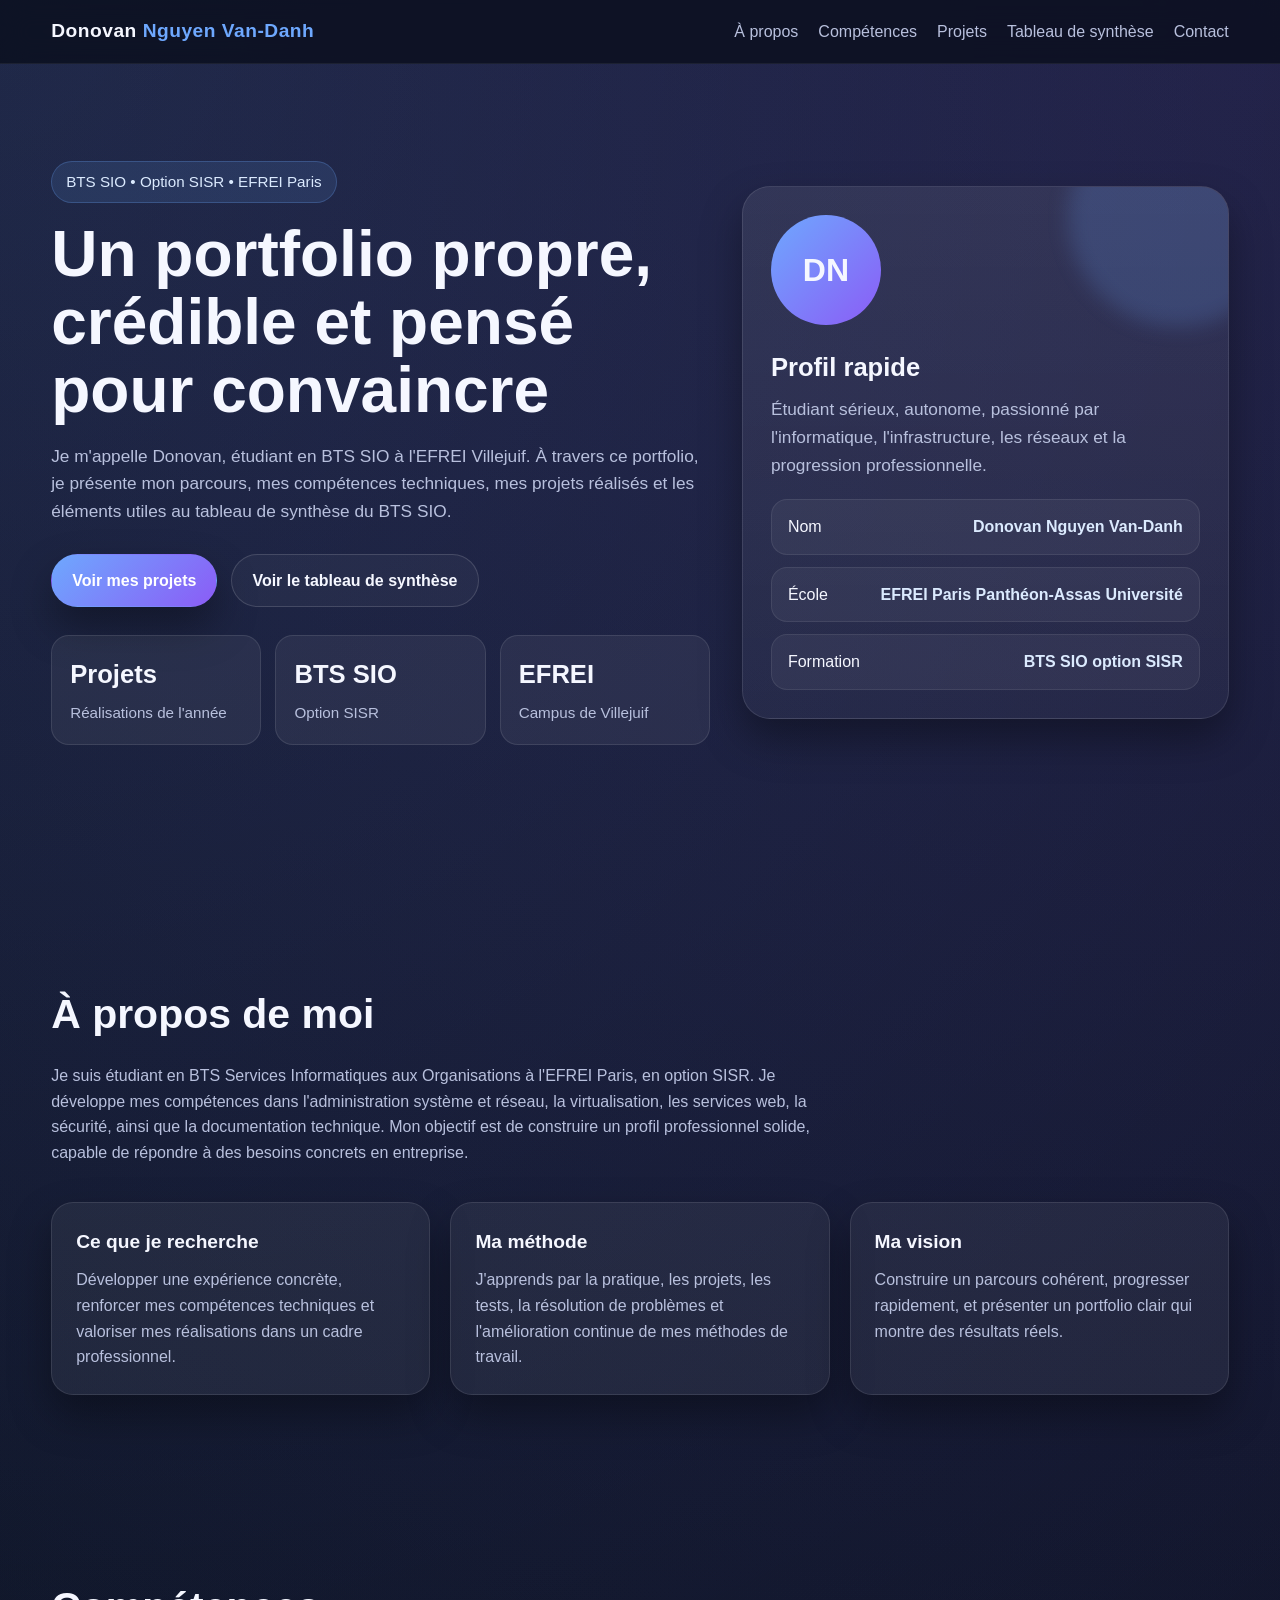
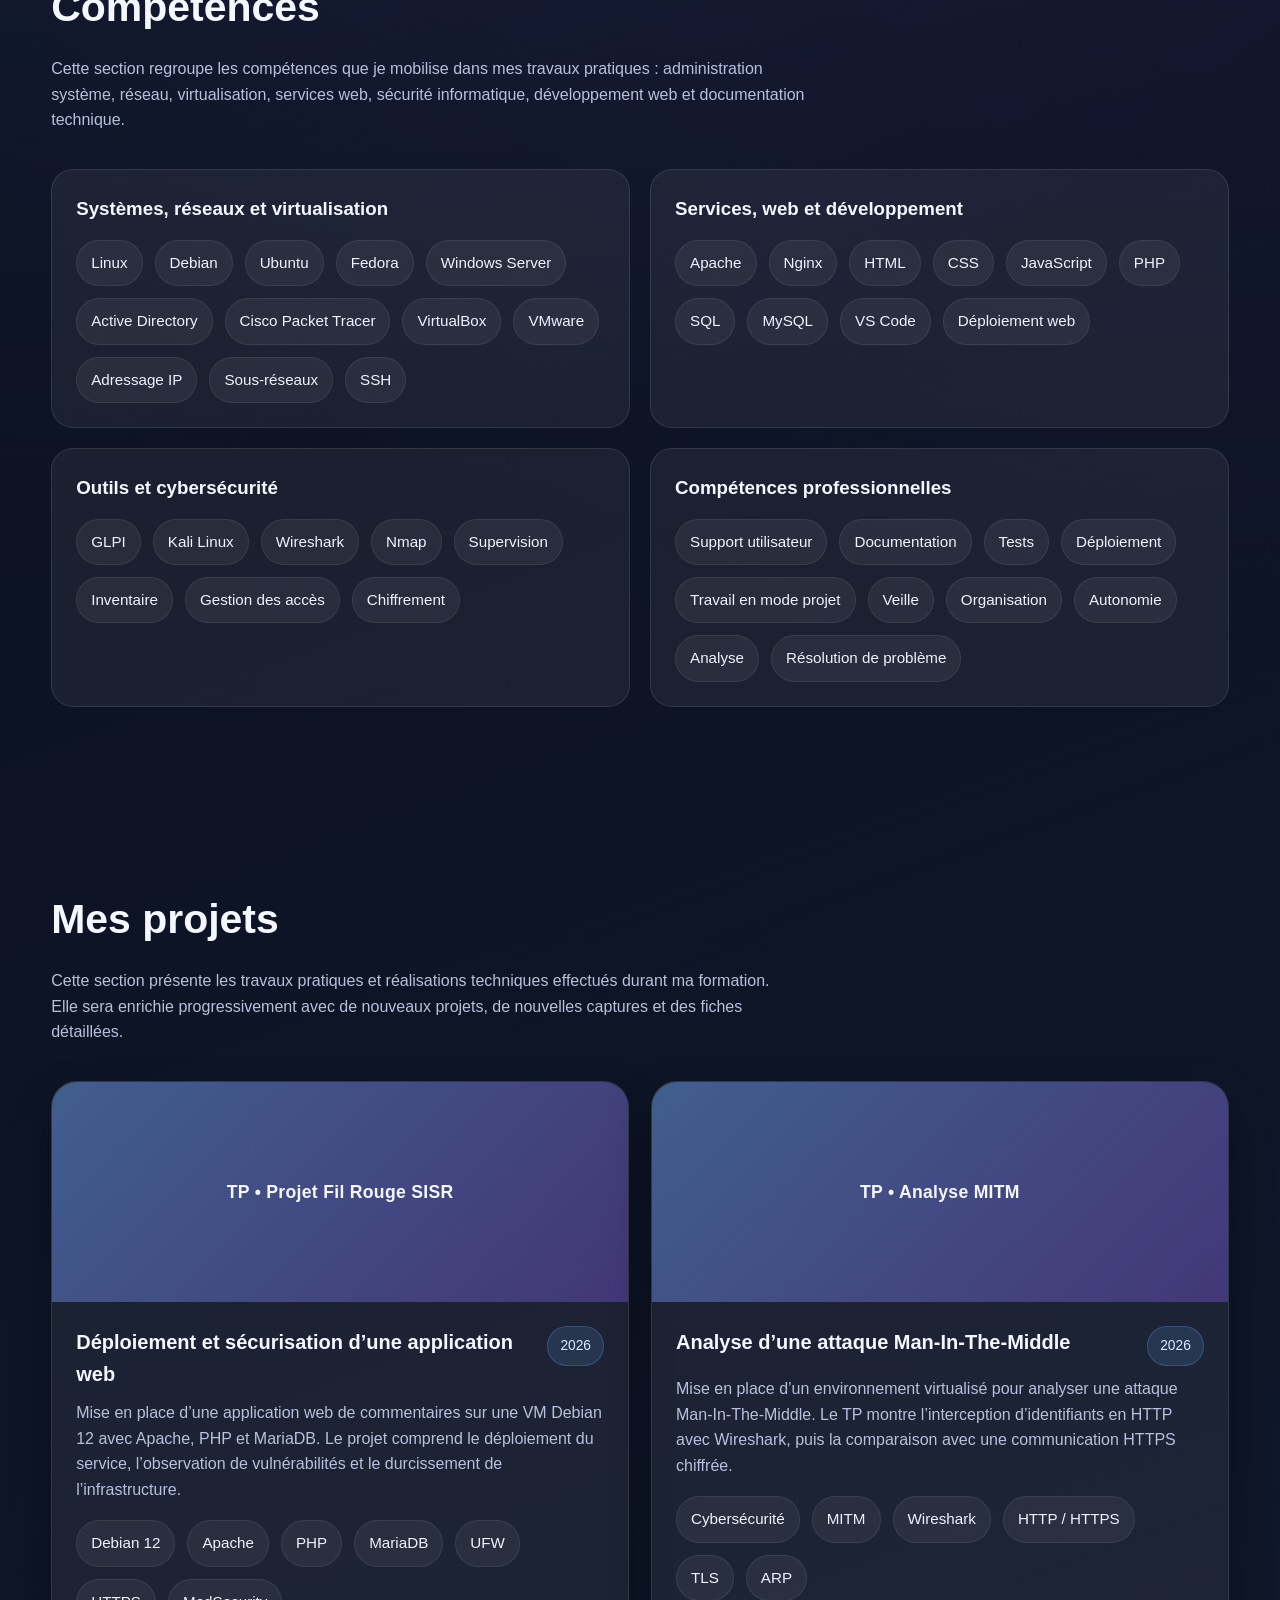
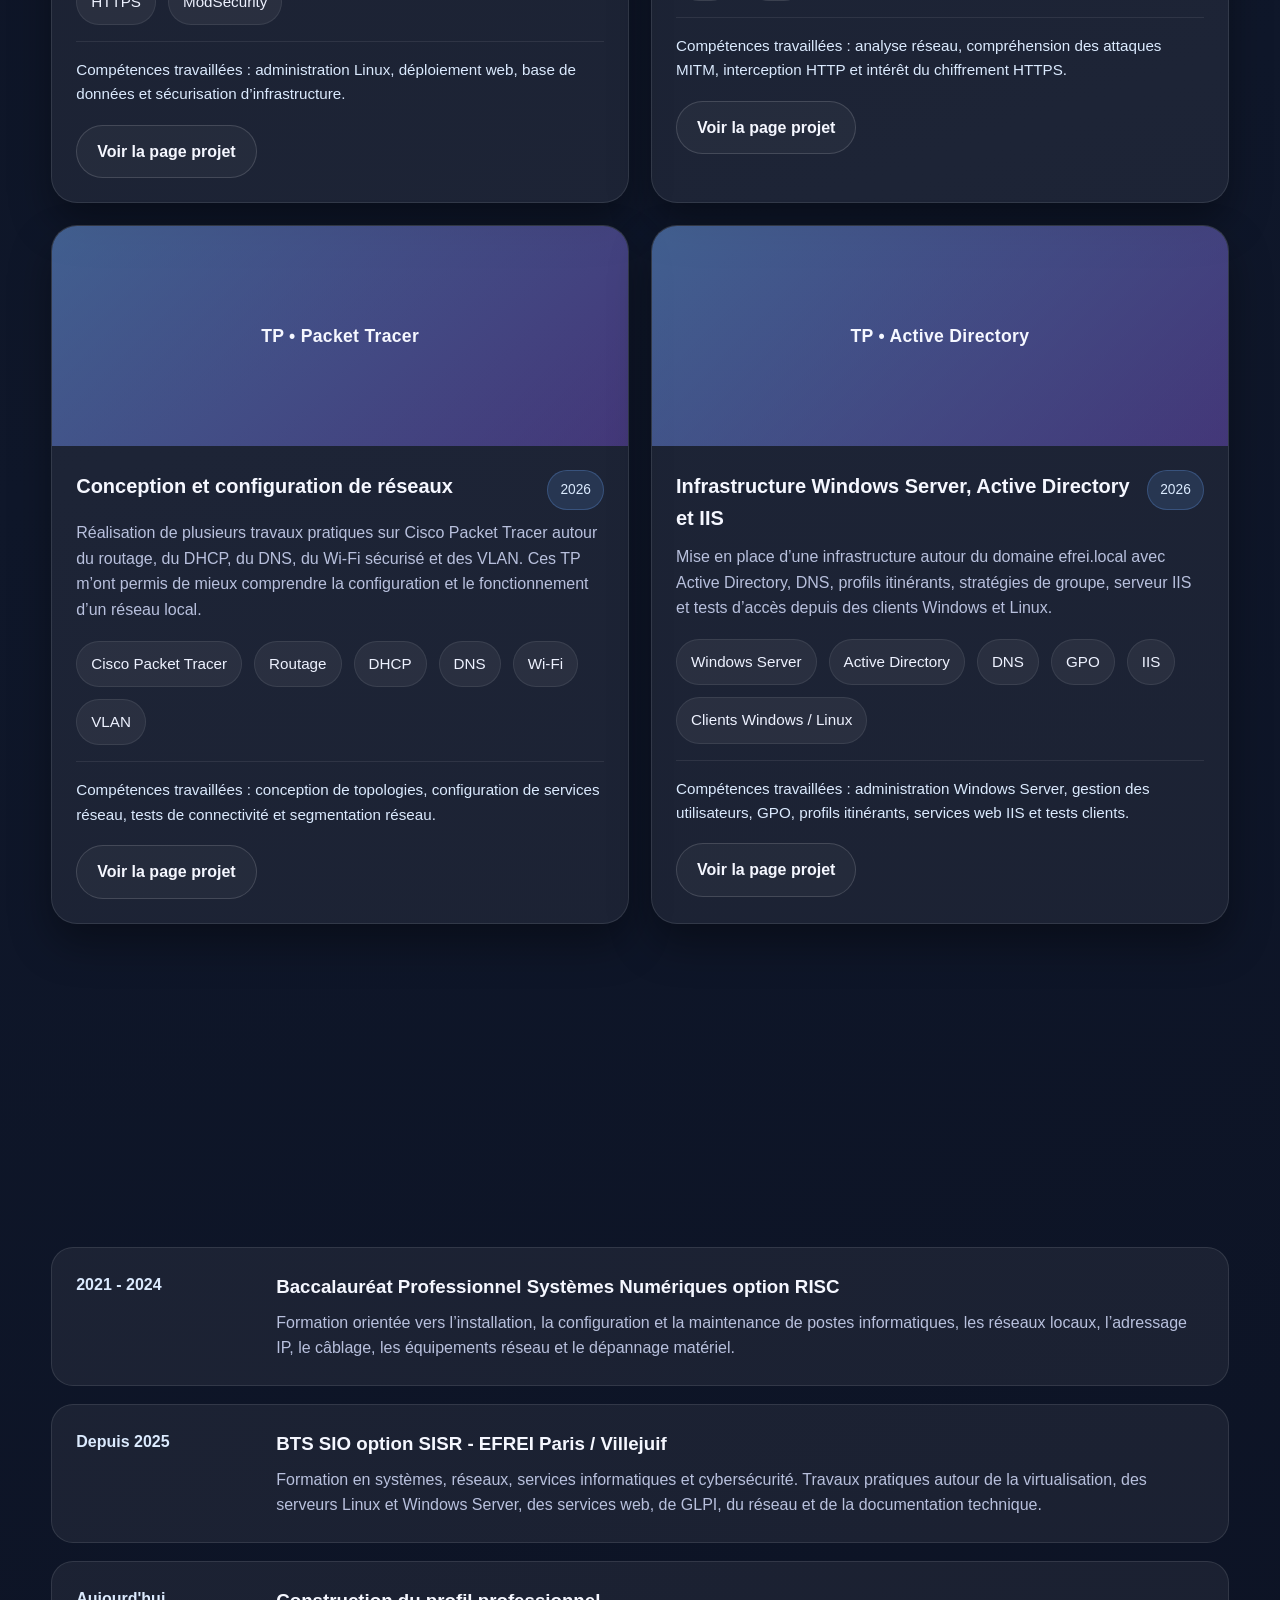
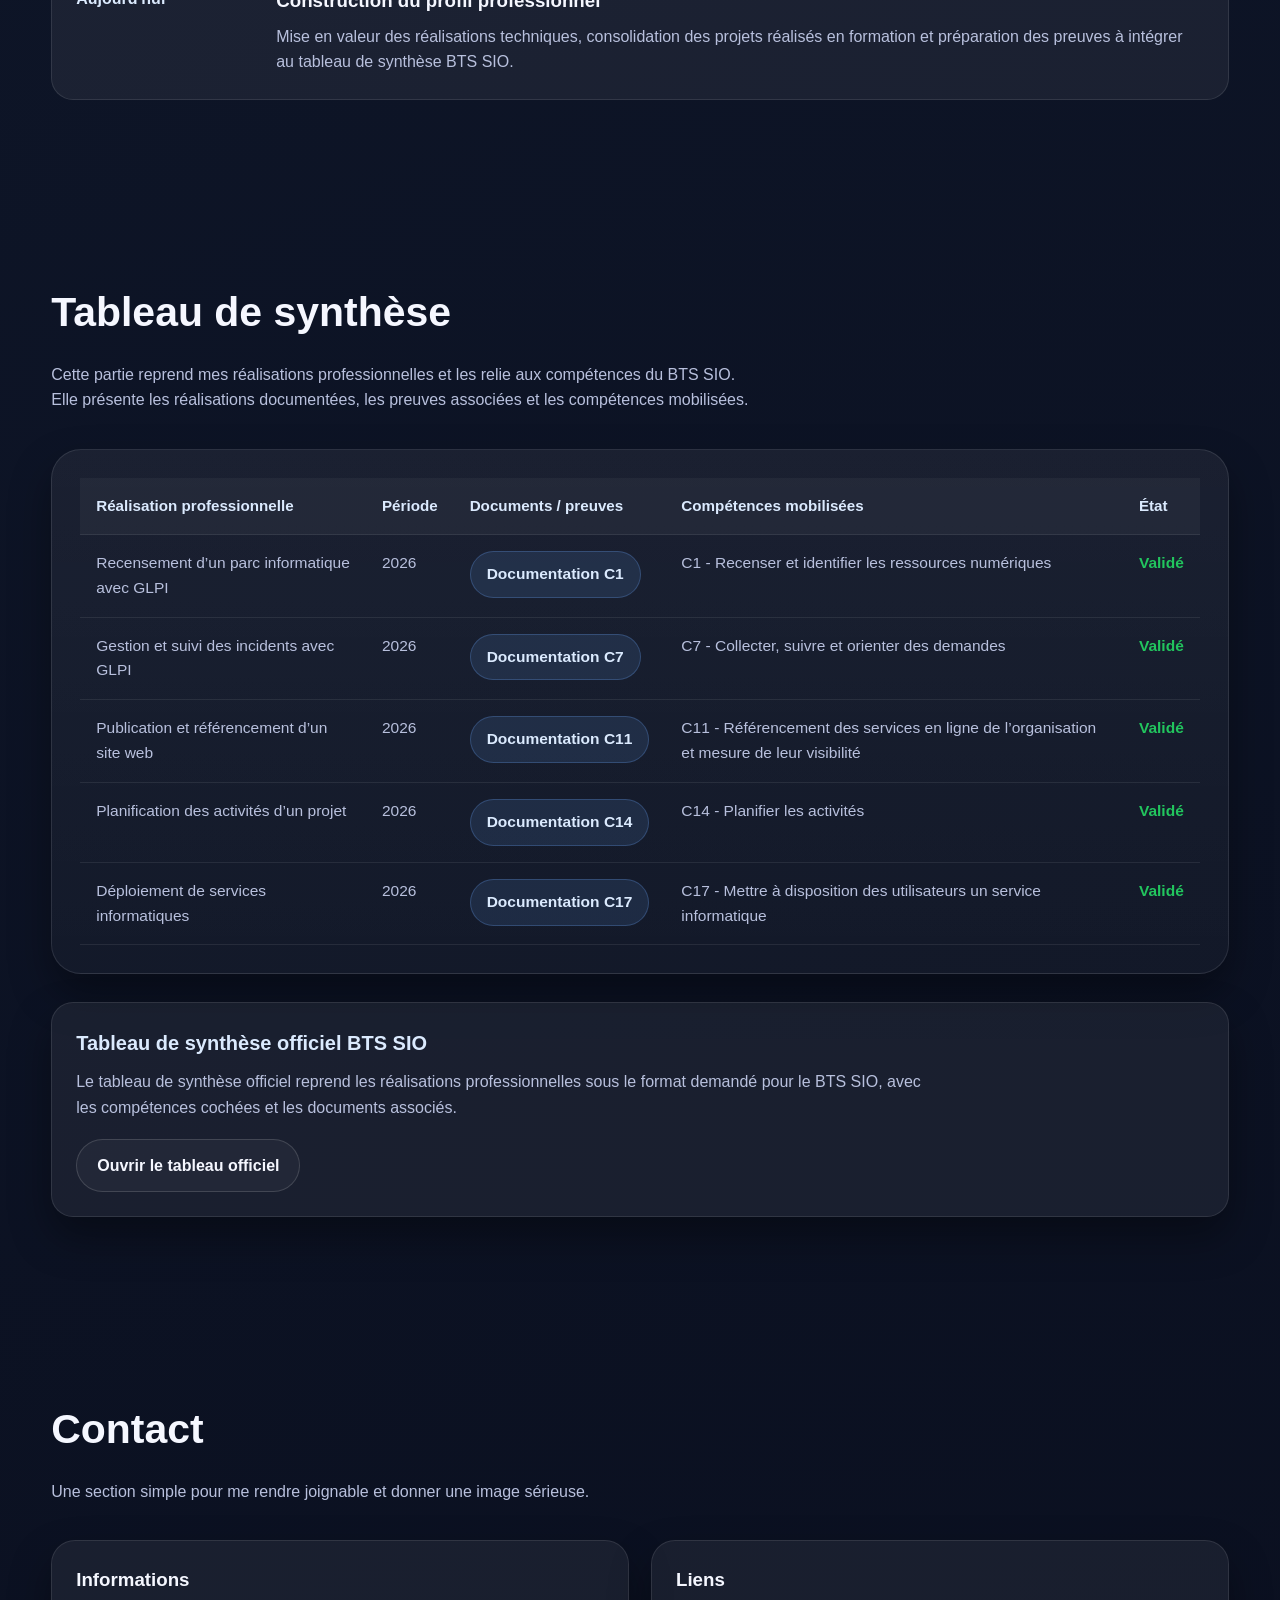
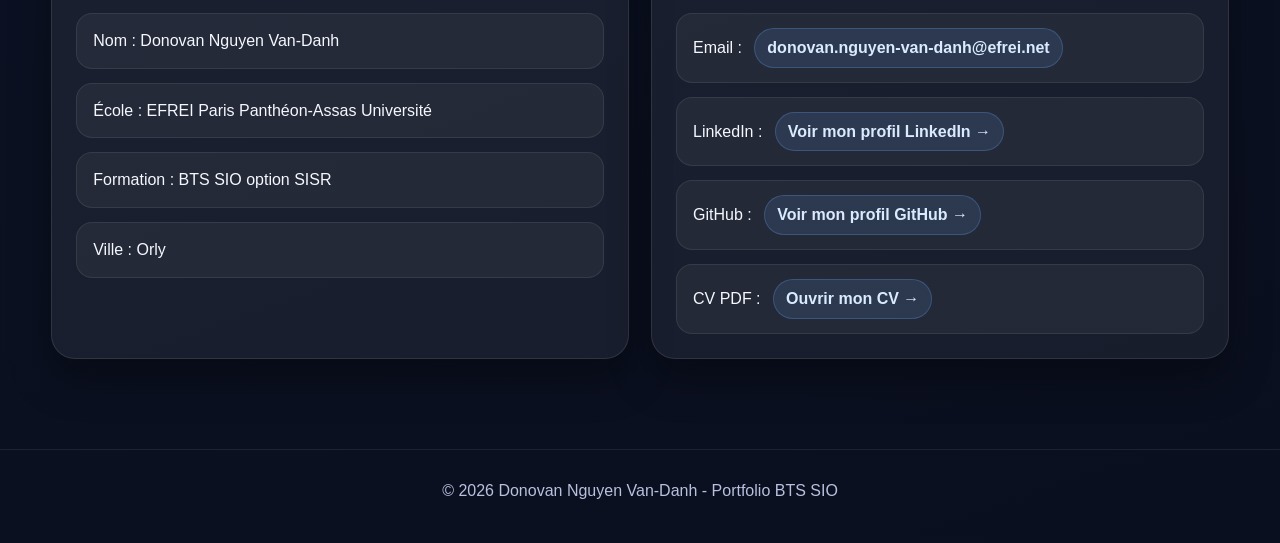
<file: index.html>
<!DOCTYPE html>
<html lang="fr">
<head>
  <meta charset="UTF-8" />
  <meta name="viewport" content="width=device-width, initial-scale=1.0" />
  <title>Portfolio BTS SIO - Donovan Nguyen Van-Danh</title>
  <link rel="stylesheet" href="style.css" />
</head>
<body>
  <header>
    <div class="container nav">
      <a href="#accueil" class="logo">Donovan <span>Nguyen Van-Danh</span></a>
      <nav class="nav-links">
        <a href="#a-propos">À propos</a>
        <a href="#competences">Compétences</a>
        <a href="#projets">Projets</a>
        <a href="#synthese">Tableau de synthèse</a>
        <a href="#contact">Contact</a>
      </nav>
    </div>
  </header>

  <main>
    <section class="hero" id="accueil">
      <div class="container hero-grid">
        <div class="reveal visible">
          <div class="badge">BTS SIO • Option SISR • EFREI Paris</div>
          <h1>Un portfolio propre, crédible et pensé pour convaincre</h1>
          <p>
            Je m'appelle Donovan, étudiant en BTS SIO à l'EFREI Villejuif.
            À travers ce portfolio, je présente mon parcours, mes compétences techniques,
            mes projets réalisés et les éléments utiles au tableau de synthèse du BTS SIO.
          </p>
          <div class="hero-actions">
            <a href="#projets" class="btn btn-primary">Voir mes projets</a>
            <a href="#synthese" class="btn btn-secondary">Voir le tableau de synthèse</a>
          </div>
          <div class="hero-stats">
            <div class="stat">
              <h3>Projets</h3>
              <p>Réalisations de l'année</p>
            </div>
            <div class="stat">
              <h3>BTS SIO</h3>
              <p>Option SISR</p>
            </div>
            <div class="stat">
              <h3>EFREI</h3>
              <p>Campus de Villejuif</p>
            </div>
          </div>
        </div>

        <div class="hero-card reveal visible">
          <div class="profile-circle">DN</div>
          <h2>Profil rapide</h2>
          <p>Étudiant sérieux, autonome, passionné par l'informatique, l'infrastructure, les réseaux et la progression professionnelle.</p>
          <div class="mini-list">
            <div class="mini-item"><span>Nom</span><span>Donovan Nguyen Van-Danh</span></div>
            <div class="mini-item"><span>École</span><span>EFREI Paris Panthéon-Assas Université</span></div>
            <div class="mini-item"><span>Formation</span><span>BTS SIO option SISR</span></div>
          </div>
        </div>
      </div>
    </section>

    <section id="a-propos">
      <div class="container">
        <h2 class="section-title reveal">À propos de moi</h2>
        <p class="section-text reveal">
          Je suis étudiant en BTS Services Informatiques aux Organisations à l'EFREI Paris, en option SISR.
          Je développe mes compétences dans l'administration système et réseau, la virtualisation,
          les services web, la sécurité, ainsi que la documentation technique. Mon objectif est de construire
          un profil professionnel solide, capable de répondre à des besoins concrets en entreprise.
        </p>

        <div class="cards">
          <article class="card reveal">
            <h3>Ce que je recherche</h3>
            <p>Développer une expérience concrète, renforcer mes compétences techniques et valoriser mes réalisations dans un cadre professionnel.</p>
          </article>
          <article class="card reveal">
            <h3>Ma méthode</h3>
            <p>J'apprends par la pratique, les projets, les tests, la résolution de problèmes et l'amélioration continue de mes méthodes de travail.</p>
          </article>
          <article class="card reveal">
            <h3>Ma vision</h3>
            <p>Construire un parcours cohérent, progresser rapidement, et présenter un portfolio clair qui montre des résultats réels.</p>
          </article>
        </div>
      </div>
    </section>

    <section id="competences">
      <div class="container">
        <h2 class="section-title reveal">Compétences</h2>
        <p class="section-text reveal">
          Cette section regroupe les compétences que je mobilise dans mes travaux pratiques :
          administration système, réseau, virtualisation, services web, sécurité informatique,
          développement web et documentation technique.
        </p>

        <div class="skills-grid">
          <div class="skills-box reveal">
            <h3>Systèmes, réseaux et virtualisation</h3>
            <div class="tags">
              <span class="tag">Linux</span>
              <span class="tag">Debian</span>
              <span class="tag">Ubuntu</span>
              <span class="tag">Fedora</span>
              <span class="tag">Windows Server</span>
              <span class="tag">Active Directory</span>
              <span class="tag">Cisco Packet Tracer</span>
              <span class="tag">VirtualBox</span>
              <span class="tag">VMware</span>
              <span class="tag">Adressage IP</span>
              <span class="tag">Sous-réseaux</span>
              <span class="tag">SSH</span>
            </div>
          </div>

          <div class="skills-box reveal">
            <h3>Services, web et développement</h3>
            <div class="tags">
              <span class="tag">Apache</span>
              <span class="tag">Nginx</span>
              <span class="tag">HTML</span>
              <span class="tag">CSS</span>
              <span class="tag">JavaScript</span>
              <span class="tag">PHP</span>
              <span class="tag">SQL</span>
              <span class="tag">MySQL</span>
              <span class="tag">VS Code</span>
              <span class="tag">Déploiement web</span>
            </div>
          </div>

          <div class="skills-box reveal">
            <h3>Outils et cybersécurité</h3>
            <div class="tags">
              <span class="tag">GLPI</span>
              <span class="tag">Kali Linux</span>
              <span class="tag">Wireshark</span>
              <span class="tag">Nmap</span>
              <span class="tag">Supervision</span>
              <span class="tag">Inventaire</span>
              <span class="tag">Gestion des accès</span>
              <span class="tag">Chiffrement</span>
            </div>
          </div>

          <div class="skills-box reveal">
            <h3>Compétences professionnelles</h3>
            <div class="tags">
              <span class="tag">Support utilisateur</span>
              <span class="tag">Documentation</span>
              <span class="tag">Tests</span>
              <span class="tag">Déploiement</span>
              <span class="tag">Travail en mode projet</span>
              <span class="tag">Veille</span>
              <span class="tag">Organisation</span>
              <span class="tag">Autonomie</span>
              <span class="tag">Analyse</span>
              <span class="tag">Résolution de problème</span>
            </div>
          </div>
        </div>
      </div>
    </section>

    <section id="projets">
      <div class="container">
        <h2 class="section-title reveal">Mes projets</h2>
       <p class="section-text reveal">
        Cette section présente les travaux pratiques et réalisations techniques effectués durant ma formation. <br>
        Elle sera enrichie progressivement avec de nouveaux projets, de nouvelles captures et des fiches détaillées.
      </p>

        <div class="projects-grid">
          <article class="project-card reveal">
            <div class="project-cover">TP • Projet Fil Rouge SISR</div>
            <div class="project-content">
              <div class="project-top">
                <h3>Déploiement et sécurisation d’une application web</h3>
                <span class="date-badge">2026</span>
              </div>
              <p>
                Mise en place d’une application web de commentaires sur une VM Debian 12 avec Apache,
                PHP et MariaDB. Le projet comprend le déploiement du service, l’observation de vulnérabilités
                et le durcissement de l’infrastructure.
              </p>
              <div class="tags">
                <span class="tag">Debian 12</span>
                <span class="tag">Apache</span>
                <span class="tag">PHP</span>
                <span class="tag">MariaDB</span>
                <span class="tag">UFW</span>
                <span class="tag">HTTPS</span>
                <span class="tag">ModSecurity</span>
              </div>
              <div class="project-meta">
                Compétences travaillées : administration Linux, déploiement web, base de données et sécurisation d’infrastructure.
              </div>
              <div class="project-links">
                <a href="projets/filrouge-sisr.html" class="btn btn-secondary">
                  Voir la page projet
                </a>
              </div>
            </div>
          </article>

          <article class="project-card reveal">
            <div class="project-cover">TP • Analyse MITM</div>
            <div class="project-content">
              <div class="project-top">
                <h3>Analyse d’une attaque Man-In-The-Middle</h3>
                <span class="date-badge">2026</span>
              </div>
              <p>
                Mise en place d’un environnement virtualisé pour analyser une attaque Man-In-The-Middle.
                Le TP montre l’interception d’identifiants en HTTP avec Wireshark, puis la comparaison
                avec une communication HTTPS chiffrée.
              </p>
              <div class="tags">
                <span class="tag">Cybersécurité</span>
                <span class="tag">MITM</span>
                <span class="tag">Wireshark</span>
                <span class="tag">HTTP / HTTPS</span>
                <span class="tag">TLS</span>
                <span class="tag">ARP</span>
              </div>
              <div class="project-meta">
                Compétences travaillées : analyse réseau, compréhension des attaques MITM, interception HTTP et intérêt du chiffrement HTTPS.
              </div>
              <div class="project-links">
                <a href="projets/tp-mitm.html" class="btn btn-secondary">
                  Voir la page projet
                </a>
              </div>
            </div>
          </article>

          <article class="project-card reveal">
            <div class="project-cover">TP • Packet Tracer</div>
            <div class="project-content">
              <div class="project-top">
                <h3>Conception et configuration de réseaux</h3>
                <span class="date-badge">2026</span>
              </div>
              <p>
                Réalisation de plusieurs travaux pratiques sur Cisco Packet Tracer autour du routage,
                du DHCP, du DNS, du Wi-Fi sécurisé et des VLAN. Ces TP m’ont permis de mieux comprendre
                la configuration et le fonctionnement d’un réseau local.
              </p>
              <div class="tags">
                <span class="tag">Cisco Packet Tracer</span>
                <span class="tag">Routage</span>
                <span class="tag">DHCP</span>
                <span class="tag">DNS</span>
                <span class="tag">Wi-Fi</span>
                <span class="tag">VLAN</span>
              </div>
              <div class="project-meta">
                Compétences travaillées : conception de topologies, configuration de services réseau, tests de connectivité et segmentation réseau.
              </div>
              <div class="project-links">
                <a href="projets/tp-packet-tracer.html" class="btn btn-secondary">
                  Voir la page projet
                </a>
              </div>
            </div>
          </article>

          <article class="project-card reveal">
            <div class="project-cover">TP • Active Directory</div>
            <div class="project-content">
              <div class="project-top">
                <h3>Infrastructure Windows Server, Active Directory et IIS</h3>
                <span class="date-badge">2026</span>
              </div>
              <p>
                Mise en place d’une infrastructure autour du domaine efrei.local avec Active Directory,
                DNS, profils itinérants, stratégies de groupe, serveur IIS et tests d’accès depuis
                des clients Windows et Linux.
              </p>
              <div class="tags">
                <span class="tag">Windows Server</span>
                <span class="tag">Active Directory</span>
                <span class="tag">DNS</span>
                <span class="tag">GPO</span>
                <span class="tag">IIS</span>
                <span class="tag">Clients Windows / Linux</span>
              </div>
              <div class="project-meta">
                Compétences travaillées : administration Windows Server, gestion des utilisateurs, GPO, profils itinérants, services web IIS et tests clients.
              </div>
              <div class="project-links">
                <a href="projets/tp-active-directory.html" class="btn btn-secondary">
                  Voir la page projet
                </a>
              </div>
            </div>
          </article>                          
        </div>
      </div>
    </section>

    <section id="parcours">
      <div class="container">
        <h2 class="section-title reveal">Parcours</h2>
        <p class="section-text reveal">Une frise simple et lisible pour montrer mon évolution scolaire et professionnelle.</p>
        <div class="timeline">
          <div class="timeline-item reveal">
            <div class="timeline-date">2021 - 2024</div>
            <div>
              <h3>Baccalauréat Professionnel Systèmes Numériques option RISC</h3>
              <p>
                Formation orientée vers l’installation, la configuration et la maintenance de postes informatiques,
                les réseaux locaux, l’adressage IP, le câblage, les équipements réseau et le dépannage matériel.
              </p>
            </div>
          </div>

          <div class="timeline-item reveal">
            <div class="timeline-date">Depuis 2025</div>
            <div>
              <h3>BTS SIO option SISR - EFREI Paris / Villejuif</h3>
              <p>
                Formation en systèmes, réseaux, services informatiques et cybersécurité.
                Travaux pratiques autour de la virtualisation, des serveurs Linux et Windows Server,
                des services web, de GLPI, du réseau et de la documentation technique.
              </p>
            </div>
          </div>

          <div class="timeline-item reveal">
            <div class="timeline-date">Aujourd'hui</div>
            <div>
              <h3>Construction du profil professionnel</h3>
              <p>
                Mise en valeur des réalisations techniques, consolidation des projets réalisés en formation
                et préparation des preuves à intégrer au tableau de synthèse BTS SIO.
              </p>
            </div>
          </div>
        </div>
      </div>
    </section>

    <section id="synthese">
      <div class="container">
        <h2 class="section-title reveal">Tableau de synthèse</h2>
        <p class="section-text reveal">
          Cette partie reprend mes réalisations professionnelles et les relie aux compétences du BTS SIO. <br>
          Elle présente les réalisations documentées, les preuves associées et les compétences mobilisées.
        </p>
        <div class="synthese-wrap reveal">
          <table>
            <thead>
              <tr>
                <th>Réalisation professionnelle</th>
                <th>Période</th>
                <th>Documents / preuves</th>
                <th>Compétences mobilisées</th>
                <th>État</th>
              </tr>
            </thead>
            <tbody>
              <tr>
                <td>Recensement d’un parc informatique avec GLPI</td>
                <td>2026</td>
                <td>
                  <a href="projets/c1-recensement-parc-glpi.html" target="_blank" rel="noopener noreferrer" class="table-link">
                    Documentation C1
                  </a>
                </td>
                <td>C1 - Recenser et identifier les ressources numériques</td>
                <td class="check">Validé</td>
              </tr>
              <tr>
                <td>Gestion et suivi des incidents avec GLPI</td>
                <td>2026</td>
                <td>
                  <a href="projets/c7-gestion-incidents-glpi.html" target="_blank" rel="noopener noreferrer" class="table-link">
                    Documentation C7
                  </a>
                </td>
                <td>C7 - Collecter, suivre et orienter des demandes</td>
                <td class="check">Validé</td>
              </tr>
              <tr>
                <td>Publication et référencement d’un site web</td>
                <td>2026</td>
                <td>
                <a href="projets/c11-publication-referencement.html" target="_blank" rel="noopener noreferrer" class="table-link">
                Documentation C11
                </a>
                </td> 
                <td>C11 - Référencement des services en ligne de l’organisation et mesure de leur visibilité</td>
                <td class="check">Validé</td>
              </tr>
              <tr>
                <td>Planification des activités d’un projet</td>
                <td>2026</td>
                <td>
                  <a href="projets/c14-planification-activites.html" target="_blank" rel="noopener noreferrer" class="table-link">
                    Documentation C14
                  </a>
                </td>
                <td>C14 - Planifier les activités</td>
                <td class="check">Validé</td>
              </tr>
              <tr>
                <td>Déploiement de services informatiques</td>
                <td>2026</td>
                <td>
                  <a href="projets/c17-deploiement-services.html" target="_blank" rel="noopener noreferrer" class="table-link">
                    Documentation C17
                  </a>
                </td>
                <td>C17 - Mettre à disposition des utilisateurs un service informatique</td>
                <td class="check">Validé</td>
              </tr>              
            </tbody>
          </table>
        </div>
        <div class="official-synthese reveal">
          <h3>Tableau de synthèse officiel BTS SIO</h3>
          <p>
            Le tableau de synthèse officiel reprend les réalisations professionnelles sous le format demandé
            pour le BTS SIO, avec les compétences cochées et les documents associés.
          </p>

          <div class="project-links">
            <a href="documents/tableau-synthese-officiel.pdf" target="_blank" rel="noopener noreferrer" class="btn btn-secondary">
              Ouvrir le tableau officiel
            </a>
          </div>
        </div>
      </div>
    </section>

    <section id="contact">
      <div class="container">
        <h2 class="section-title reveal">Contact</h2>
        <p class="section-text reveal">Une section simple pour me rendre joignable et donner une image sérieuse.</p>
        <div class="contact-grid">
          <div class="contact-card reveal">
            <h3>Informations</h3>
            <div class="contact-list">
              <div class="contact-item">Nom : Donovan Nguyen Van-Danh</div>
              <div class="contact-item">École : EFREI Paris Panthéon-Assas Université</div>
              <div class="contact-item">Formation : BTS SIO option SISR</div>
              <div class="contact-item">Ville : Orly</div>
            </div>
          </div>
          <div class="contact-card reveal">
            <h3>Liens</h3>
            <div class="contact-list">
              <div class="contact-item">Email :  <a href="mailto:donovan.nguyen-van-danh@efrei.net" class="contact-link">donovan.nguyen-van-danh@efrei.net</a></div>
              <div class="contact-item">LinkedIn : <a href="https://www.linkedin.com/in/donovan-nguyen-van-danh" target="_blank" rel="noopener noreferrer" class="contact-link">
                Voir mon profil LinkedIn →</a> </div>
              <div class="contact-item">GitHub : <a href="https://github.com/donovanngvd" target="_blank" rel="noopener noreferrer" class="contact-link">Voir mon profil GitHub →</a></div>
              <div class="contact-item">CV PDF :  <a href="documents/CV_Donovan_Nguyen_Stage_BTS_SIO_SISR.pdf" target="_blank" rel="noopener noreferrer" class="contact-link">
        Ouvrir mon CV →
      </a></div> 
            </div>
          </div>
        </div>
      </div>
    </section>
  </main>
  <footer>
    <div class="container">
      <p>© 2026 Donovan Nguyen Van-Danh - Portfolio BTS SIO</p>
    </div>
  </footer>

  <script>
    const observer = new IntersectionObserver((entries) => {
      entries.forEach(entry => {
        if (entry.isIntersecting) {
          entry.target.classList.add('visible');
        }
      });
    }, { threshold: 0.12 });

    document.querySelectorAll('.reveal').forEach(el => observer.observe(el));
  </script>
</body>
</html>
</file>
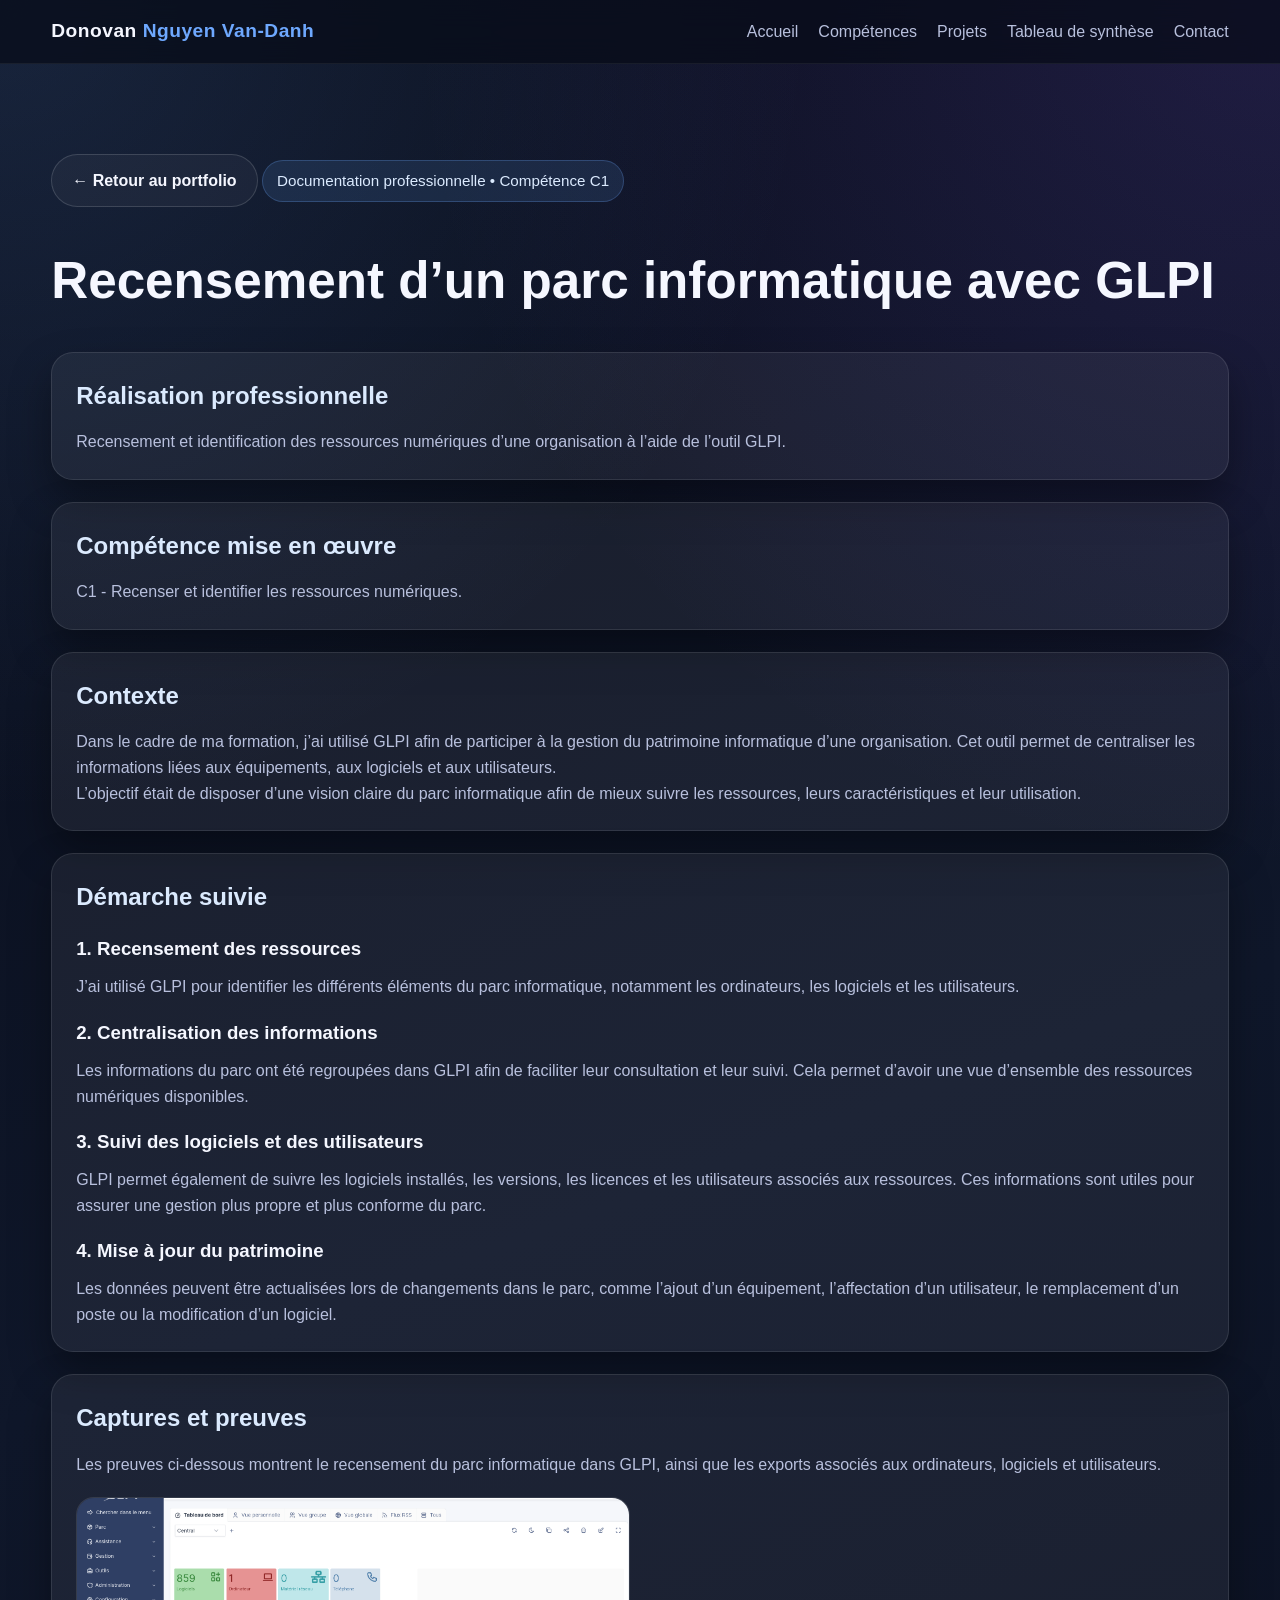
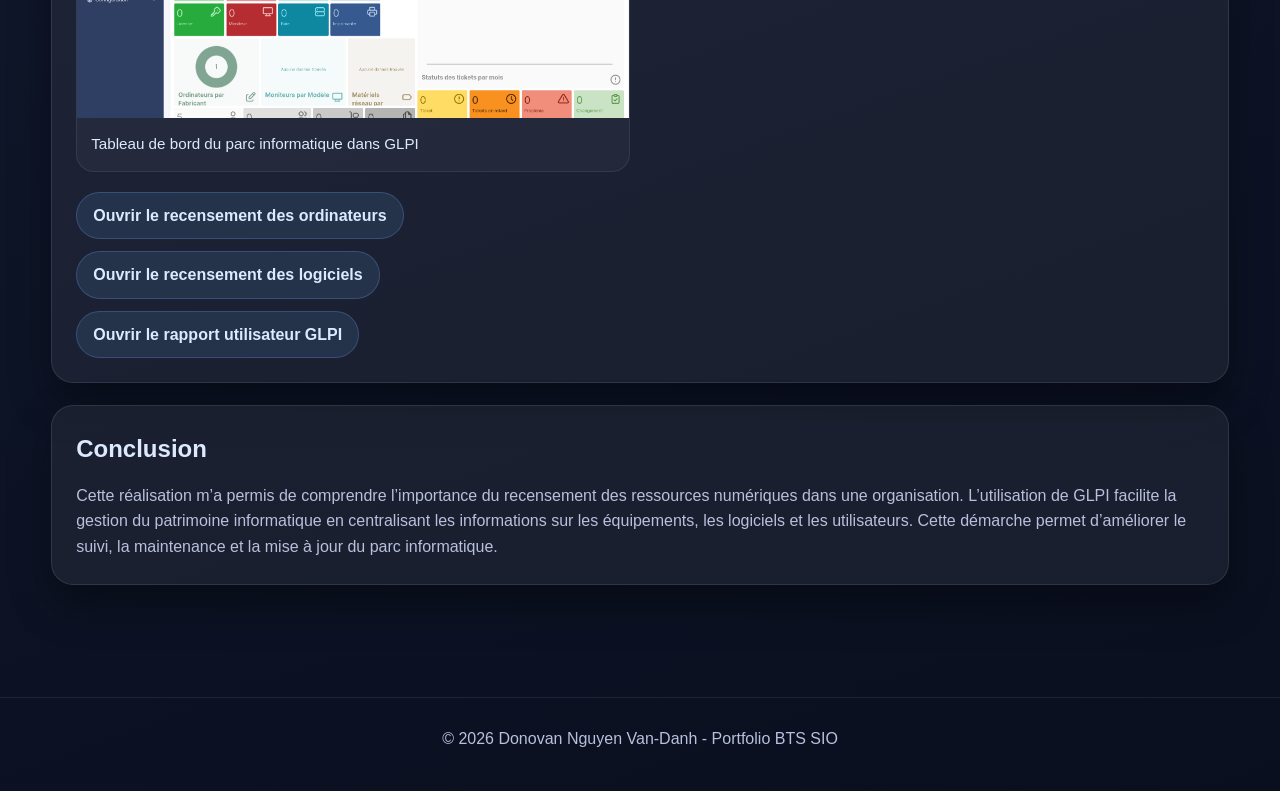
<file: projets/c1-recensement-parc-glpi.html>
<!DOCTYPE html>
<html lang="fr">
<head>
  <meta charset="UTF-8" />
  <meta name="viewport" content="width=device-width, initial-scale=1.0" />
  <title>C1 - Recensement d’un parc informatique avec GLPI</title>
  <link rel="stylesheet" href="../style.css" />
</head>
<body>
  <header>
    <div class="container nav">
      <a href="../index.html" class="logo">Donovan <span>Nguyen Van-Danh</span></a>
      <nav class="nav-links">
        <a href="../index.html#accueil">Accueil</a>
        <a href="../index.html#competences">Compétences</a>
        <a href="../index.html#projets">Projets</a>
        <a href="../index.html#synthese">Tableau de synthèse</a>
        <a href="../index.html#contact">Contact</a>
      </nav>
    </div>
  </header>

  <main>
    <section class="project-detail">
      <div class="container">
        <a href="../index.html" class="btn btn-secondary">← Retour au portfolio</a>

        <div class="badge">Documentation professionnelle • Compétence C1</div>

        <h1>Recensement d’un parc informatique avec GLPI</h1>

        <div class="detail-card">
          <h2>Réalisation professionnelle</h2>
          <p>
            Recensement et identification des ressources numériques d’une organisation à l’aide de l’outil GLPI.
          </p>
        </div>

        <div class="detail-card">
          <h2>Compétence mise en œuvre</h2>
          <p>
            C1 - Recenser et identifier les ressources numériques.
          </p>
        </div>

        <div class="detail-card">
          <h2>Contexte</h2>
          <p>
            Dans le cadre de ma formation, j’ai utilisé GLPI afin de participer à la gestion du patrimoine informatique
            d’une organisation. Cet outil permet de centraliser les informations liées aux équipements, aux logiciels
            et aux utilisateurs.
          </p>
          <p>
            L’objectif était de disposer d’une vision claire du parc informatique afin de mieux suivre les ressources,
            leurs caractéristiques et leur utilisation.
          </p>
        </div>

        <div class="detail-card">
          <h2>Démarche suivie</h2>

          <h3>1. Recensement des ressources</h3>
          <p>
            J’ai utilisé GLPI pour identifier les différents éléments du parc informatique, notamment les ordinateurs,
            les logiciels et les utilisateurs.
          </p>

          <h3>2. Centralisation des informations</h3>
          <p>
            Les informations du parc ont été regroupées dans GLPI afin de faciliter leur consultation et leur suivi.
            Cela permet d’avoir une vue d’ensemble des ressources numériques disponibles.
          </p>

          <h3>3. Suivi des logiciels et des utilisateurs</h3>
          <p>
            GLPI permet également de suivre les logiciels installés, les versions, les licences et les utilisateurs associés
            aux ressources. Ces informations sont utiles pour assurer une gestion plus propre et plus conforme du parc.
          </p>

          <h3>4. Mise à jour du patrimoine</h3>
          <p>
            Les données peuvent être actualisées lors de changements dans le parc, comme l’ajout d’un équipement,
            l’affectation d’un utilisateur, le remplacement d’un poste ou la modification d’un logiciel.
          </p>
        </div>

        <div class="detail-card">
          <h2>Captures et preuves</h2>
          <p>
            Les preuves ci-dessous montrent le recensement du parc informatique dans GLPI, ainsi que les exports associés
            aux ordinateurs, logiciels et utilisateurs.
          </p>

          <div class="captures-grid">
            <figure class="capture-card">
              <a href="../captures/c1/parc_complet.png" target="_blank">
                <img src="../captures/c1/parc_complet.png" alt="Tableau de bord du parc informatique dans GLPI">
              </a>
              <figcaption>Tableau de bord du parc informatique dans GLPI</figcaption>
            </figure>
          </div>

          <p style="margin-top: 20px;">
            <a href="../documents/c1/recensement_ordinateurs.pdf" target="_blank" rel="noopener noreferrer" class="table-link">
              Ouvrir le recensement des ordinateurs
            </a>
          </p>

          <p style="margin-top: 12px;">
            <a href="../documents/c1/recensement_logiciels.pdf" target="_blank" rel="noopener noreferrer" class="table-link">
              Ouvrir le recensement des logiciels
            </a>
          </p>

          <p style="margin-top: 12px;">
            <a href="../documents/c1/rapport_utilisateur_glpi.pdf" target="_blank" rel="noopener noreferrer" class="table-link">
              Ouvrir le rapport utilisateur GLPI
            </a>
          </p>
        </div>

        <div class="detail-card">
          <h2>Conclusion</h2>
          <p>
            Cette réalisation m’a permis de comprendre l’importance du recensement des ressources numériques dans
            une organisation. L’utilisation de GLPI facilite la gestion du patrimoine informatique en centralisant
            les informations sur les équipements, les logiciels et les utilisateurs. Cette démarche permet d’améliorer
            le suivi, la maintenance et la mise à jour du parc informatique.
          </p>
        </div>
      </div>
    </section>
  </main>

  <footer>
    <div class="container">
      <p>© 2026 Donovan Nguyen Van-Danh - Portfolio BTS SIO</p>
    </div>
  </footer>
</body>
</html>
</file>
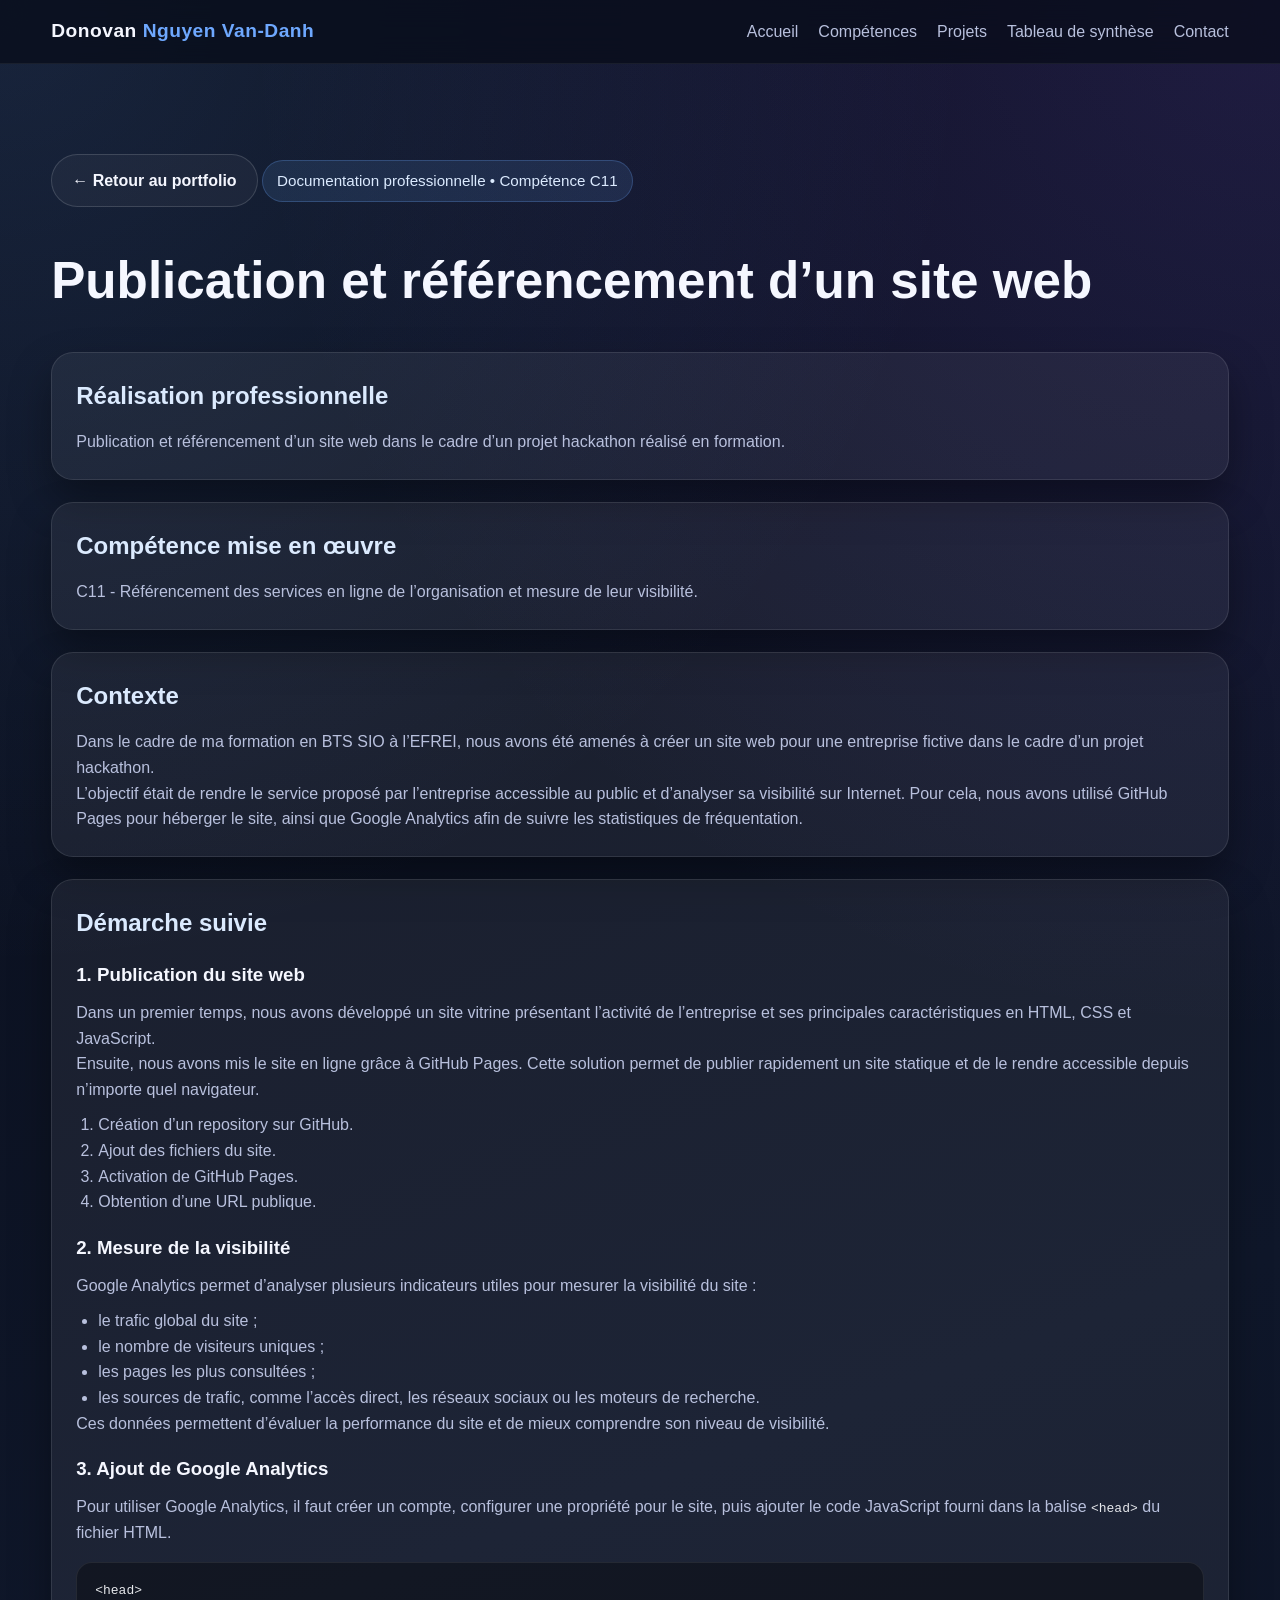
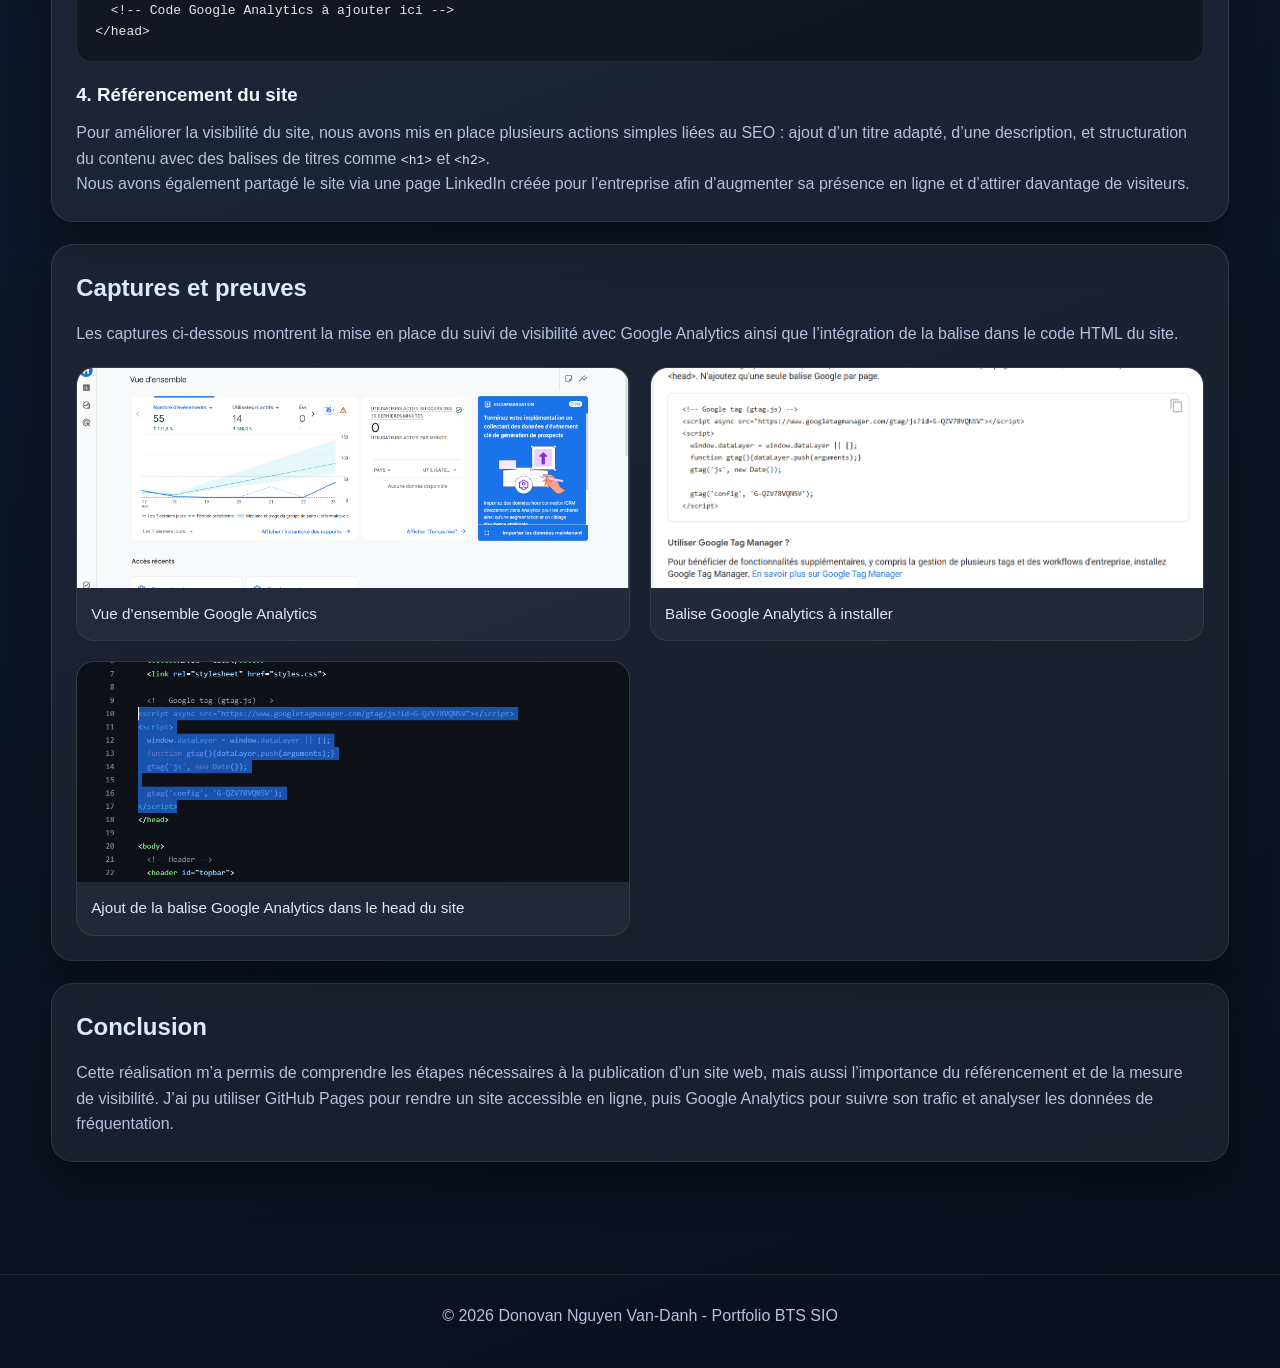
<file: projets/c11-publication-referencement.html>
<!DOCTYPE html>
<html lang="fr">
<head>
  <meta charset="UTF-8" />
  <meta name="viewport" content="width=device-width, initial-scale=1.0" />
  <title>C11 - Publication et référencement d’un site web</title>
  <link rel="stylesheet" href="../style.css" />
</head>
<body>
  <header>
    <div class="container nav">
      <a href="../index.html" class="logo">Donovan <span>Nguyen Van-Danh</span></a>
      <nav class="nav-links">
        <a href="../index.html#accueil">Accueil</a>
        <a href="../index.html#competences">Compétences</a>
        <a href="../index.html#projets">Projets</a>
        <a href="../index.html#synthese">Tableau de synthèse</a>
        <a href="../index.html#contact">Contact</a>
      </nav>
    </div>
  </header>

  <main>
    <section class="project-detail">
      <div class="container">
        <a href="../index.html" class="btn btn-secondary">← Retour au portfolio</a>

        <div class="badge">Documentation professionnelle • Compétence C11</div>

        <h1>Publication et référencement d’un site web</h1>

        <div class="detail-card">
          <h2>Réalisation professionnelle</h2>
          <p>Publication et référencement d’un site web dans le cadre d’un projet hackathon réalisé en formation.</p>
        </div>

        <div class="detail-card">
          <h2>Compétence mise en œuvre</h2>
          <p>C11 - Référencement des services en ligne de l’organisation et mesure de leur visibilité.</p>
        </div>

        <div class="detail-card">
          <h2>Contexte</h2>
          <p>
            Dans le cadre de ma formation en BTS SIO à l’EFREI, nous avons été amenés à créer un site web
            pour une entreprise fictive dans le cadre d’un projet hackathon.
          </p>
          <p>
            L’objectif était de rendre le service proposé par l’entreprise accessible au public et d’analyser
            sa visibilité sur Internet. Pour cela, nous avons utilisé GitHub Pages pour héberger le site,
            ainsi que Google Analytics afin de suivre les statistiques de fréquentation.
          </p>
        </div>

        <div class="detail-card">
          <h2>Démarche suivie</h2>

          <h3>1. Publication du site web</h3>
          <p>
            Dans un premier temps, nous avons développé un site vitrine présentant l’activité de l’entreprise
            et ses principales caractéristiques en HTML, CSS et JavaScript.
          </p>
          <p>
            Ensuite, nous avons mis le site en ligne grâce à GitHub Pages. Cette solution permet de publier
            rapidement un site statique et de le rendre accessible depuis n’importe quel navigateur.
          </p>

          <ol>
            <li>Création d’un repository sur GitHub.</li>
            <li>Ajout des fichiers du site.</li>
            <li>Activation de GitHub Pages.</li>
            <li>Obtention d’une URL publique.</li>
          </ol>

          <h3>2. Mesure de la visibilité</h3>
          <p>
            Google Analytics permet d’analyser plusieurs indicateurs utiles pour mesurer la visibilité du site :
          </p>
          <ul>
            <li>le trafic global du site ;</li>
            <li>le nombre de visiteurs uniques ;</li>
            <li>les pages les plus consultées ;</li>
            <li>les sources de trafic, comme l’accès direct, les réseaux sociaux ou les moteurs de recherche.</li>
          </ul>
          <p>
            Ces données permettent d’évaluer la performance du site et de mieux comprendre son niveau de visibilité.
          </p>

          <h3>3. Ajout de Google Analytics</h3>
          <p>
            Pour utiliser Google Analytics, il faut créer un compte, configurer une propriété pour le site,
            puis ajouter le code JavaScript fourni dans la balise <code>&lt;head&gt;</code> du fichier HTML.
          </p>

          <pre><code>&lt;head&gt;
  &lt;!-- Code Google Analytics à ajouter ici --&gt;
&lt;/head&gt;</code></pre>

          <h3>4. Référencement du site</h3>
          <p>
            Pour améliorer la visibilité du site, nous avons mis en place plusieurs actions simples liées au SEO :
            ajout d’un titre adapté, d’une description, et structuration du contenu avec des balises de titres
            comme <code>&lt;h1&gt;</code> et <code>&lt;h2&gt;</code>.
          </p>
          <p>
            Nous avons également partagé le site via une page LinkedIn créée pour l’entreprise afin d’augmenter
            sa présence en ligne et d’attirer davantage de visiteurs.
          </p>
        </div>

        <div class="detail-card">
            <h2>Captures et preuves</h2>
            <p>
                Les captures ci-dessous montrent la mise en place du suivi de visibilité avec Google Analytics
                ainsi que l’intégration de la balise dans le code HTML du site.
            </p>

            <div class="captures-grid">
                <figure class="capture-card">
                <a href="../captures/c11/analytics-vue-ensemble.png" target="_blank">
                    <img src="../captures/c11/analytics-vue-ensemble.png" alt="Vue d’ensemble Google Analytics">
                </a>
                <figcaption>Vue d’ensemble Google Analytics</figcaption>
                </figure>

                <figure class="capture-card">
                <a href="../captures/c11/balise-google-analytics.png" target="_blank">
                    <img src="../captures/c11/balise-google-analytics.png" alt="Balise Google Analytics à installer">
                </a>
                <figcaption>Balise Google Analytics à installer</figcaption>
                </figure>

                <figure class="capture-card">
                <a href="../captures/c11/code-balise-head.png" target="_blank">
                    <img src="../captures/c11/code-balise-head.png" alt="Ajout de la balise Google Analytics dans le head">
                </a>
                <figcaption>Ajout de la balise Google Analytics dans le head du site</figcaption>
                </figure>
            </div>
            </div>

        <div class="detail-card">
          <h2>Conclusion</h2>
          <p>
            Cette réalisation m’a permis de comprendre les étapes nécessaires à la publication d’un site web,
            mais aussi l’importance du référencement et de la mesure de visibilité. J’ai pu utiliser GitHub Pages
            pour rendre un site accessible en ligne, puis Google Analytics pour suivre son trafic et analyser
            les données de fréquentation.
          </p>
        </div>
      </div>
    </section>
  </main>

  <footer>
    <div class="container">
      <p>© 2026 Donovan Nguyen Van-Danh - Portfolio BTS SIO</p>
    </div>
  </footer>
</body>
</html>
</file>
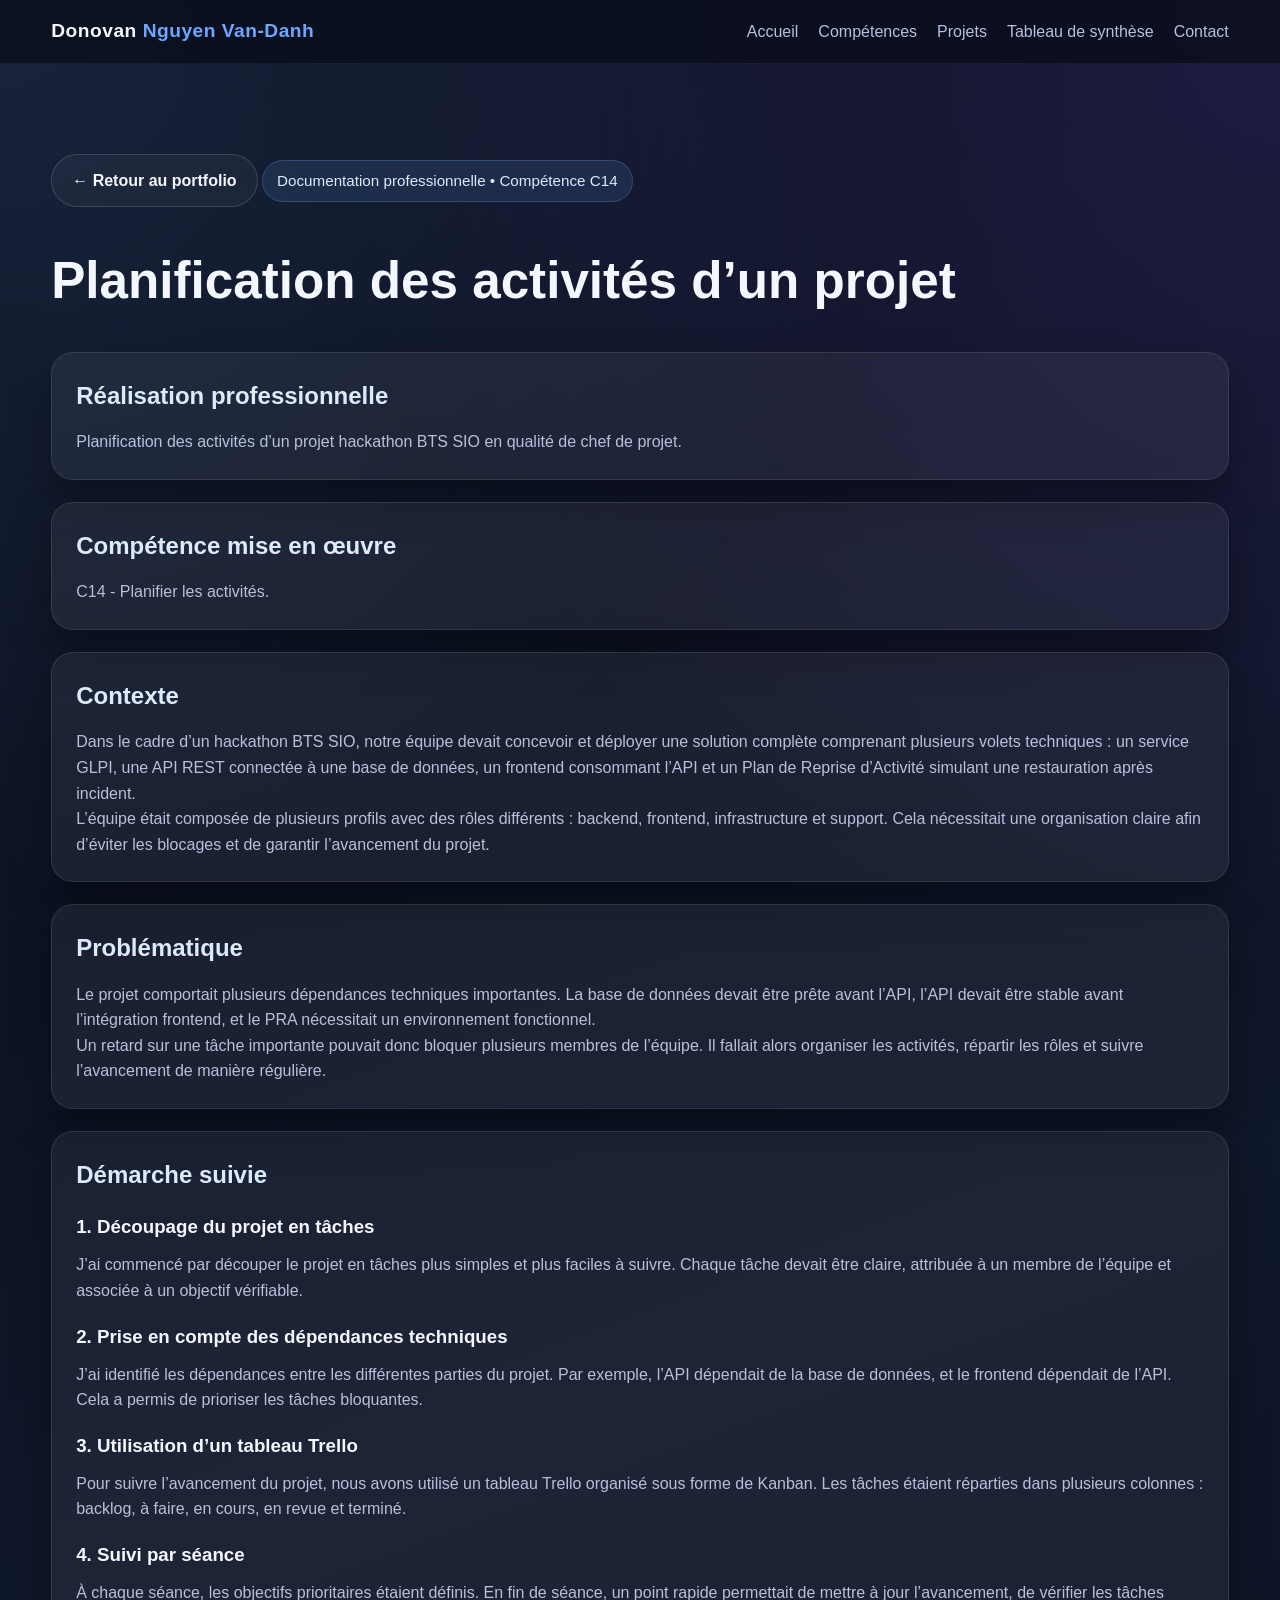
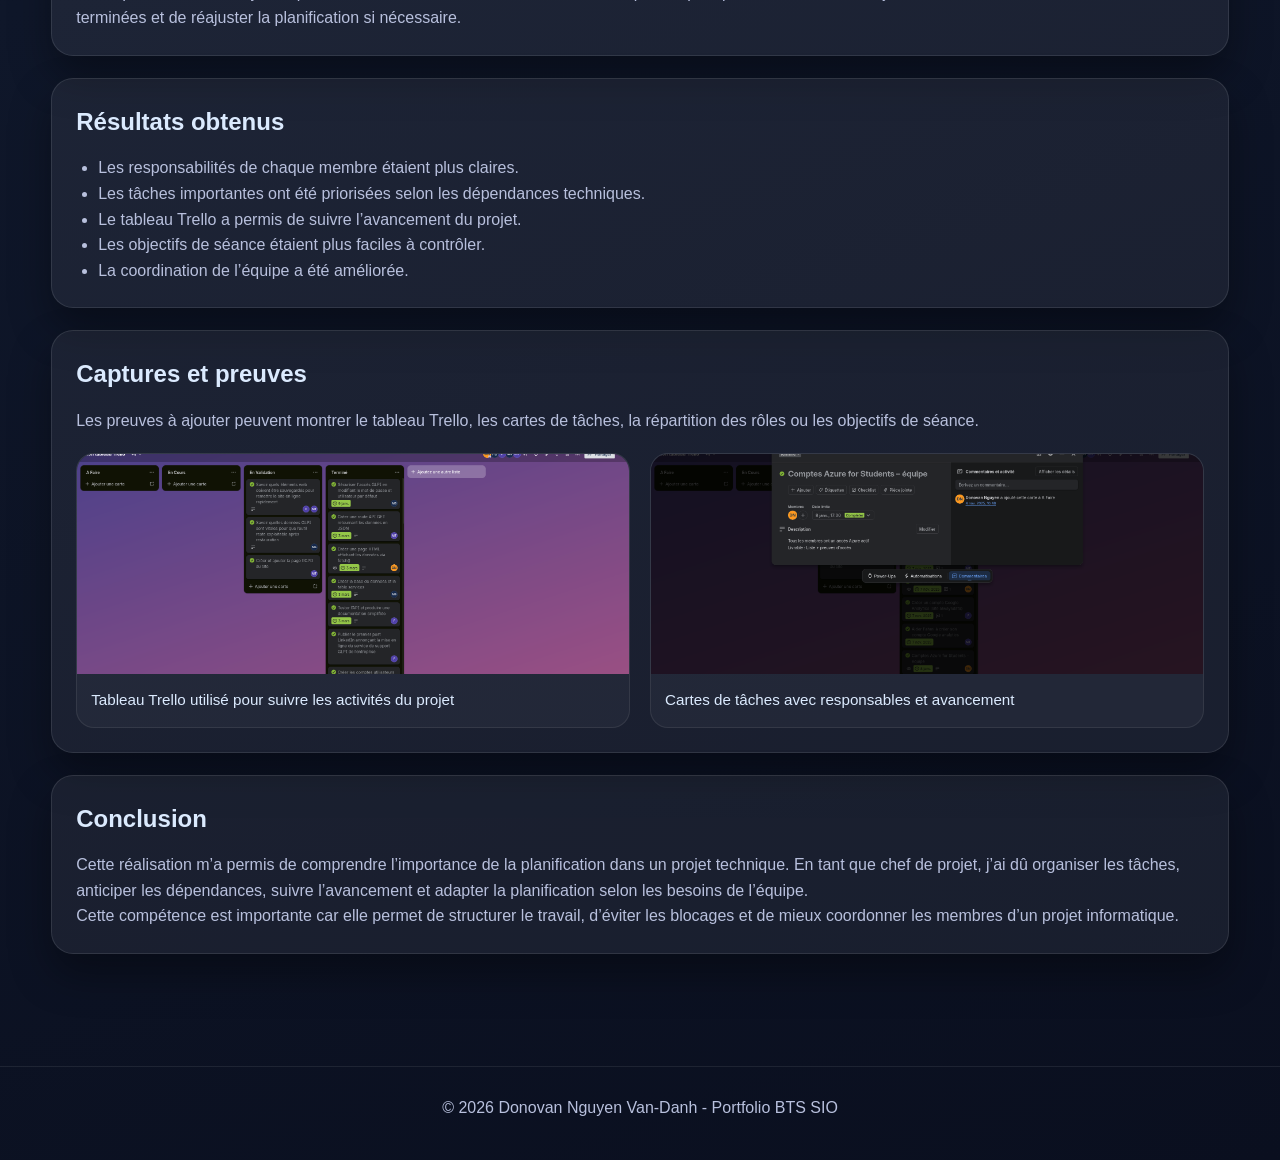
<file: projets/c14-planification-activites.html>
<!DOCTYPE html>
<html lang="fr">
<head>
  <meta charset="UTF-8" />
  <meta name="viewport" content="width=device-width, initial-scale=1.0" />
  <title>C14 - Planification des activités</title>
  <link rel="stylesheet" href="../style.css" />
</head>
<body>
  <header>
    <div class="container nav">
      <a href="../index.html" class="logo">Donovan <span>Nguyen Van-Danh</span></a>
      <nav class="nav-links">
        <a href="../index.html#accueil">Accueil</a>
        <a href="../index.html#competences">Compétences</a>
        <a href="../index.html#projets">Projets</a>
        <a href="../index.html#synthese">Tableau de synthèse</a>
        <a href="../index.html#contact">Contact</a>
      </nav>
    </div>
  </header>

  <main>
    <section class="project-detail">
      <div class="container">
        <a href="../index.html" class="btn btn-secondary">← Retour au portfolio</a>

        <div class="badge">Documentation professionnelle • Compétence C14</div>

        <h1>Planification des activités d’un projet</h1>

        <div class="detail-card">
          <h2>Réalisation professionnelle</h2>
          <p>
            Planification des activités d’un projet hackathon BTS SIO en qualité de chef de projet.
          </p>
        </div>

        <div class="detail-card">
          <h2>Compétence mise en œuvre</h2>
          <p>
            C14 - Planifier les activités.
          </p>
        </div>

        <div class="detail-card">
          <h2>Contexte</h2>
          <p>
            Dans le cadre d’un hackathon BTS SIO, notre équipe devait concevoir et déployer une solution complète
            comprenant plusieurs volets techniques : un service GLPI, une API REST connectée à une base de données,
            un frontend consommant l’API et un Plan de Reprise d’Activité simulant une restauration après incident.
          </p>
          <p>
            L’équipe était composée de plusieurs profils avec des rôles différents : backend, frontend, infrastructure
            et support. Cela nécessitait une organisation claire afin d’éviter les blocages et de garantir l’avancement
            du projet.
          </p>
        </div>

        <div class="detail-card">
          <h2>Problématique</h2>
          <p>
            Le projet comportait plusieurs dépendances techniques importantes. La base de données devait être prête
            avant l’API, l’API devait être stable avant l’intégration frontend, et le PRA nécessitait un environnement
            fonctionnel.
          </p>
          <p>
            Un retard sur une tâche importante pouvait donc bloquer plusieurs membres de l’équipe. Il fallait alors
            organiser les activités, répartir les rôles et suivre l’avancement de manière régulière.
          </p>
        </div>

        <div class="detail-card">
          <h2>Démarche suivie</h2>

          <h3>1. Découpage du projet en tâches</h3>
          <p>
            J’ai commencé par découper le projet en tâches plus simples et plus faciles à suivre. Chaque tâche devait
            être claire, attribuée à un membre de l’équipe et associée à un objectif vérifiable.
          </p>

          <h3>2. Prise en compte des dépendances techniques</h3>
          <p>
            J’ai identifié les dépendances entre les différentes parties du projet. Par exemple, l’API dépendait de
            la base de données, et le frontend dépendait de l’API. Cela a permis de prioriser les tâches bloquantes.
          </p>

          <h3>3. Utilisation d’un tableau Trello</h3>
          <p>
            Pour suivre l’avancement du projet, nous avons utilisé un tableau Trello organisé sous forme de Kanban.
            Les tâches étaient réparties dans plusieurs colonnes : backlog, à faire, en cours, en revue et terminé.
          </p>

          <h3>4. Suivi par séance</h3>
          <p>
            À chaque séance, les objectifs prioritaires étaient définis. En fin de séance, un point rapide permettait
            de mettre à jour l’avancement, de vérifier les tâches terminées et de réajuster la planification si nécessaire.
          </p>
        </div>

        <div class="detail-card">
          <h2>Résultats obtenus</h2>
          <ul>
            <li>Les responsabilités de chaque membre étaient plus claires.</li>
            <li>Les tâches importantes ont été priorisées selon les dépendances techniques.</li>
            <li>Le tableau Trello a permis de suivre l’avancement du projet.</li>
            <li>Les objectifs de séance étaient plus faciles à contrôler.</li>
            <li>La coordination de l’équipe a été améliorée.</li>
          </ul>
        </div>

        <div class="detail-card">
          <h2>Captures et preuves</h2>
          <p>
            Les preuves à ajouter peuvent montrer le tableau Trello, les cartes de tâches, la répartition des rôles
            ou les objectifs de séance.
          </p>

          <div class="captures-grid">
            <figure class="capture-card">
              <a href="../captures/c14/trello-tableau.png" target="_blank">
                <img src="../captures/c14/trello-tableau.png" alt="Tableau Trello du projet">
              </a>
              <figcaption>Tableau Trello utilisé pour suivre les activités du projet</figcaption>
            </figure>

            <figure class="capture-card">
              <a href="../captures/c14/cartes-taches.png" target="_blank">
                <img src="../captures/c14/cartes-taches.png" alt="Cartes de tâches du projet">
              </a>
              <figcaption>Cartes de tâches avec responsables et avancement</figcaption>
            </figure>
          </div>
        </div>

        <div class="detail-card">
          <h2>Conclusion</h2>
          <p>
            Cette réalisation m’a permis de comprendre l’importance de la planification dans un projet technique.
            En tant que chef de projet, j’ai dû organiser les tâches, anticiper les dépendances, suivre l’avancement
            et adapter la planification selon les besoins de l’équipe.
          </p>
          <p>
            Cette compétence est importante car elle permet de structurer le travail, d’éviter les blocages et de
            mieux coordonner les membres d’un projet informatique.
          </p>
        </div>
      </div>
    </section>
  </main>

  <footer>
    <div class="container">
      <p>© 2026 Donovan Nguyen Van-Danh - Portfolio BTS SIO</p>
    </div>
  </footer>
</body>
</html>
</file>
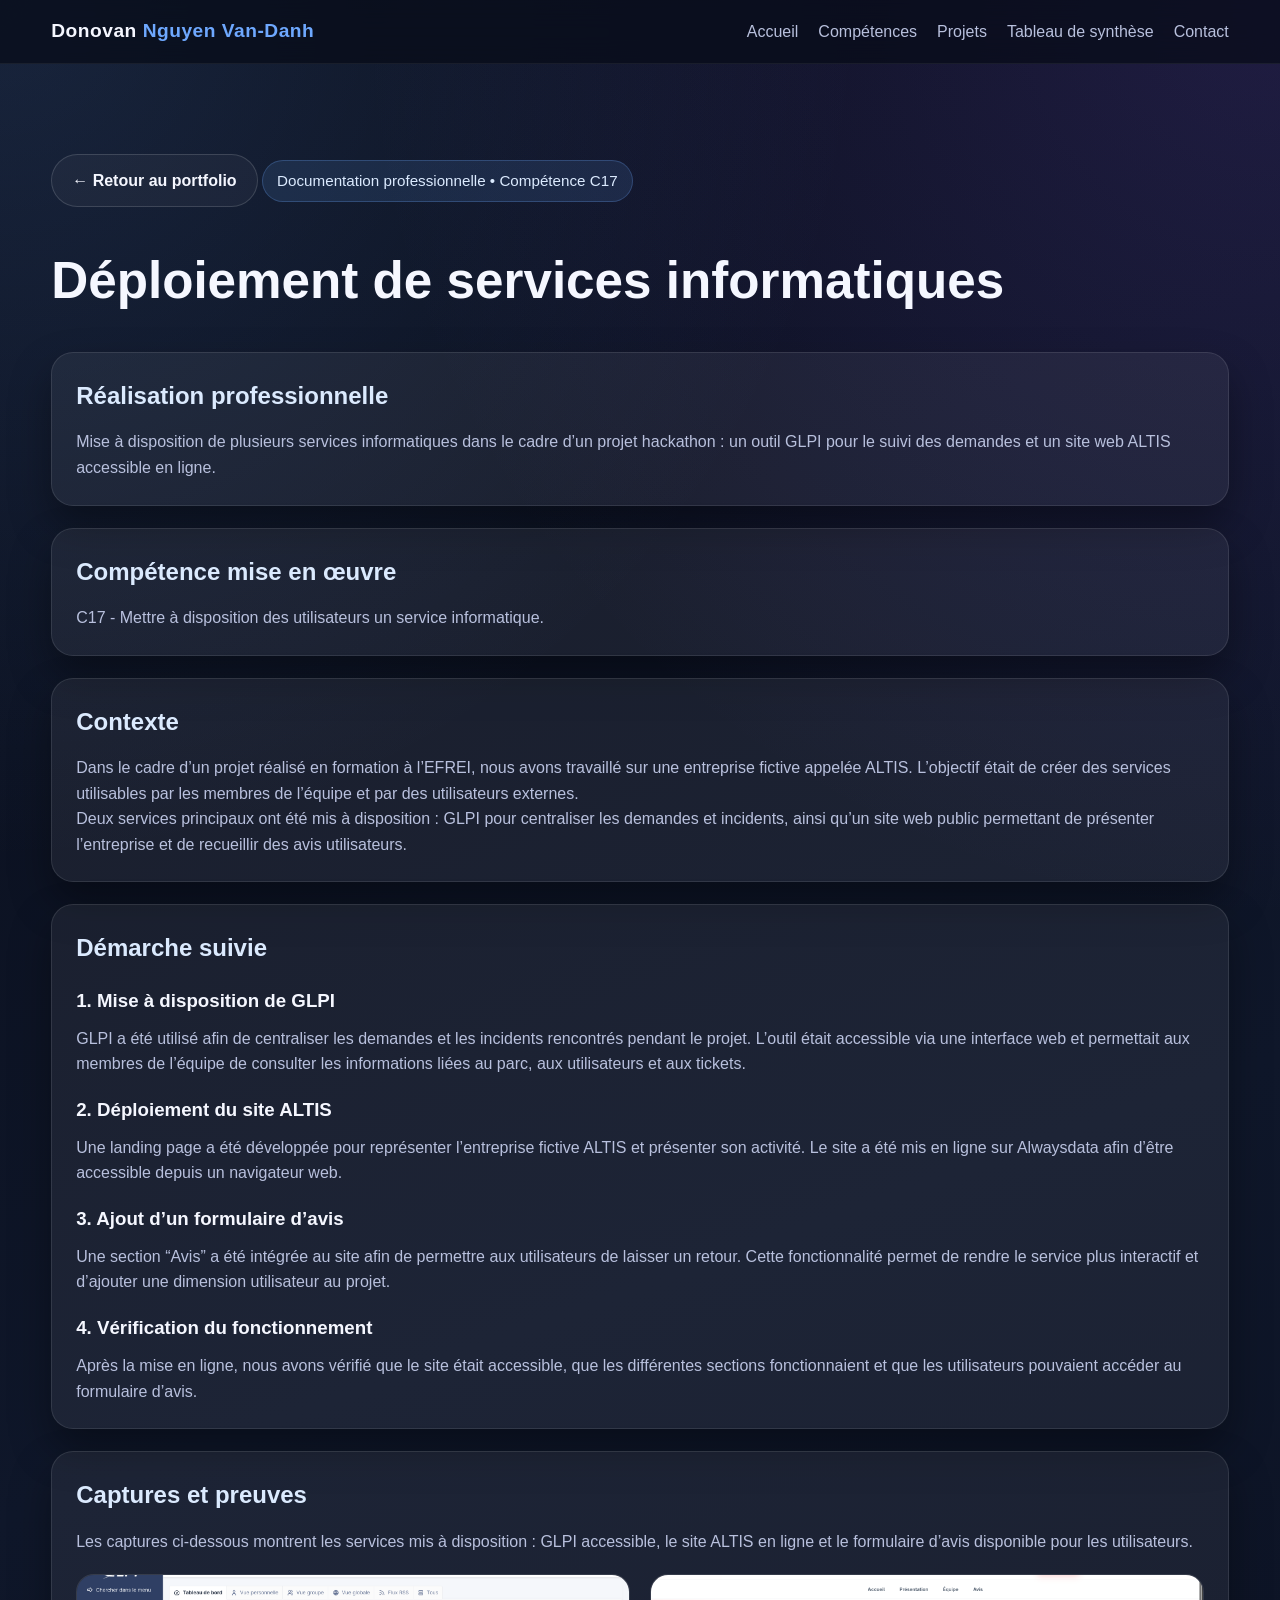
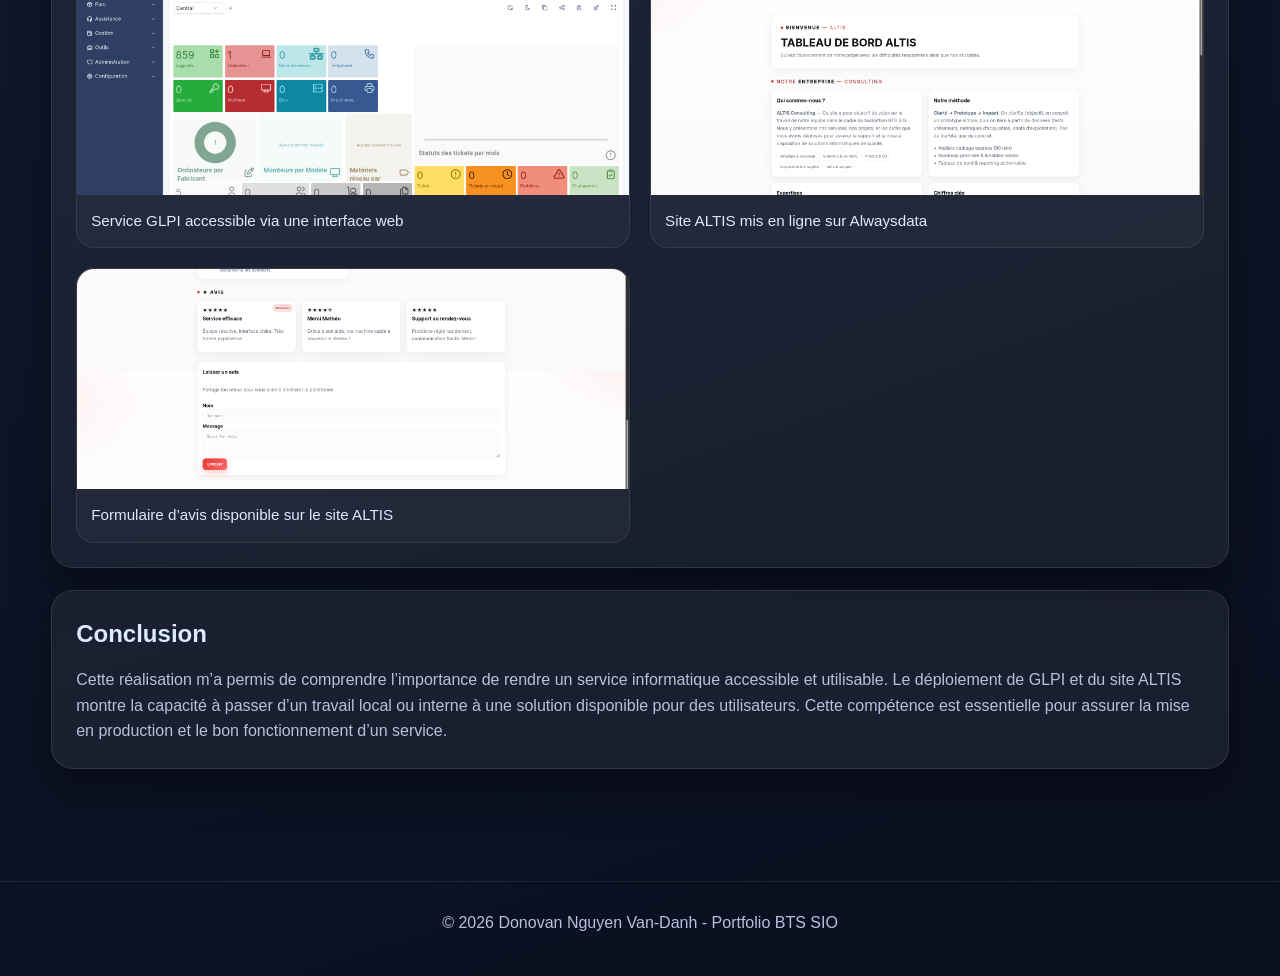
<file: projets/c17-deploiement-services.html>
<!DOCTYPE html>
<html lang="fr">
<head>
  <meta charset="UTF-8" />
  <meta name="viewport" content="width=device-width, initial-scale=1.0" />
  <title>C17 - Déploiement de services informatiques</title>
  <link rel="stylesheet" href="../style.css" />
</head>
<body>
  <header>
    <div class="container nav">
      <a href="../index.html" class="logo">Donovan <span>Nguyen Van-Danh</span></a>
      <nav class="nav-links">
        <a href="../index.html#accueil">Accueil</a>
        <a href="../index.html#competences">Compétences</a>
        <a href="../index.html#projets">Projets</a>
        <a href="../index.html#synthese">Tableau de synthèse</a>
        <a href="../index.html#contact">Contact</a>
      </nav>
    </div>
  </header>

  <main>
    <section class="project-detail">
      <div class="container">
        <a href="../index.html" class="btn btn-secondary">← Retour au portfolio</a>

        <div class="badge">Documentation professionnelle • Compétence C17</div>

        <h1>Déploiement de services informatiques</h1>

        <div class="detail-card">
          <h2>Réalisation professionnelle</h2>
          <p>
            Mise à disposition de plusieurs services informatiques dans le cadre d’un projet hackathon :
            un outil GLPI pour le suivi des demandes et un site web ALTIS accessible en ligne.
          </p>
        </div>

        <div class="detail-card">
          <h2>Compétence mise en œuvre</h2>
          <p>
            C17 - Mettre à disposition des utilisateurs un service informatique.
          </p>
        </div>

        <div class="detail-card">
          <h2>Contexte</h2>
          <p>
            Dans le cadre d’un projet réalisé en formation à l’EFREI, nous avons travaillé sur une entreprise fictive appelée ALTIS.
            L’objectif était de créer des services utilisables par les membres de l’équipe et par des utilisateurs externes.
          </p>
          <p>
            Deux services principaux ont été mis à disposition : GLPI pour centraliser les demandes et incidents,
            ainsi qu’un site web public permettant de présenter l’entreprise et de recueillir des avis utilisateurs.
          </p>
        </div>

        <div class="detail-card">
          <h2>Démarche suivie</h2>

          <h3>1. Mise à disposition de GLPI</h3>
          <p>
            GLPI a été utilisé afin de centraliser les demandes et les incidents rencontrés pendant le projet.
            L’outil était accessible via une interface web et permettait aux membres de l’équipe de consulter les informations liées au parc,
            aux utilisateurs et aux tickets.
          </p>

          <h3>2. Déploiement du site ALTIS</h3>
          <p>
            Une landing page a été développée pour représenter l’entreprise fictive ALTIS et présenter son activité.
            Le site a été mis en ligne sur Alwaysdata afin d’être accessible depuis un navigateur web.
          </p>

          <h3>3. Ajout d’un formulaire d’avis</h3>
          <p>
            Une section “Avis” a été intégrée au site afin de permettre aux utilisateurs de laisser un retour.
            Cette fonctionnalité permet de rendre le service plus interactif et d’ajouter une dimension utilisateur au projet.
          </p>

          <h3>4. Vérification du fonctionnement</h3>
          <p>
            Après la mise en ligne, nous avons vérifié que le site était accessible, que les différentes sections fonctionnaient
            et que les utilisateurs pouvaient accéder au formulaire d’avis.
          </p>
        </div>

        <div class="detail-card">
          <h2>Captures et preuves</h2>
          <p>
            Les captures ci-dessous montrent les services mis à disposition : GLPI accessible,
            le site ALTIS en ligne et le formulaire d’avis disponible pour les utilisateurs.
          </p>

          <div class="captures-grid">
            <figure class="capture-card">
              <a href="../captures/c17/glpi-service.png" target="_blank">
                <img src="../captures/c17/glpi-service.png" alt="Service GLPI accessible">
              </a>
              <figcaption>Service GLPI accessible via une interface web</figcaption>
            </figure>

            <figure class="capture-card">
              <a href="../captures/c17/landing-page-altis.png" target="_blank">
                <img src="../captures/c17/landing-page-altis.png" alt="Site ALTIS en ligne">
              </a>
              <figcaption>Site ALTIS mis en ligne sur Alwaysdata</figcaption>
            </figure>

            <figure class="capture-card">
              <a href="../captures/c17/formulaire-avis.png" target="_blank">
                <img src="../captures/c17/formulaire-avis.png" alt="Formulaire d’avis sur le site ALTIS">
              </a>
              <figcaption>Formulaire d’avis disponible sur le site ALTIS</figcaption>
            </figure>
          </div>
        </div>

        <div class="detail-card">
          <h2>Conclusion</h2>
          <p>
            Cette réalisation m’a permis de comprendre l’importance de rendre un service informatique accessible et utilisable.
            Le déploiement de GLPI et du site ALTIS montre la capacité à passer d’un travail local ou interne à une solution disponible
            pour des utilisateurs. Cette compétence est essentielle pour assurer la mise en production et le bon fonctionnement d’un service.
          </p>
        </div>
      </div>
    </section>
  </main>

  <footer>
    <div class="container">
      <p>© 2026 Donovan Nguyen Van-Danh - Portfolio BTS SIO</p>
    </div>
  </footer>
</body>
</html>
</file>
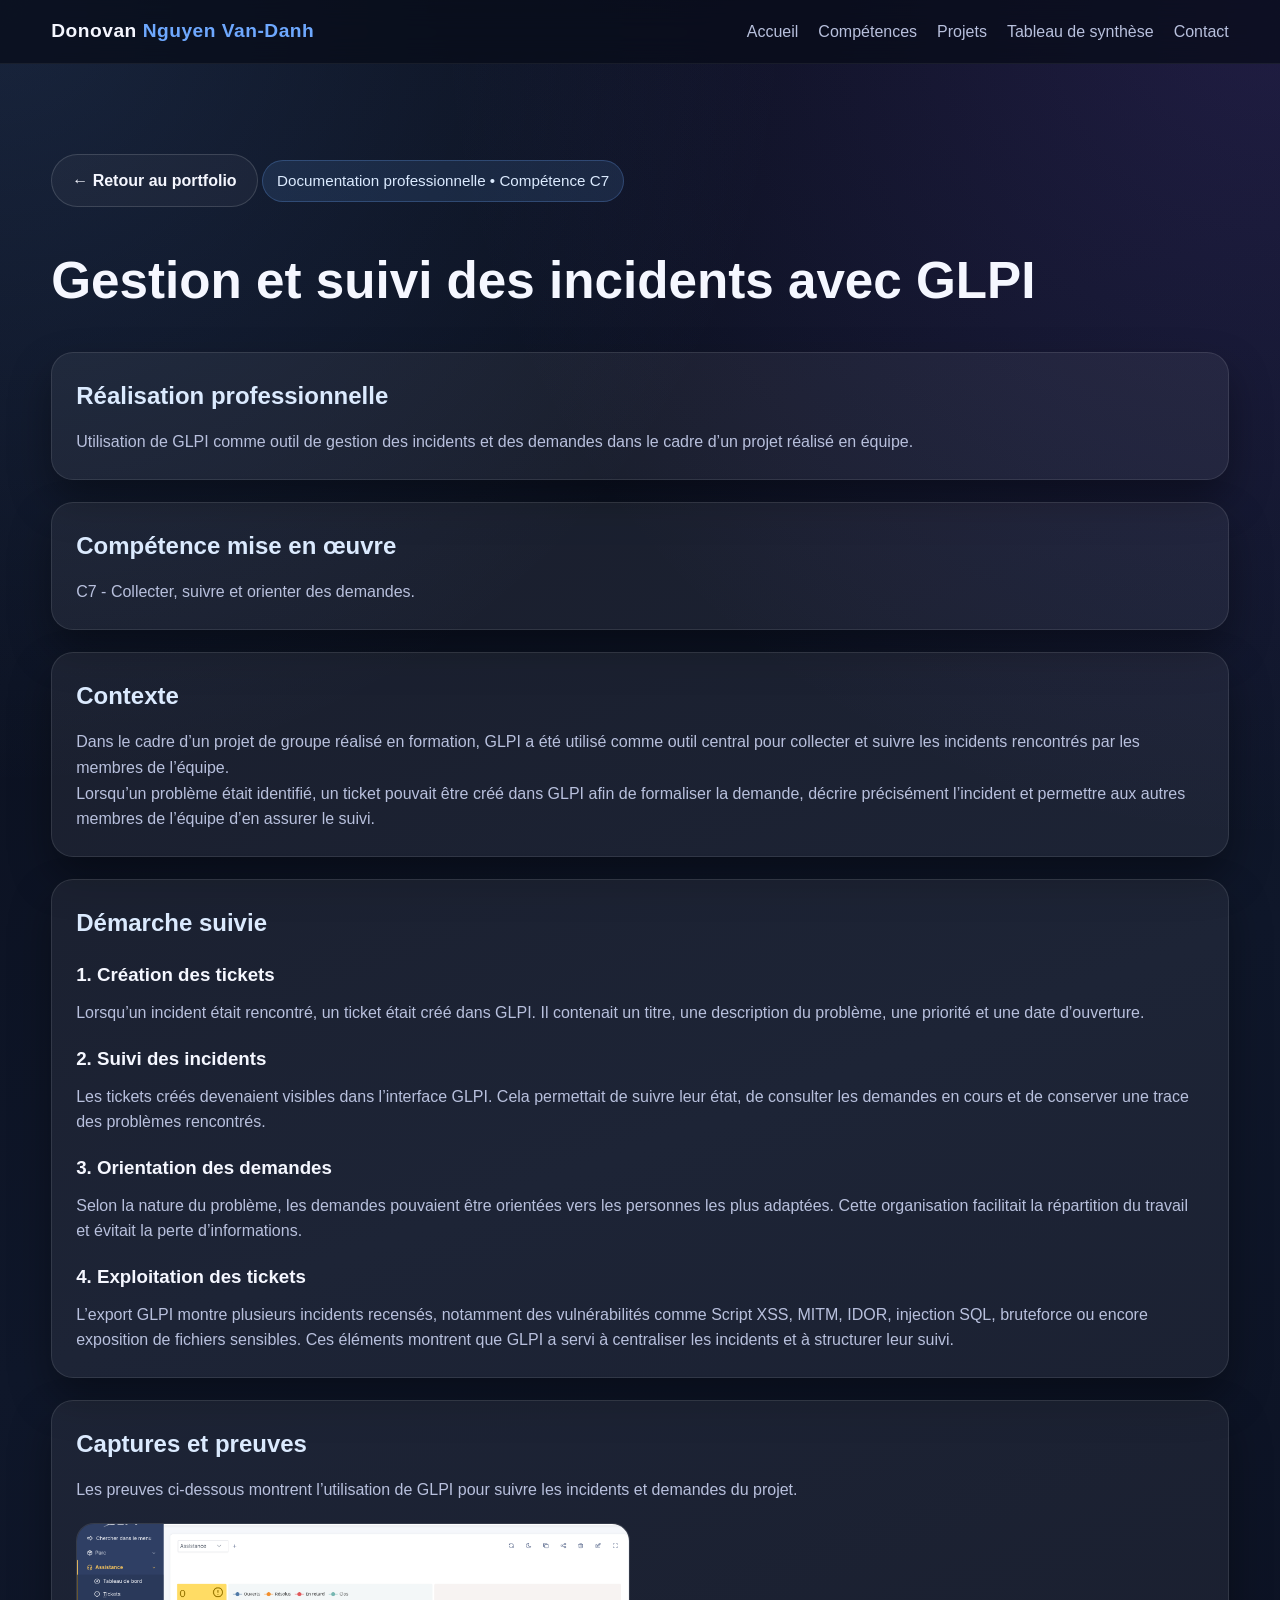
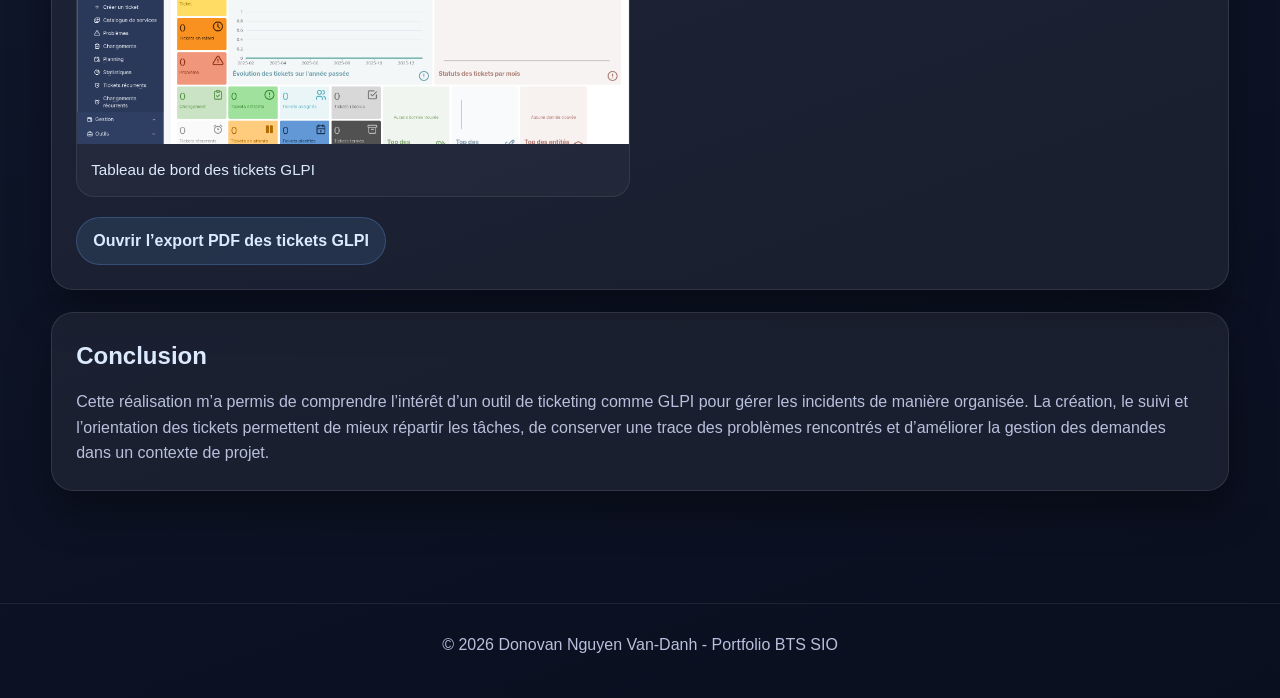
<file: projets/c7-gestion-incidents-glpi.html>
<!DOCTYPE html>
<html lang="fr">
<head>
  <meta charset="UTF-8" />
  <meta name="viewport" content="width=device-width, initial-scale=1.0" />
  <title>C7 - Gestion et suivi des incidents avec GLPI</title>
  <link rel="stylesheet" href="../style.css" />
</head>
<body>
  <header>
    <div class="container nav">
      <a href="../index.html" class="logo">Donovan <span>Nguyen Van-Danh</span></a>
      <nav class="nav-links">
        <a href="../index.html#accueil">Accueil</a>
        <a href="../index.html#competences">Compétences</a>
        <a href="../index.html#projets">Projets</a>
        <a href="../index.html#synthese">Tableau de synthèse</a>
        <a href="../index.html#contact">Contact</a>
      </nav>
    </div>
  </header>

  <main>
    <section class="project-detail">
      <div class="container">
        <a href="../index.html" class="btn btn-secondary">← Retour au portfolio</a>

        <div class="badge">Documentation professionnelle • Compétence C7</div>

        <h1>Gestion et suivi des incidents avec GLPI</h1>

        <div class="detail-card">
          <h2>Réalisation professionnelle</h2>
          <p>
            Utilisation de GLPI comme outil de gestion des incidents et des demandes dans le cadre d’un projet réalisé en équipe.
          </p>
        </div>

        <div class="detail-card">
          <h2>Compétence mise en œuvre</h2>
          <p>
            C7 - Collecter, suivre et orienter des demandes.
          </p>
        </div>

        <div class="detail-card">
          <h2>Contexte</h2>
          <p>
            Dans le cadre d’un projet de groupe réalisé en formation, GLPI a été utilisé comme outil central pour collecter
            et suivre les incidents rencontrés par les membres de l’équipe.
          </p>
          <p>
            Lorsqu’un problème était identifié, un ticket pouvait être créé dans GLPI afin de formaliser la demande,
            décrire précisément l’incident et permettre aux autres membres de l’équipe d’en assurer le suivi.
          </p>
        </div>

        <div class="detail-card">
          <h2>Démarche suivie</h2>

          <h3>1. Création des tickets</h3>
          <p>
            Lorsqu’un incident était rencontré, un ticket était créé dans GLPI. Il contenait un titre,
            une description du problème, une priorité et une date d’ouverture.
          </p>

          <h3>2. Suivi des incidents</h3>
          <p>
            Les tickets créés devenaient visibles dans l’interface GLPI. Cela permettait de suivre leur état,
            de consulter les demandes en cours et de conserver une trace des problèmes rencontrés.
          </p>

          <h3>3. Orientation des demandes</h3>
          <p>
            Selon la nature du problème, les demandes pouvaient être orientées vers les personnes les plus adaptées.
            Cette organisation facilitait la répartition du travail et évitait la perte d’informations.
          </p>

          <h3>4. Exploitation des tickets</h3>
          <p>
            L’export GLPI montre plusieurs incidents recensés, notamment des vulnérabilités comme Script XSS,
            MITM, IDOR, injection SQL, bruteforce ou encore exposition de fichiers sensibles.
            Ces éléments montrent que GLPI a servi à centraliser les incidents et à structurer leur suivi.
          </p>
        </div>

        <div class="detail-card">
          <h2>Captures et preuves</h2>
          <p>
            Les preuves ci-dessous montrent l’utilisation de GLPI pour suivre les incidents et demandes du projet.
          </p>

          <div class="captures-grid">
            <figure class="capture-card">
              <a href="../captures/c7/tickets.png" target="_blank">
                <img src="../captures/c7/tickets.png" alt="Tableau de bord des tickets GLPI">
              </a>
              <figcaption>Tableau de bord des tickets GLPI</figcaption>
            </figure>
          </div>

          <p style="margin-top: 20px;">
            <a href="../documents/c7/glpi.pdf" target="_blank" rel="noopener noreferrer" class="table-link">
              Ouvrir l’export PDF des tickets GLPI
            </a>
          </p>
        </div>

        <div class="detail-card">
          <h2>Conclusion</h2>
          <p>
            Cette réalisation m’a permis de comprendre l’intérêt d’un outil de ticketing comme GLPI pour gérer
            les incidents de manière organisée. La création, le suivi et l’orientation des tickets permettent
            de mieux répartir les tâches, de conserver une trace des problèmes rencontrés et d’améliorer la gestion
            des demandes dans un contexte de projet.
          </p>
        </div>
      </div>
    </section>
  </main>

  <footer>
    <div class="container">
      <p>© 2026 Donovan Nguyen Van-Danh - Portfolio BTS SIO</p>
    </div>
  </footer>
</body>
</html>
</file>
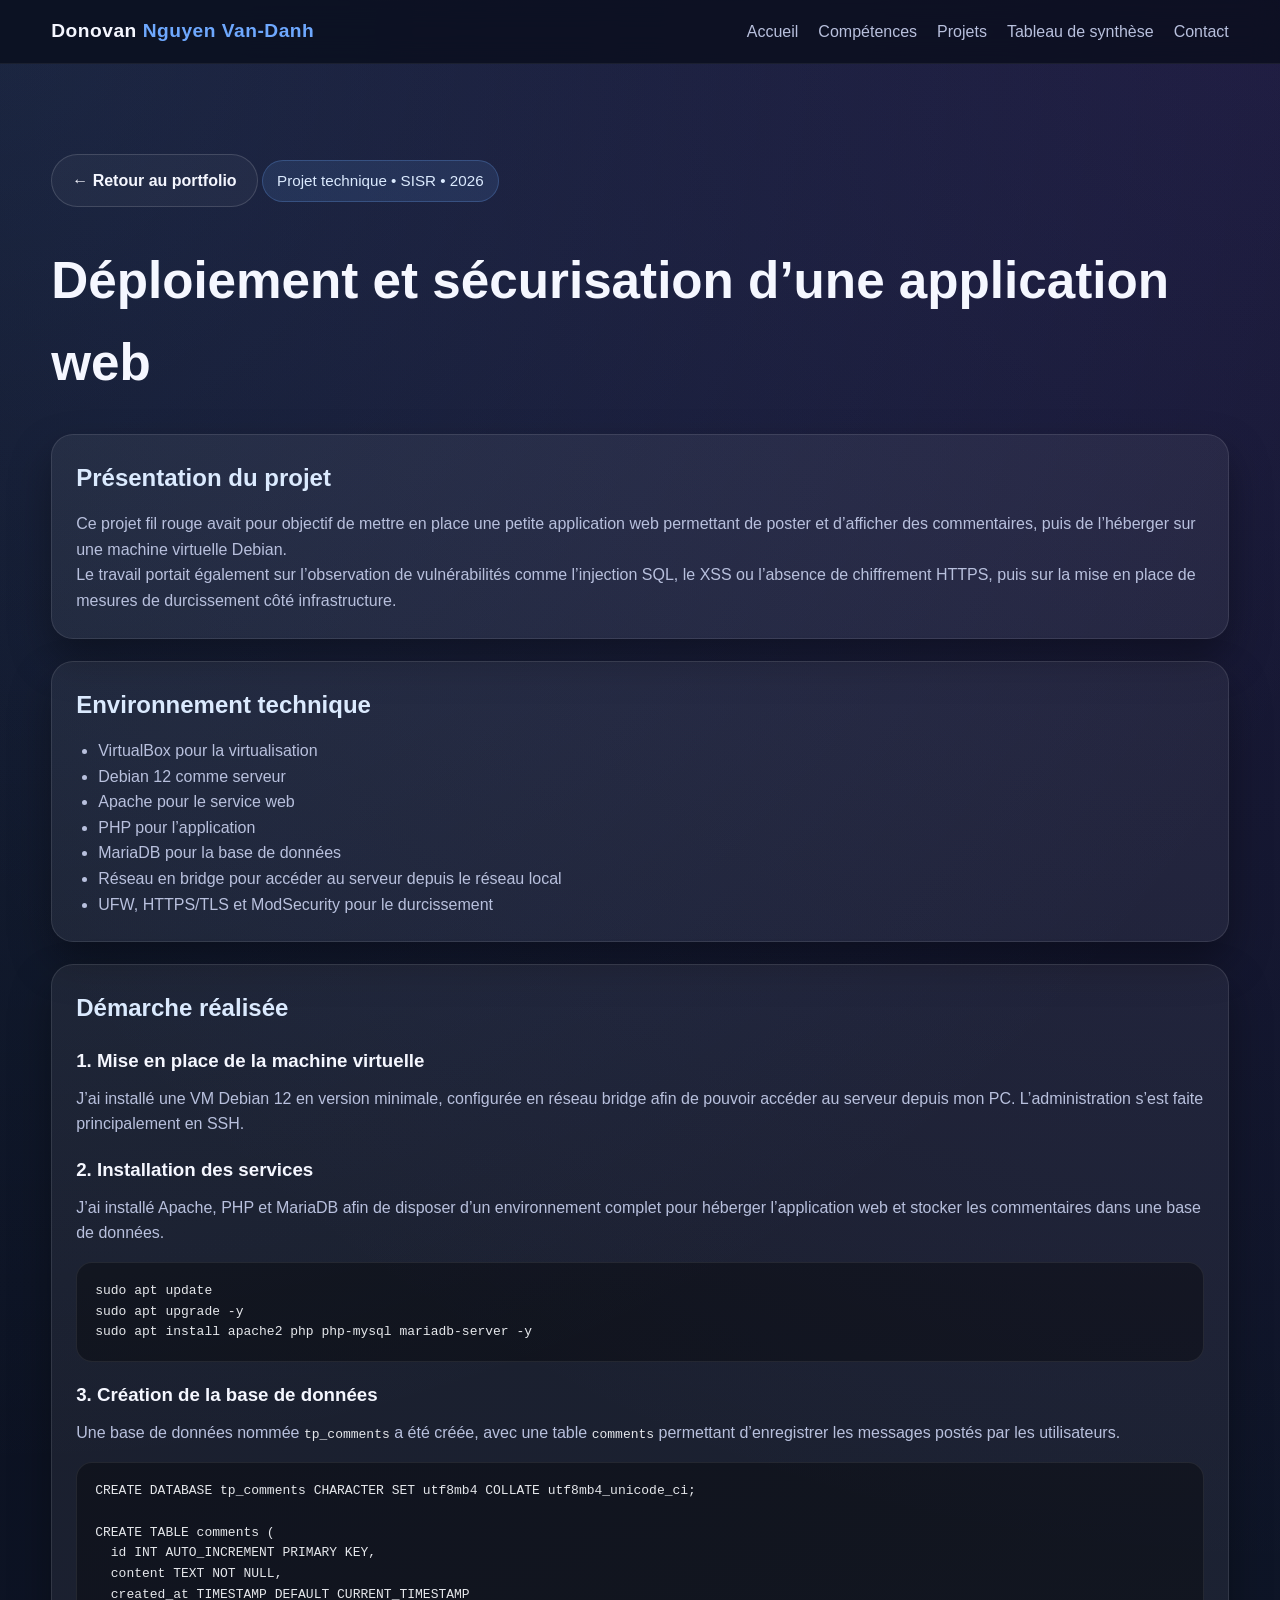
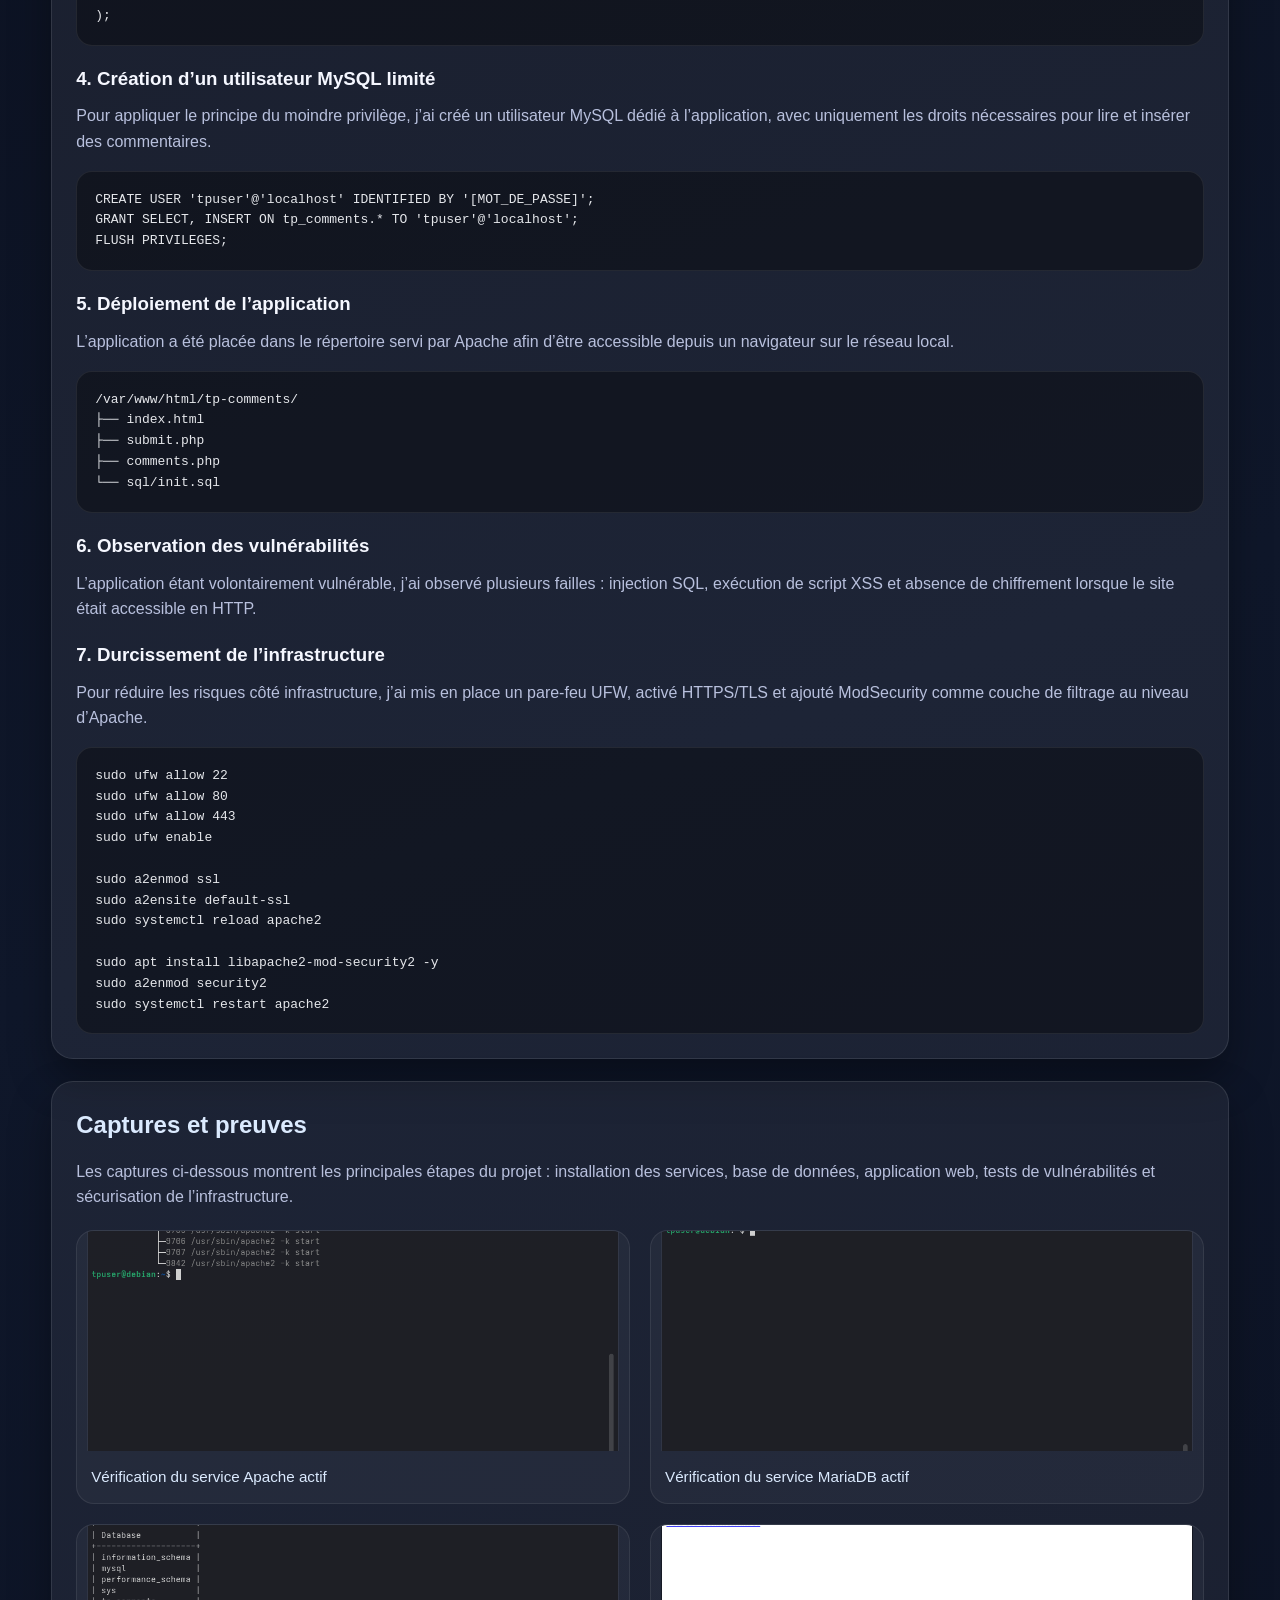
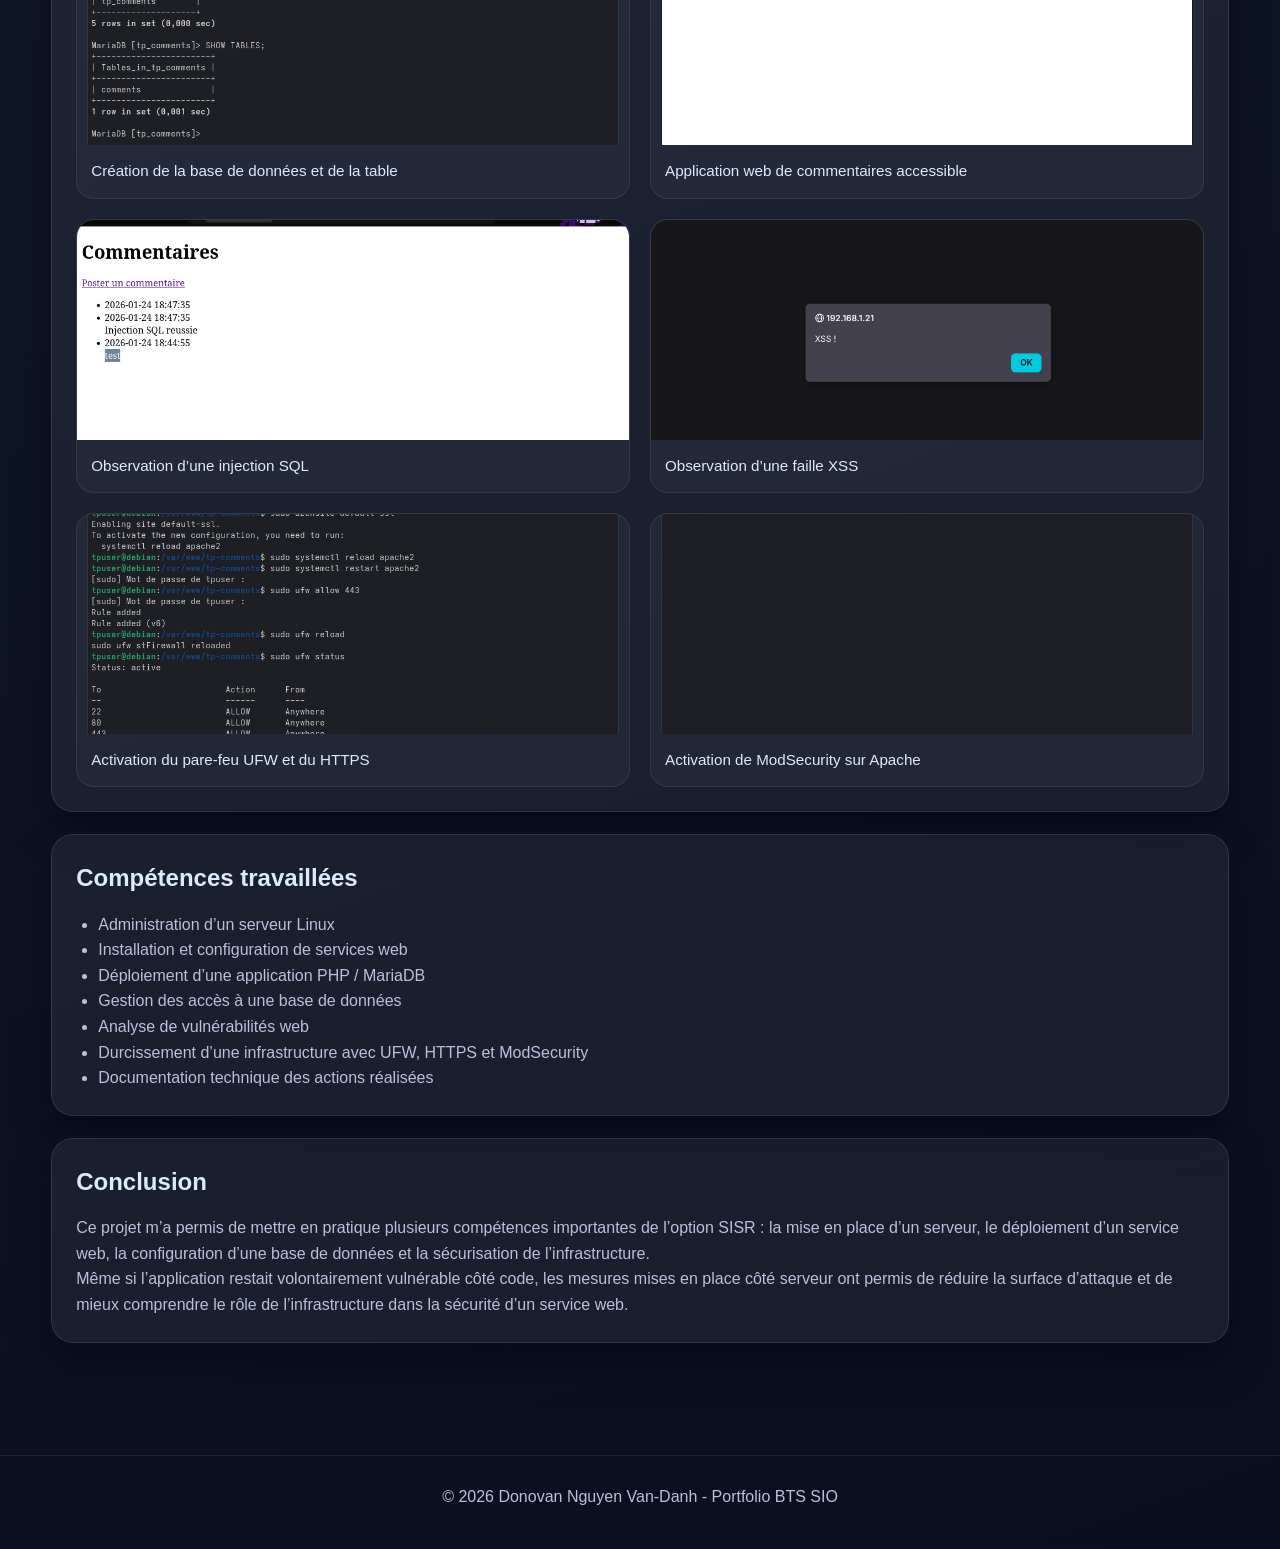
<file: projets/filrouge-sisr.html>
<!DOCTYPE html>
<html lang="fr">
<head>
  <meta charset="UTF-8" />
  <meta name="viewport" content="width=device-width, initial-scale=1.0" />
  <title>Projet Fil Rouge SISR - Déploiement et sécurisation web</title>
  <link rel="stylesheet" href="../style.css" />
</head>
<body>
  <header>
    <div class="container nav">
      <a href="../index.html" class="logo">Donovan <span>Nguyen Van-Danh</span></a>
      <nav class="nav-links">
        <a href="../index.html#accueil">Accueil</a>
        <a href="../index.html#competences">Compétences</a>
        <a href="../index.html#projets">Projets</a>
        <a href="../index.html#synthese">Tableau de synthèse</a>
        <a href="../index.html#contact">Contact</a>
      </nav>
    </div>
  </header>

  <main>
    <section class="project-detail">
      <div class="container">
        <a href="../index.html" class="btn btn-secondary">← Retour au portfolio</a>

        <div class="badge">Projet technique • SISR • 2026</div>

        <h1>Déploiement et sécurisation d’une application web</h1>

        <div class="detail-card">
          <h2>Présentation du projet</h2>
          <p>
            Ce projet fil rouge avait pour objectif de mettre en place une petite application web permettant
            de poster et d’afficher des commentaires, puis de l’héberger sur une machine virtuelle Debian.
          </p>
          <p>
            Le travail portait également sur l’observation de vulnérabilités comme l’injection SQL, le XSS
            ou l’absence de chiffrement HTTPS, puis sur la mise en place de mesures de durcissement côté infrastructure.
          </p>
        </div>

        <div class="detail-card">
          <h2>Environnement technique</h2>
          <ul>
            <li>VirtualBox pour la virtualisation</li>
            <li>Debian 12 comme serveur</li>
            <li>Apache pour le service web</li>
            <li>PHP pour l’application</li>
            <li>MariaDB pour la base de données</li>
            <li>Réseau en bridge pour accéder au serveur depuis le réseau local</li>
            <li>UFW, HTTPS/TLS et ModSecurity pour le durcissement</li>
          </ul>
        </div>

        <div class="detail-card">
          <h2>Démarche réalisée</h2>

          <h3>1. Mise en place de la machine virtuelle</h3>
          <p>
            J’ai installé une VM Debian 12 en version minimale, configurée en réseau bridge afin de pouvoir
            accéder au serveur depuis mon PC. L’administration s’est faite principalement en SSH.
          </p>

          <h3>2. Installation des services</h3>
          <p>
            J’ai installé Apache, PHP et MariaDB afin de disposer d’un environnement complet pour héberger
            l’application web et stocker les commentaires dans une base de données.
          </p>

          <pre><code>sudo apt update
sudo apt upgrade -y
sudo apt install apache2 php php-mysql mariadb-server -y</code></pre>

          <h3>3. Création de la base de données</h3>
          <p>
            Une base de données nommée <code>tp_comments</code> a été créée, avec une table <code>comments</code>
            permettant d’enregistrer les messages postés par les utilisateurs.
          </p>

          <pre><code>CREATE DATABASE tp_comments CHARACTER SET utf8mb4 COLLATE utf8mb4_unicode_ci;

CREATE TABLE comments (
  id INT AUTO_INCREMENT PRIMARY KEY,
  content TEXT NOT NULL,
  created_at TIMESTAMP DEFAULT CURRENT_TIMESTAMP
);</code></pre>

          <h3>4. Création d’un utilisateur MySQL limité</h3>
          <p>
            Pour appliquer le principe du moindre privilège, j’ai créé un utilisateur MySQL dédié à l’application,
            avec uniquement les droits nécessaires pour lire et insérer des commentaires.
          </p>

          <pre><code>CREATE USER 'tpuser'@'localhost' IDENTIFIED BY '[MOT_DE_PASSE]';
GRANT SELECT, INSERT ON tp_comments.* TO 'tpuser'@'localhost';
FLUSH PRIVILEGES;</code></pre>

          <h3>5. Déploiement de l’application</h3>
          <p>
            L’application a été placée dans le répertoire servi par Apache afin d’être accessible depuis un navigateur
            sur le réseau local.
          </p>

          <pre><code>/var/www/html/tp-comments/
├── index.html
├── submit.php
├── comments.php
└── sql/init.sql</code></pre>

          <h3>6. Observation des vulnérabilités</h3>
          <p>
            L’application étant volontairement vulnérable, j’ai observé plusieurs failles : injection SQL,
            exécution de script XSS et absence de chiffrement lorsque le site était accessible en HTTP.
          </p>

          <h3>7. Durcissement de l’infrastructure</h3>
          <p>
            Pour réduire les risques côté infrastructure, j’ai mis en place un pare-feu UFW, activé HTTPS/TLS
            et ajouté ModSecurity comme couche de filtrage au niveau d’Apache.
          </p>

          <pre><code>sudo ufw allow 22
sudo ufw allow 80
sudo ufw allow 443
sudo ufw enable

sudo a2enmod ssl
sudo a2ensite default-ssl
sudo systemctl reload apache2

sudo apt install libapache2-mod-security2 -y
sudo a2enmod security2
sudo systemctl restart apache2</code></pre>
        </div>

        <div class="detail-card">
          <h2>Captures et preuves</h2>
          <p>
            Les captures ci-dessous montrent les principales étapes du projet : installation des services,
            base de données, application web, tests de vulnérabilités et sécurisation de l’infrastructure.
          </p>

          <div class="captures-grid">
            <figure class="capture-card">
              <a href="../captures/filrouge/apache-actif.png" target="_blank">
                <img src="../captures/filrouge/apache-actif.png" alt="Service Apache actif">
              </a>
              <figcaption>Vérification du service Apache actif</figcaption>
            </figure>

            <figure class="capture-card">
              <a href="../captures/filrouge/mariadb-actif.png" target="_blank">
                <img src="../captures/filrouge/mariadb-actif.png" alt="Service MariaDB actif">
              </a>
              <figcaption>Vérification du service MariaDB actif</figcaption>
            </figure>

            <figure class="capture-card">
              <a href="../captures/filrouge/base-donnees.png" target="_blank">
                <img src="../captures/filrouge/base-donnees.png" alt="Base de données tp_comments">
              </a>
              <figcaption>Création de la base de données et de la table</figcaption>
            </figure>

            <figure class="capture-card">
              <a href="../captures/filrouge/application-web.png" target="_blank">
                <img src="../captures/filrouge/application-web.png" alt="Application web tp-comments">
              </a>
              <figcaption>Application web de commentaires accessible</figcaption>
            </figure>

            <figure class="capture-card">
              <a href="../captures/filrouge/injection-sql.png" target="_blank">
                <img src="../captures/filrouge/injection-sql.png" alt="Test d’injection SQL">
              </a>
              <figcaption>Observation d’une injection SQL</figcaption>
            </figure>

            <figure class="capture-card">
              <a href="../captures/filrouge/xss.png" target="_blank">
                <img src="../captures/filrouge/xss.png" alt="Test XSS">
              </a>
              <figcaption>Observation d’une faille XSS</figcaption>
            </figure>

            <figure class="capture-card">
              <a href="../captures/filrouge/ufw-https.png" target="_blank">
                <img src="../captures/filrouge/ufw-https.png" alt="Pare-feu UFW et HTTPS">
              </a>
              <figcaption>Activation du pare-feu UFW et du HTTPS</figcaption>
            </figure>

            <figure class="capture-card">
              <a href="../captures/filrouge/modsecurity.png" target="_blank">
                <img src="../captures/filrouge/modsecurity.png" alt="Module ModSecurity actif">
              </a>
              <figcaption>Activation de ModSecurity sur Apache</figcaption>
            </figure>
          </div>
        </div>

        <div class="detail-card">
          <h2>Compétences travaillées</h2>
          <ul>
            <li>Administration d’un serveur Linux</li>
            <li>Installation et configuration de services web</li>
            <li>Déploiement d’une application PHP / MariaDB</li>
            <li>Gestion des accès à une base de données</li>
            <li>Analyse de vulnérabilités web</li>
            <li>Durcissement d’une infrastructure avec UFW, HTTPS et ModSecurity</li>
            <li>Documentation technique des actions réalisées</li>
          </ul>
        </div>

        <div class="detail-card">
          <h2>Conclusion</h2>
          <p>
            Ce projet m’a permis de mettre en pratique plusieurs compétences importantes de l’option SISR :
            la mise en place d’un serveur, le déploiement d’un service web, la configuration d’une base de données
            et la sécurisation de l’infrastructure.
          </p>
          <p>
            Même si l’application restait volontairement vulnérable côté code, les mesures mises en place côté serveur
            ont permis de réduire la surface d’attaque et de mieux comprendre le rôle de l’infrastructure dans la sécurité
            d’un service web.
          </p>
        </div>
      </div>
    </section>
  </main>

  <footer>
    <div class="container">
      <p>© 2026 Donovan Nguyen Van-Danh - Portfolio BTS SIO</p>
    </div>
  </footer>
</body>
</html>
</file>
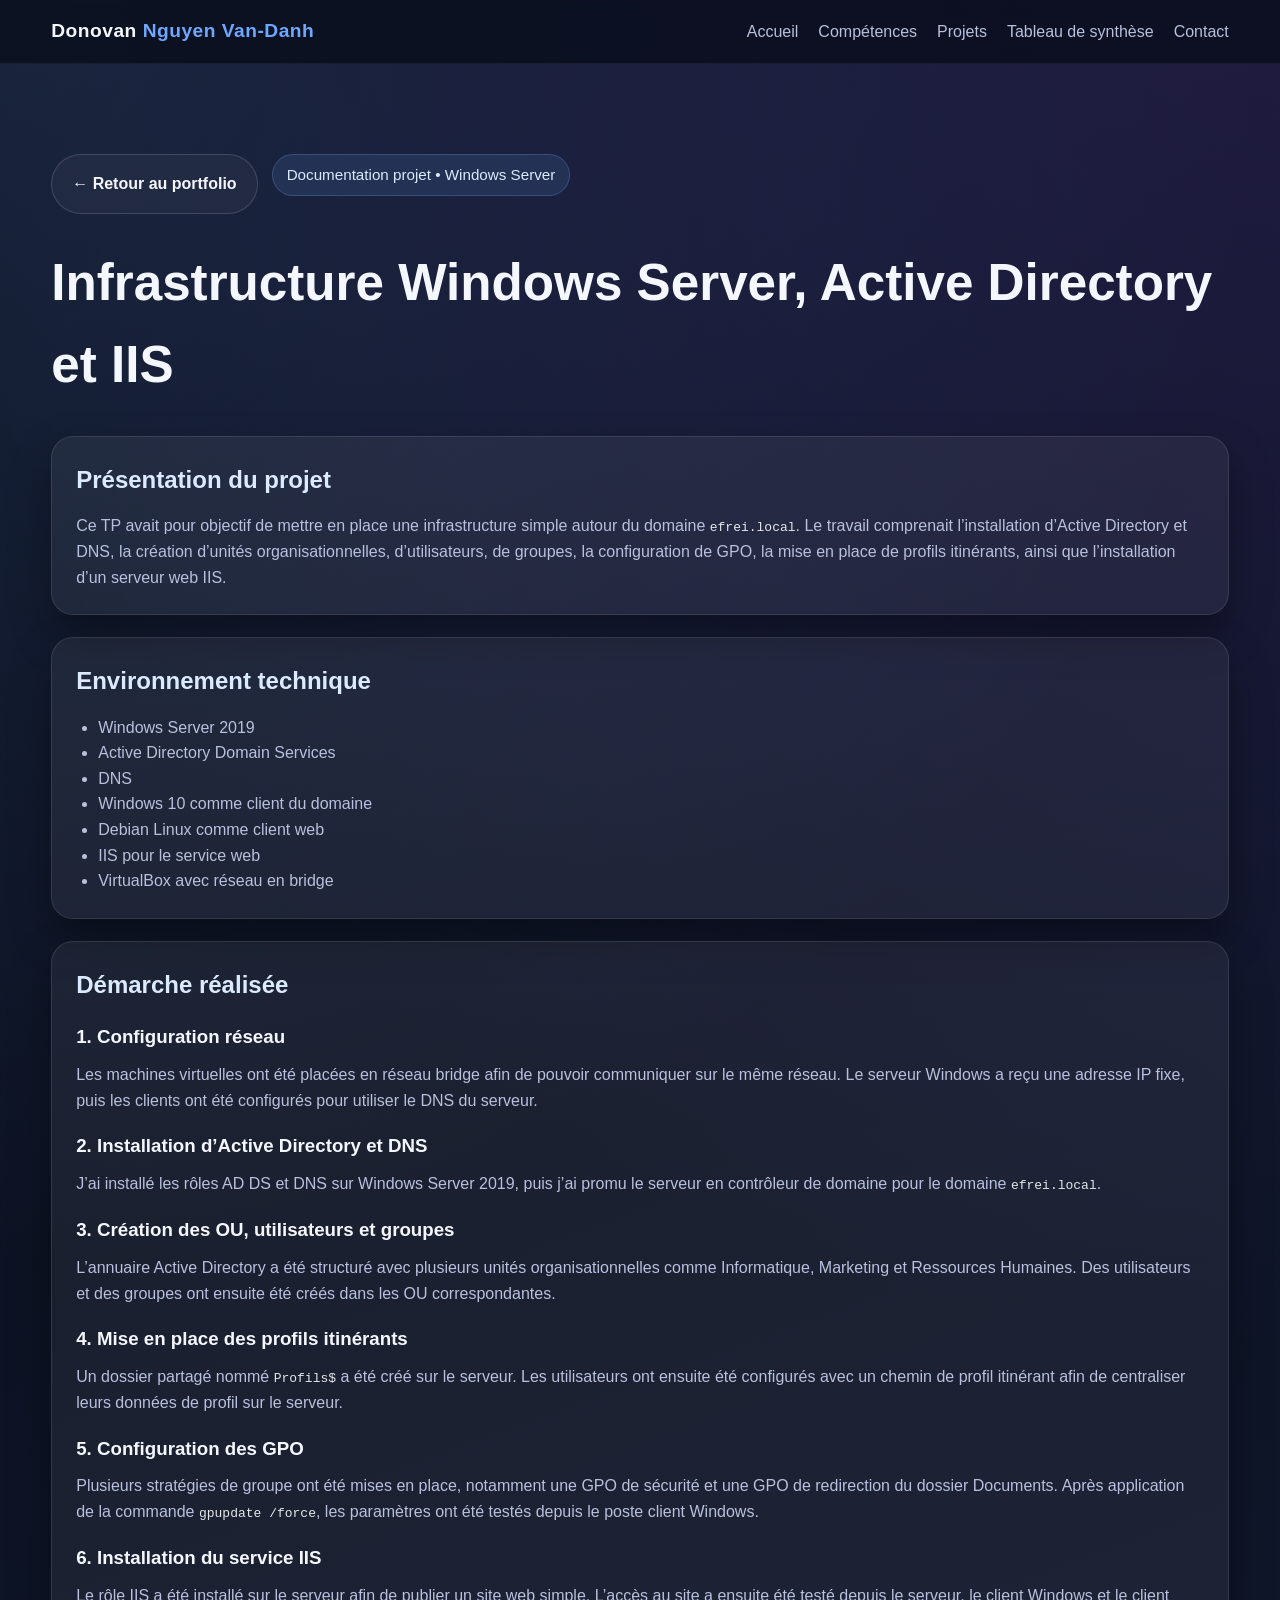
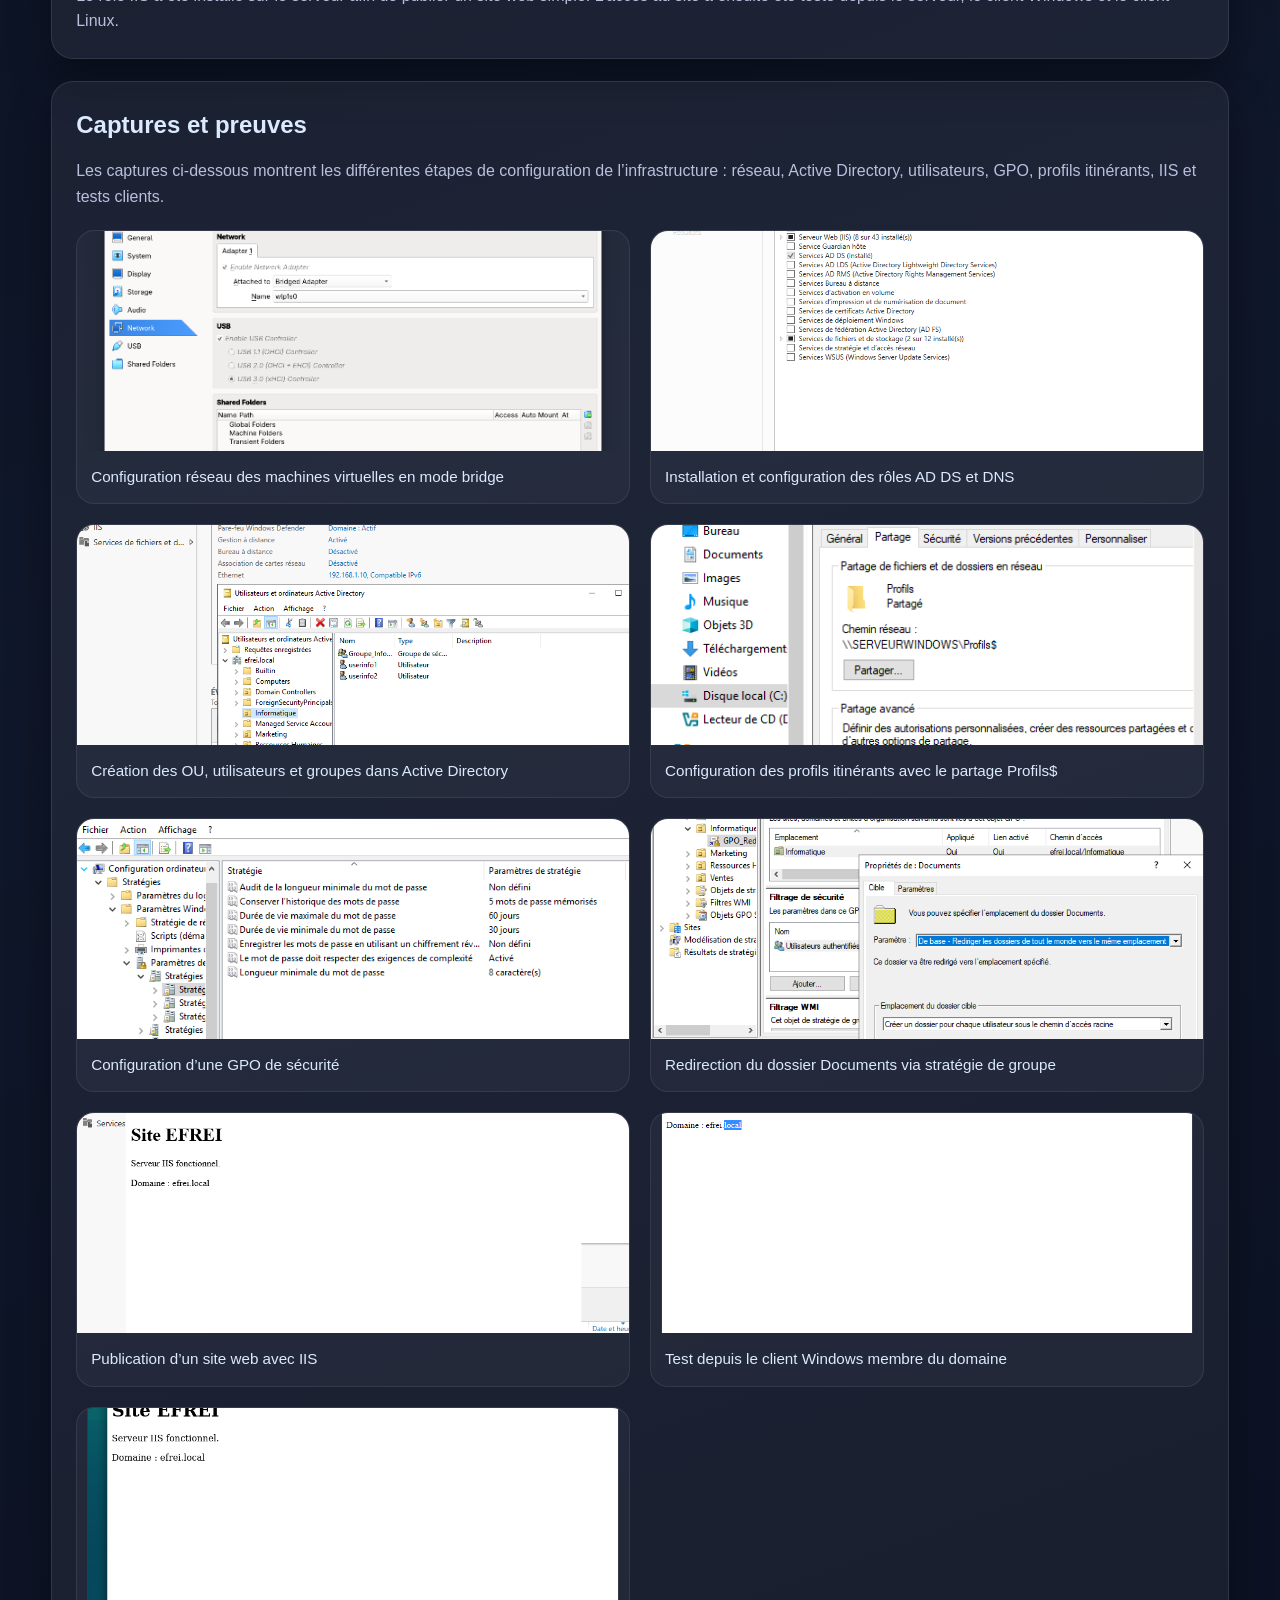
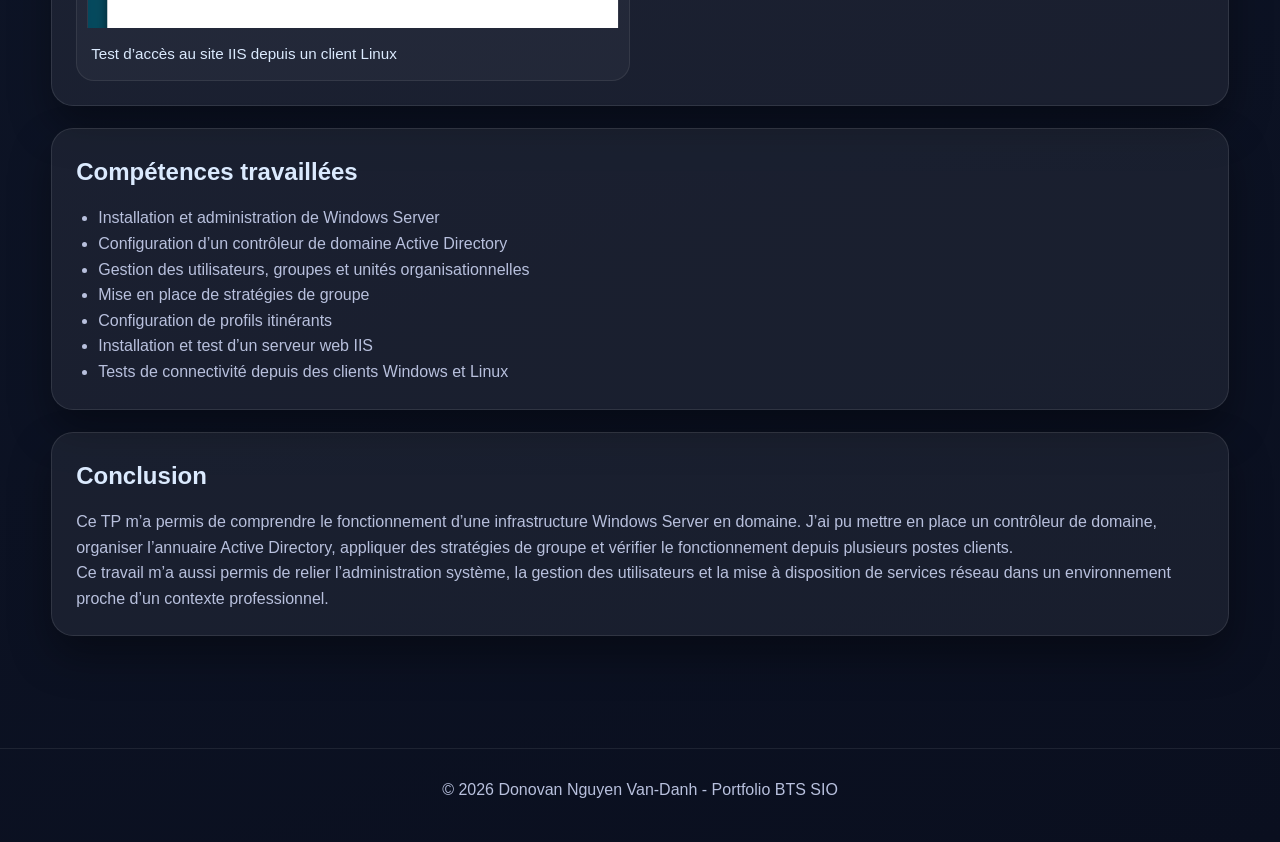
<file: projets/tp-active-directory.html>
<!DOCTYPE html>
<html lang="fr">
<head>
  <meta charset="UTF-8" />
  <meta name="viewport" content="width=device-width, initial-scale=1.0" />
  <title>TP Active Directory - Donovan Nguyen Van-Danh</title>
  <link rel="stylesheet" href="../style.css" />
</head>
<body>
  <header>
    <div class="container nav">
      <a href="../index.html#accueil" class="logo">Donovan <span>Nguyen Van-Danh</span></a>
      <nav class="nav-links">
        <a href="../index.html#accueil">Accueil</a>
        <a href="../index.html#competences">Compétences</a>
        <a href="../index.html#projets">Projets</a>
        <a href="../index.html#synthese">Tableau de synthèse</a>
        <a href="../index.html#contact">Contact</a>
      </nav>
    </div>
  </header>

  <main class="project-detail">
    <div class="container">
      <div class="hero-actions">
        <a href="../index.html#projets" class="btn btn-secondary">← Retour au portfolio</a>
        <span class="badge">Documentation projet • Windows Server</span>
      </div>

      <h1>Infrastructure Windows Server, Active Directory et IIS</h1>

      <section class="detail-card">
        <h2>Présentation du projet</h2>
        <p>
          Ce TP avait pour objectif de mettre en place une infrastructure simple autour du domaine
          <code>efrei.local</code>. Le travail comprenait l’installation d’Active Directory et DNS,
          la création d’unités organisationnelles, d’utilisateurs, de groupes, la configuration de GPO,
          la mise en place de profils itinérants, ainsi que l’installation d’un serveur web IIS.
        </p>
      </section>

      <section class="detail-card">
        <h2>Environnement technique</h2>
        <ul>
          <li>Windows Server 2019</li>
          <li>Active Directory Domain Services</li>
          <li>DNS</li>
          <li>Windows 10 comme client du domaine</li>
          <li>Debian Linux comme client web</li>
          <li>IIS pour le service web</li>
          <li>VirtualBox avec réseau en bridge</li>
        </ul>
      </section>

      <section class="detail-card">
        <h2>Démarche réalisée</h2>

        <h3>1. Configuration réseau</h3>
        <p>
          Les machines virtuelles ont été placées en réseau bridge afin de pouvoir communiquer sur le même réseau.
          Le serveur Windows a reçu une adresse IP fixe, puis les clients ont été configurés pour utiliser le DNS du serveur.
        </p>

        <h3>2. Installation d’Active Directory et DNS</h3>
        <p>
          J’ai installé les rôles AD DS et DNS sur Windows Server 2019, puis j’ai promu le serveur en contrôleur
          de domaine pour le domaine <code>efrei.local</code>.
        </p>

        <h3>3. Création des OU, utilisateurs et groupes</h3>
        <p>
          L’annuaire Active Directory a été structuré avec plusieurs unités organisationnelles comme Informatique,
          Marketing et Ressources Humaines. Des utilisateurs et des groupes ont ensuite été créés dans les OU correspondantes.
        </p>

        <h3>4. Mise en place des profils itinérants</h3>
        <p>
          Un dossier partagé nommé <code>Profils$</code> a été créé sur le serveur. Les utilisateurs ont ensuite été configurés
          avec un chemin de profil itinérant afin de centraliser leurs données de profil sur le serveur.
        </p>

        <h3>5. Configuration des GPO</h3>
        <p>
          Plusieurs stratégies de groupe ont été mises en place, notamment une GPO de sécurité et une GPO de redirection
          du dossier Documents. Après application de la commande <code>gpupdate /force</code>, les paramètres ont été testés
          depuis le poste client Windows.
        </p>

        <h3>6. Installation du service IIS</h3>
        <p>
          Le rôle IIS a été installé sur le serveur afin de publier un site web simple. L’accès au site a ensuite été testé
          depuis le serveur, le client Windows et le client Linux.
        </p>
      </section>

      <section class="detail-card">
        <h2>Captures et preuves</h2>
        <p>
          Les captures ci-dessous montrent les différentes étapes de configuration de l’infrastructure :
          réseau, Active Directory, utilisateurs, GPO, profils itinérants, IIS et tests clients.
        </p>

        <div class="captures-grid">
          <figure class="capture-card">
            <a href="../captures/active-directory/reseau-bridge.png" target="_blank" rel="noopener noreferrer">
              <img src="../captures/active-directory/reseau-bridge.png" alt="Configuration réseau bridge">
            </a>
            <figcaption>Configuration réseau des machines virtuelles en mode bridge</figcaption>
          </figure>

          <figure class="capture-card">
            <a href="../captures/active-directory/ad-dns.png" target="_blank" rel="noopener noreferrer">
              <img src="../captures/active-directory/ad-dns.png" alt="Installation AD DS et DNS">
            </a>
            <figcaption>Installation et configuration des rôles AD DS et DNS</figcaption>
          </figure>

          <figure class="capture-card">
            <a href="../captures/active-directory/ou-utilisateurs.png" target="_blank" rel="noopener noreferrer">
              <img src="../captures/active-directory/ou-utilisateurs.png" alt="OU et utilisateurs Active Directory">
            </a>
            <figcaption>Création des OU, utilisateurs et groupes dans Active Directory</figcaption>
          </figure>

          <figure class="capture-card">
            <a href="../captures/active-directory/profils-itinerants.png" target="_blank" rel="noopener noreferrer">
              <img src="../captures/active-directory/profils-itinerants.png" alt="Profils itinérants">
            </a>
            <figcaption>Configuration des profils itinérants avec le partage Profils$</figcaption>
          </figure>

          <figure class="capture-card">
            <a href="../captures/active-directory/gpo-securite.png" target="_blank" rel="noopener noreferrer">
              <img src="../captures/active-directory/gpo-securite.png" alt="GPO de sécurité">
            </a>
            <figcaption>Configuration d’une GPO de sécurité</figcaption>
          </figure>

          <figure class="capture-card">
            <a href="../captures/active-directory/redirection-documents.png" target="_blank" rel="noopener noreferrer">
              <img src="../captures/active-directory/redirection-documents.png" alt="Redirection du dossier Documents">
            </a>
            <figcaption>Redirection du dossier Documents via stratégie de groupe</figcaption>
          </figure>

          <figure class="capture-card">
            <a href="../captures/active-directory/iis-site.png" target="_blank" rel="noopener noreferrer">
              <img src="../captures/active-directory/iis-site.png" alt="Site IIS">
            </a>
            <figcaption>Publication d’un site web avec IIS</figcaption>
          </figure>

          <figure class="capture-card">
            <a href="../captures/active-directory/client-windows.png" target="_blank" rel="noopener noreferrer">
              <img src="../captures/active-directory/client-windows.png" alt="Client Windows intégré au domaine">
            </a>
            <figcaption>Test depuis le client Windows membre du domaine</figcaption>
          </figure>

          <figure class="capture-card">
            <a href="../captures/active-directory/client-linux.png" target="_blank" rel="noopener noreferrer">
              <img src="../captures/active-directory/client-linux.png" alt="Client Linux accédant au site IIS">
            </a>
            <figcaption>Test d’accès au site IIS depuis un client Linux</figcaption>
          </figure>
        </div>
      </section>

      <section class="detail-card">
        <h2>Compétences travaillées</h2>
        <ul>
          <li>Installation et administration de Windows Server</li>
          <li>Configuration d’un contrôleur de domaine Active Directory</li>
          <li>Gestion des utilisateurs, groupes et unités organisationnelles</li>
          <li>Mise en place de stratégies de groupe</li>
          <li>Configuration de profils itinérants</li>
          <li>Installation et test d’un serveur web IIS</li>
          <li>Tests de connectivité depuis des clients Windows et Linux</li>
        </ul>
      </section>

      <section class="detail-card">
        <h2>Conclusion</h2>
        <p>
          Ce TP m’a permis de comprendre le fonctionnement d’une infrastructure Windows Server en domaine.
          J’ai pu mettre en place un contrôleur de domaine, organiser l’annuaire Active Directory, appliquer
          des stratégies de groupe et vérifier le fonctionnement depuis plusieurs postes clients.
        </p>
        <p>
          Ce travail m’a aussi permis de relier l’administration système, la gestion des utilisateurs et la mise
          à disposition de services réseau dans un environnement proche d’un contexte professionnel.
        </p>
      </section>
    </div>
  </main>

  <footer>
    <div class="container">
      <p>© 2026 Donovan Nguyen Van-Danh - Portfolio BTS SIO</p>
    </div>
  </footer>
</body>
</html>
</file>
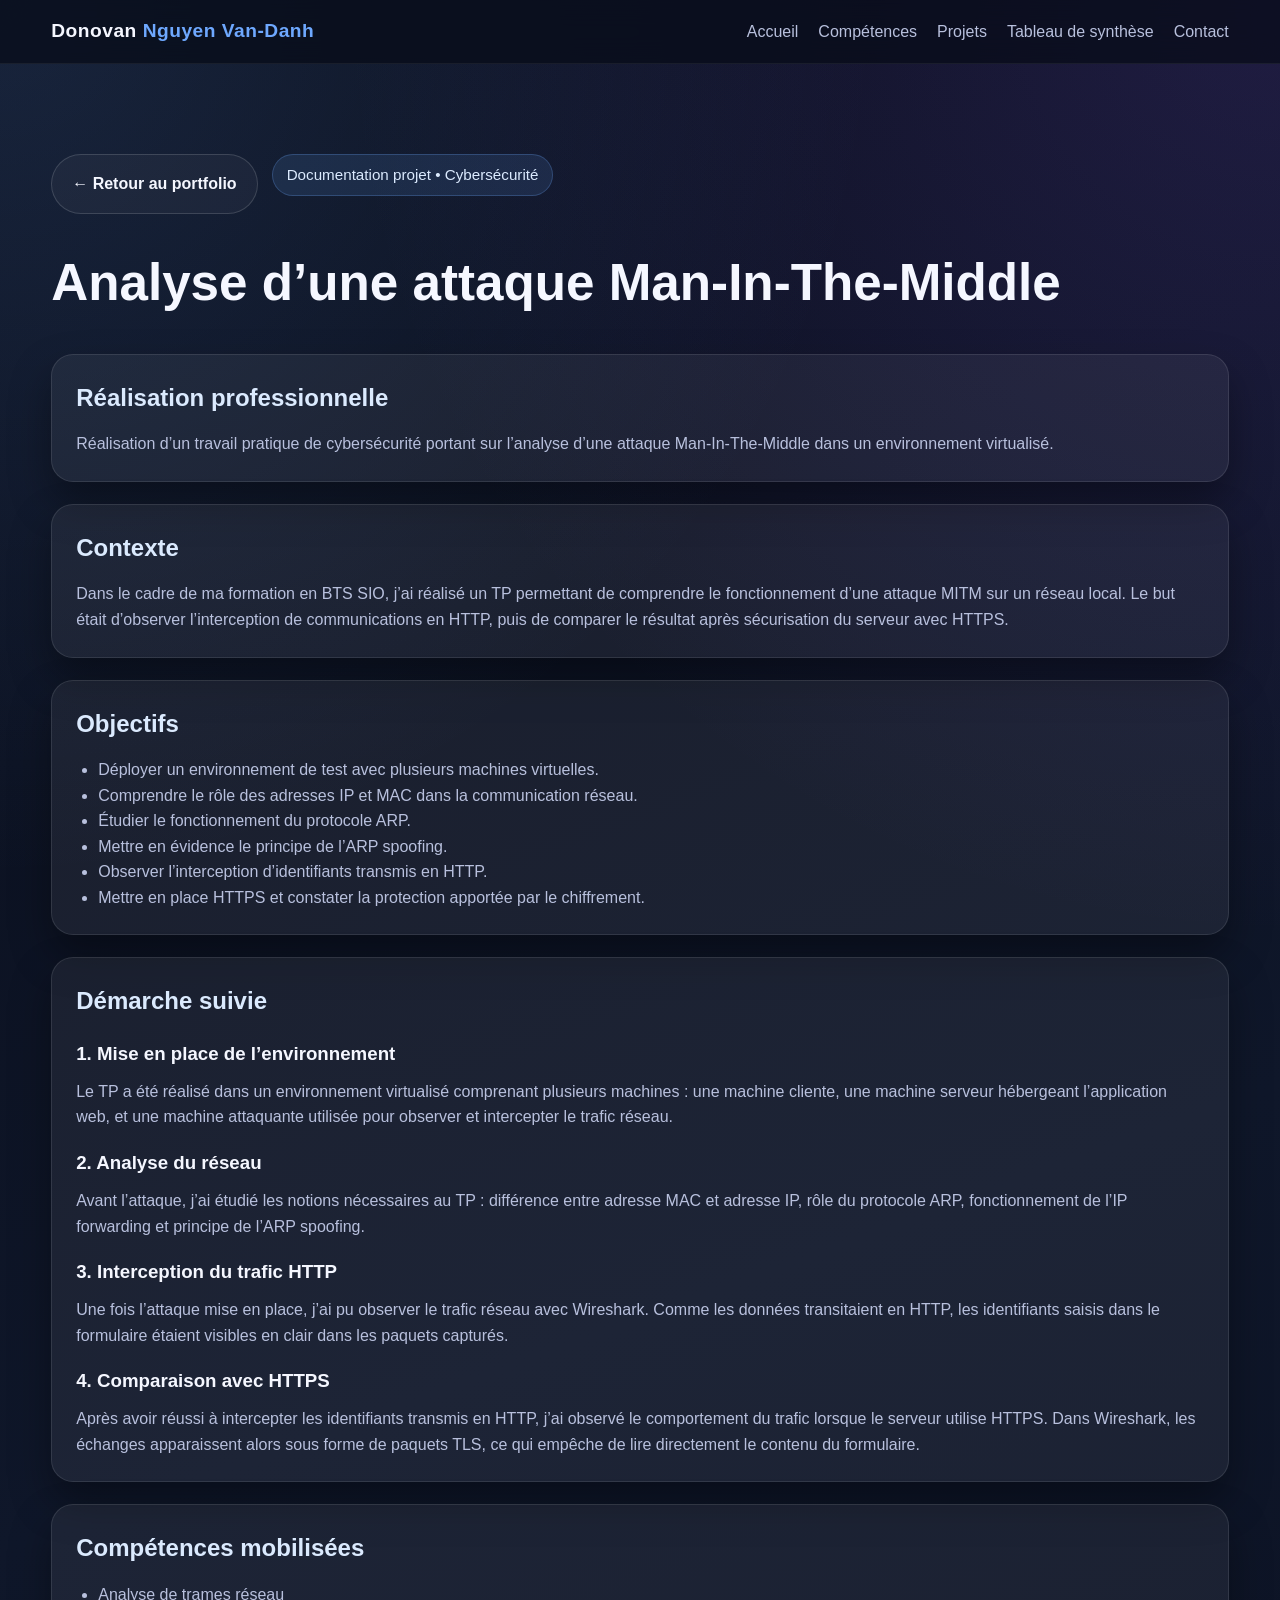
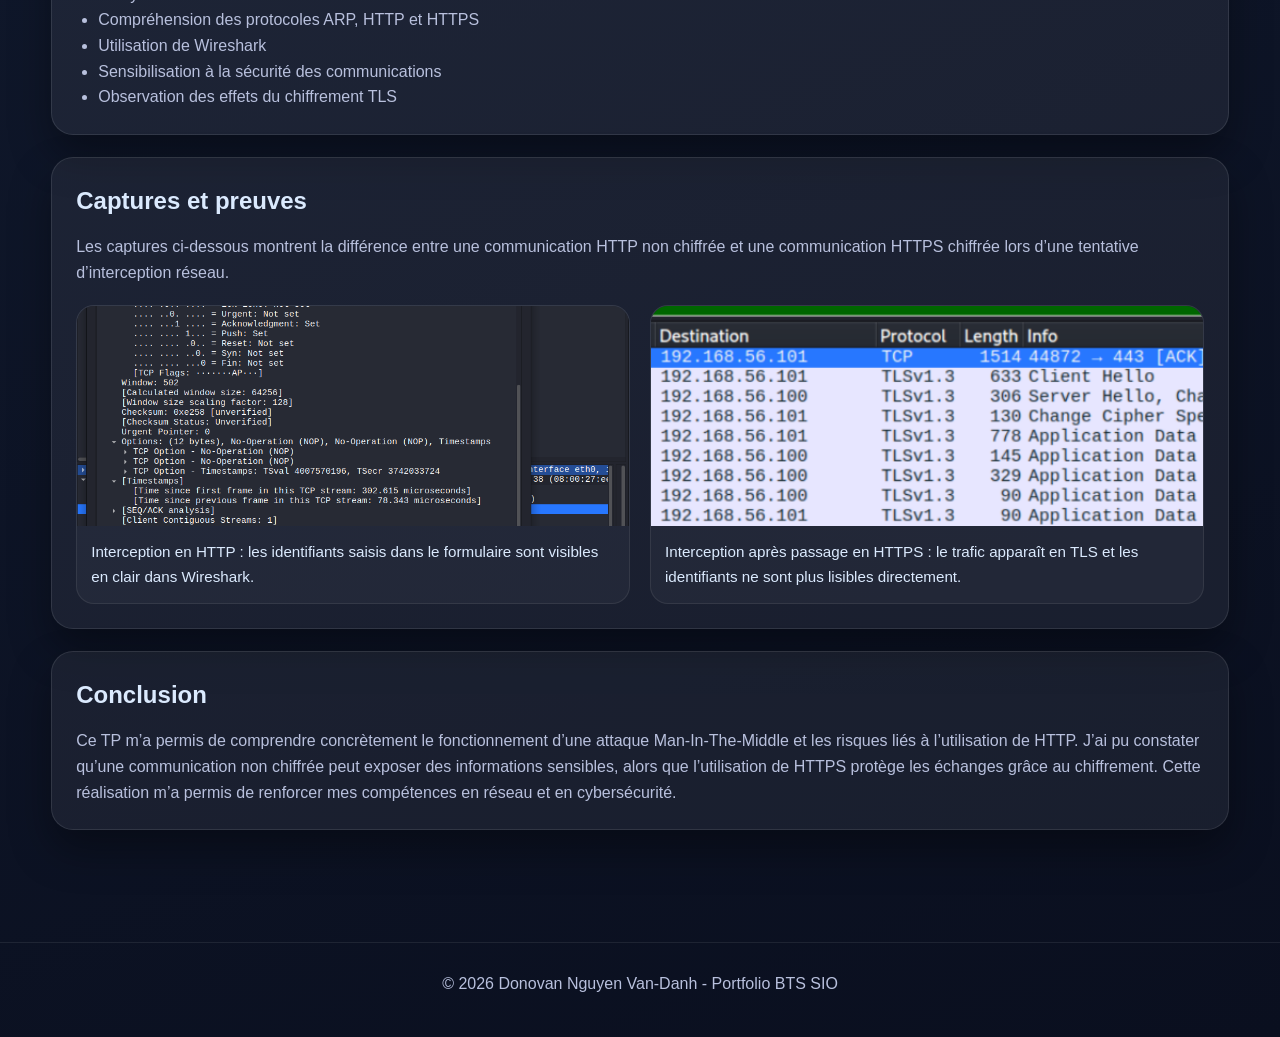
<file: projets/tp-mitm.html>
<!DOCTYPE html>
<html lang="fr">
<head>
  <meta charset="UTF-8" />
  <meta name="viewport" content="width=device-width, initial-scale=1.0" />
  <title>TP MITM - Donovan Nguyen Van-Danh</title>
  <link rel="stylesheet" href="../style.css" />
</head>
<body>
  <header>
    <div class="container nav">
      <a href="../index.html#accueil" class="logo">Donovan <span>Nguyen Van-Danh</span></a>
      <nav class="nav-links">
        <a href="../index.html#accueil">Accueil</a>
        <a href="../index.html#competences">Compétences</a>
        <a href="../index.html#projets">Projets</a>
        <a href="../index.html#synthese">Tableau de synthèse</a>
        <a href="../index.html#contact">Contact</a>
      </nav>
    </div>
  </header>

  <main class="project-detail">
    <div class="container">
      <div class="hero-actions">
        <a href="../index.html#projets" class="btn btn-secondary">← Retour au portfolio</a>
        <span class="badge">Documentation projet • Cybersécurité</span>
      </div>

      <h1>Analyse d’une attaque Man-In-The-Middle</h1>

      <section class="detail-card">
        <h2>Réalisation professionnelle</h2>
        <p>
          Réalisation d’un travail pratique de cybersécurité portant sur l’analyse d’une attaque
          Man-In-The-Middle dans un environnement virtualisé.
        </p>
      </section>

      <section class="detail-card">
        <h2>Contexte</h2>
        <p>
          Dans le cadre de ma formation en BTS SIO, j’ai réalisé un TP permettant de comprendre
          le fonctionnement d’une attaque MITM sur un réseau local. Le but était d’observer
          l’interception de communications en HTTP, puis de comparer le résultat après sécurisation
          du serveur avec HTTPS.
        </p>
      </section>

      <section class="detail-card">
        <h2>Objectifs</h2>
        <ul>
          <li>Déployer un environnement de test avec plusieurs machines virtuelles.</li>
          <li>Comprendre le rôle des adresses IP et MAC dans la communication réseau.</li>
          <li>Étudier le fonctionnement du protocole ARP.</li>
          <li>Mettre en évidence le principe de l’ARP spoofing.</li>
          <li>Observer l’interception d’identifiants transmis en HTTP.</li>
          <li>Mettre en place HTTPS et constater la protection apportée par le chiffrement.</li>
        </ul>
      </section>

      <section class="detail-card">
        <h2>Démarche suivie</h2>

        <h3>1. Mise en place de l’environnement</h3>
        <p>
          Le TP a été réalisé dans un environnement virtualisé comprenant plusieurs machines :
          une machine cliente, une machine serveur hébergeant l’application web, et une machine
          attaquante utilisée pour observer et intercepter le trafic réseau.
        </p>

        <h3>2. Analyse du réseau</h3>
        <p>
          Avant l’attaque, j’ai étudié les notions nécessaires au TP : différence entre adresse MAC
          et adresse IP, rôle du protocole ARP, fonctionnement de l’IP forwarding et principe
          de l’ARP spoofing.
        </p>

        <h3>3. Interception du trafic HTTP</h3>
        <p>
          Une fois l’attaque mise en place, j’ai pu observer le trafic réseau avec Wireshark.
          Comme les données transitaient en HTTP, les identifiants saisis dans le formulaire
          étaient visibles en clair dans les paquets capturés.
        </p>

        <h3>4. Comparaison avec HTTPS</h3>
        <p>
        Après avoir réussi à intercepter les identifiants transmis en HTTP, j’ai observé le comportement
        du trafic lorsque le serveur utilise HTTPS. Dans Wireshark, les échanges apparaissent alors sous forme
        de paquets TLS, ce qui empêche de lire directement le contenu du formulaire.
        </p>
      </section>

      <section class="detail-card">
        <h2>Compétences mobilisées</h2>
        <ul>
          <li>Analyse de trames réseau</li>
          <li>Compréhension des protocoles ARP, HTTP et HTTPS</li>
          <li>Utilisation de Wireshark</li>
          <li>Sensibilisation à la sécurité des communications</li>
          <li>Observation des effets du chiffrement TLS</li>
        </ul>
      </section>

      <section class="detail-card">
        <h2>Captures et preuves</h2>
        <p>
            Les captures ci-dessous montrent la différence entre une communication HTTP non chiffrée
            et une communication HTTPS chiffrée lors d’une tentative d’interception réseau.
        </p>

        <div class="captures-grid">
          <figure class="capture-card">
            <a href="../captures/mitm/mitm-http.png" target="_blank" rel="noopener noreferrer">
              <img src="../captures/mitm/mitm-http.png" alt="Interception d'identifiants en HTTP avec Wireshark" />
            </a>
            <figcaption>
              Interception en HTTP : les identifiants saisis dans le formulaire sont visibles en clair dans Wireshark.
            </figcaption>
          </figure>

          <figure class="capture-card">
            <a href="../captures/mitm/mitm-https.png" target="_blank" rel="noopener noreferrer">
              <img src="../captures/mitm/mitm-https.png" alt="Trafic HTTPS chiffré visible dans Wireshark" />
            </a>
            <figcaption>
              Interception après passage en HTTPS : le trafic apparaît en TLS et les identifiants ne sont plus lisibles directement.
            </figcaption>
          </figure>
        </div>
        </section>

      <section class="detail-card">
        <h2>Conclusion</h2>
        <p>
          Ce TP m’a permis de comprendre concrètement le fonctionnement d’une attaque
          Man-In-The-Middle et les risques liés à l’utilisation de HTTP. J’ai pu constater
          qu’une communication non chiffrée peut exposer des informations sensibles, alors que
          l’utilisation de HTTPS protège les échanges grâce au chiffrement. Cette réalisation
          m’a permis de renforcer mes compétences en réseau et en cybersécurité.
        </p>
      </section>
    </div>
  </main>

  <footer>
    <div class="container">
      <p>© 2026 Donovan Nguyen Van-Danh - Portfolio BTS SIO</p>
    </div>
  </footer>
</body>
</html>
</file>
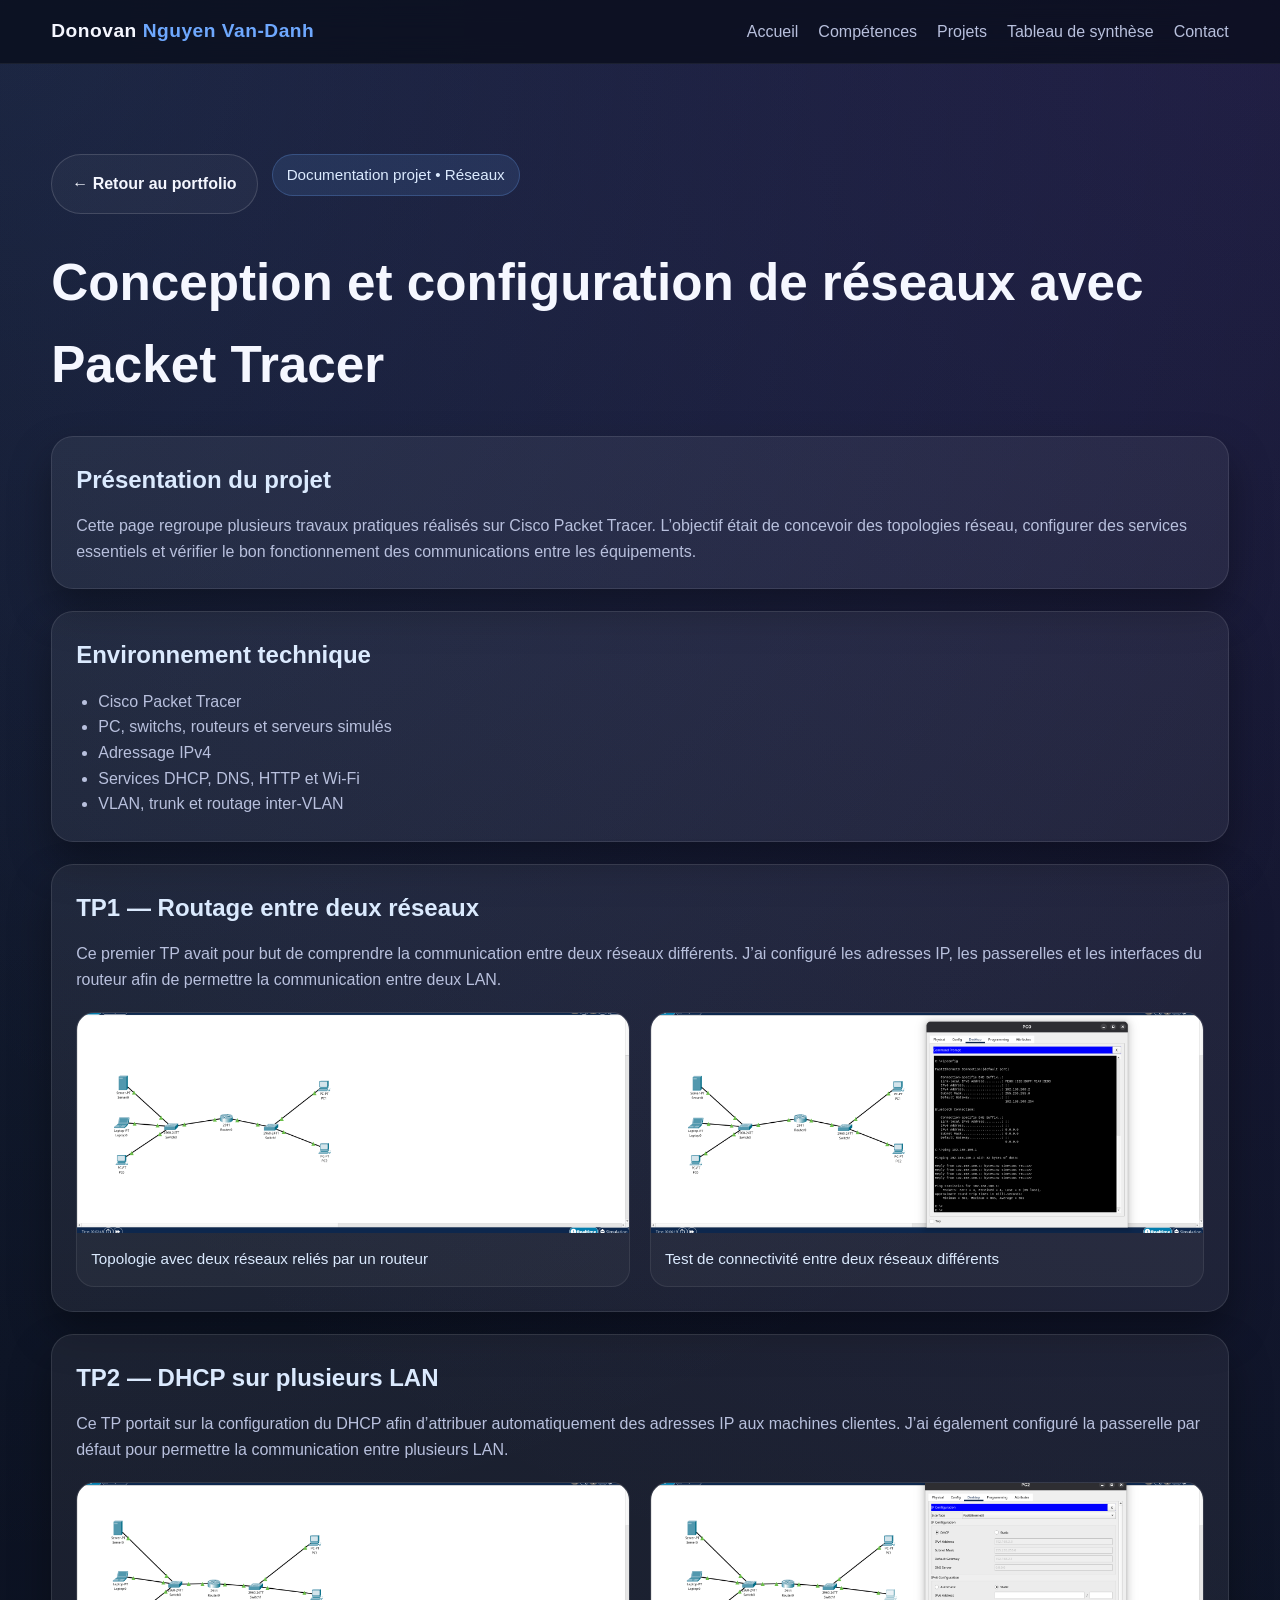
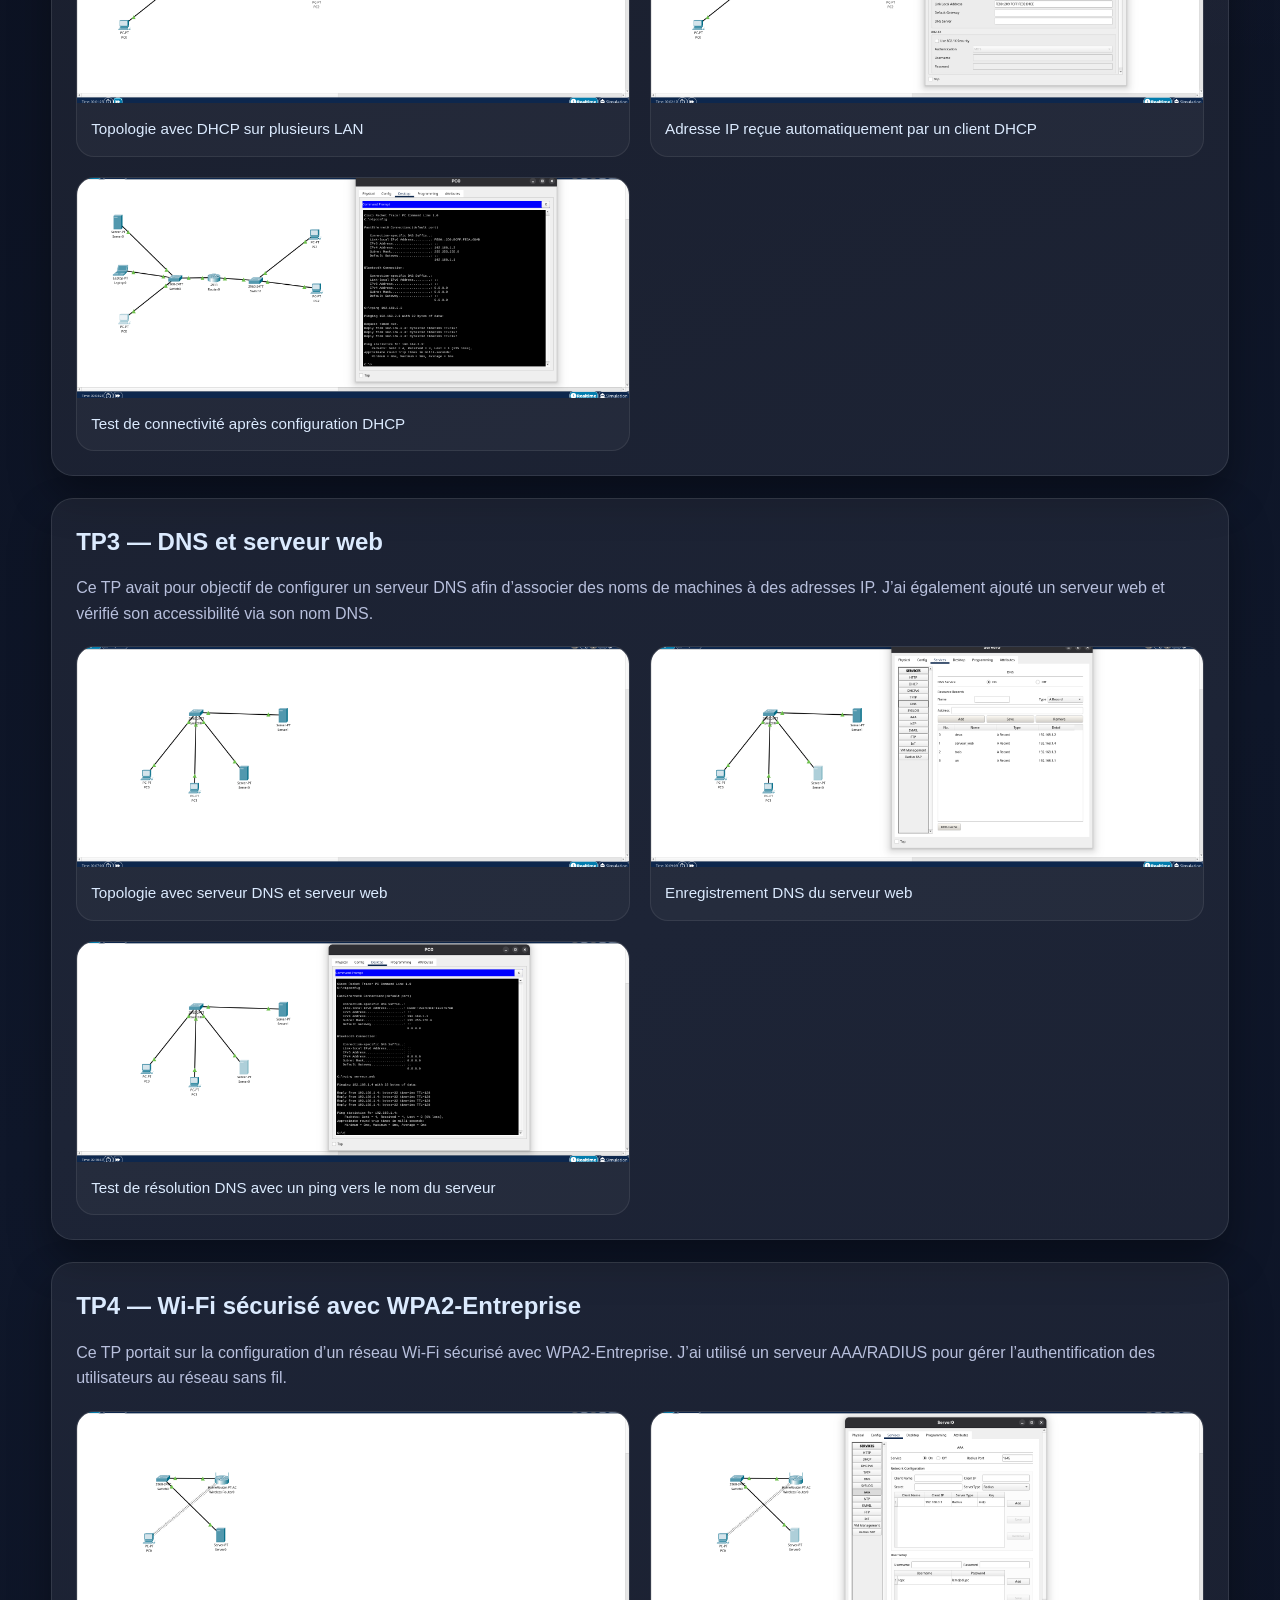
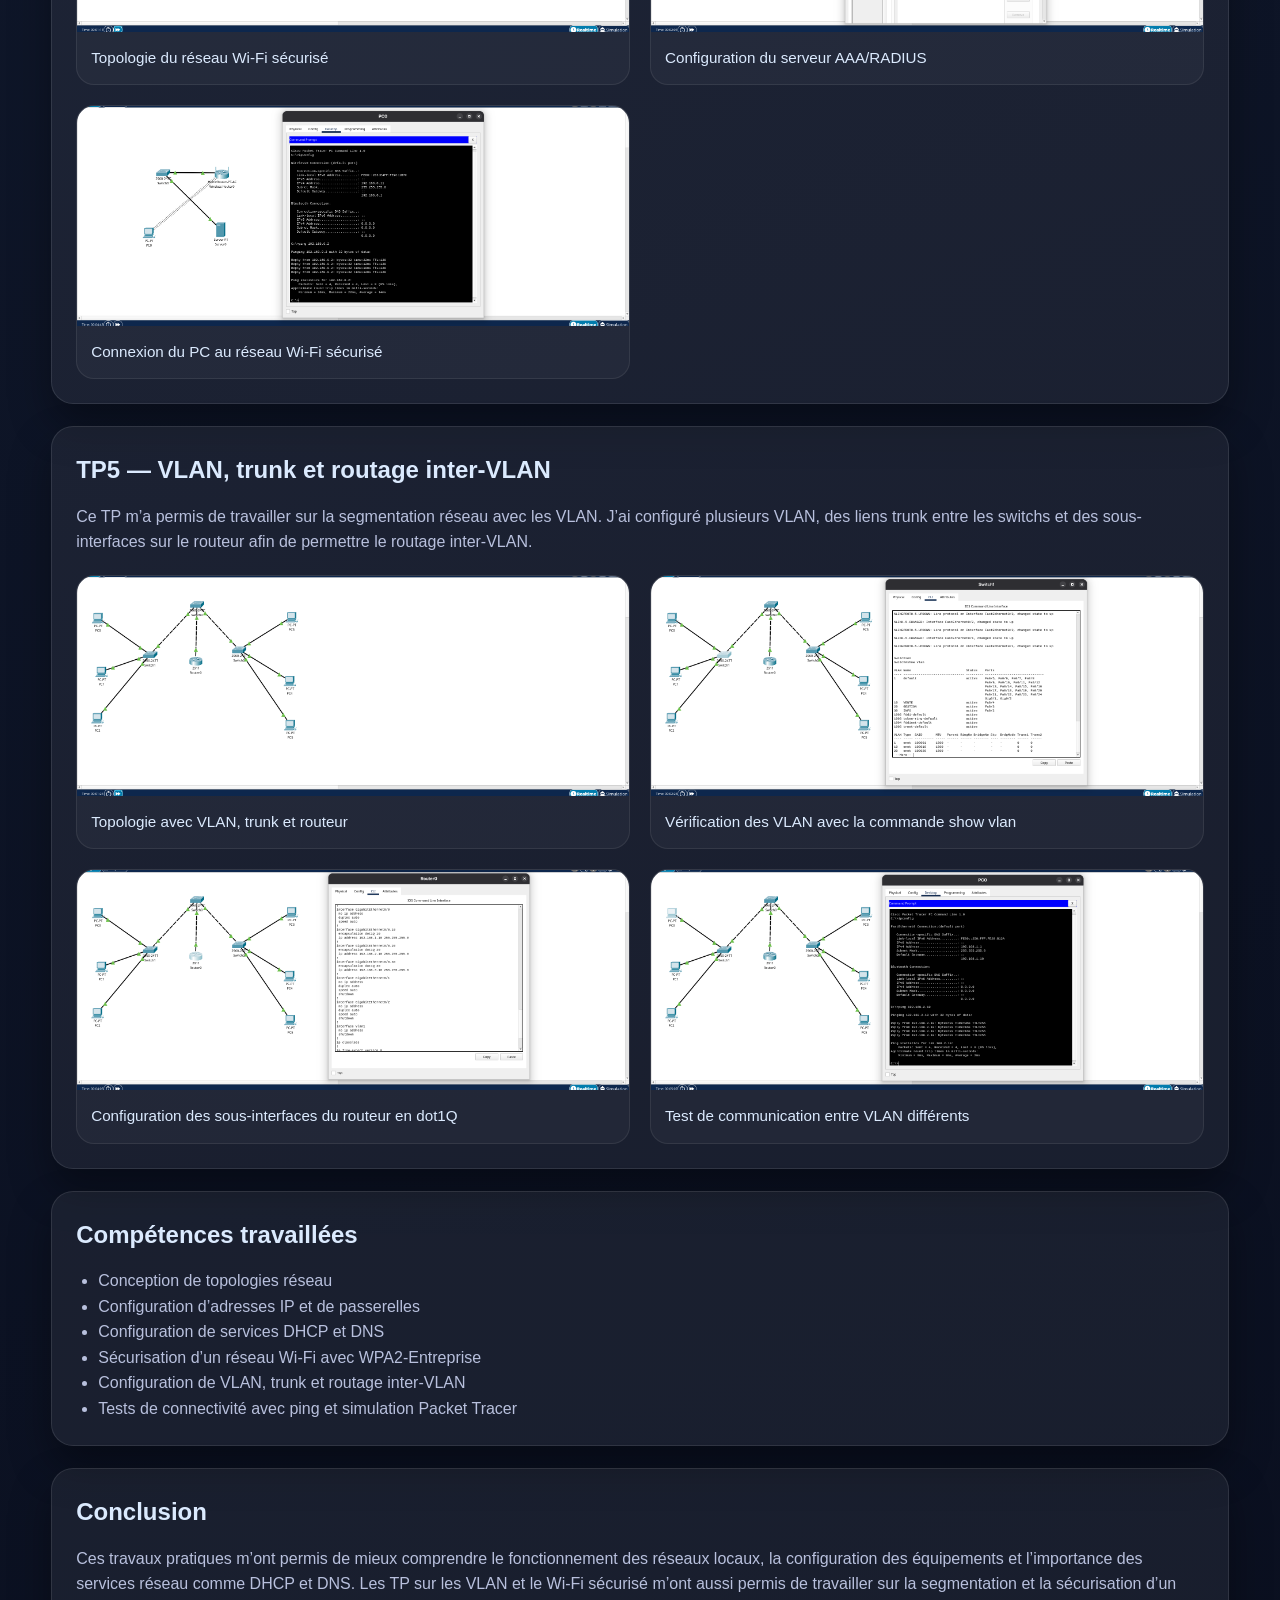
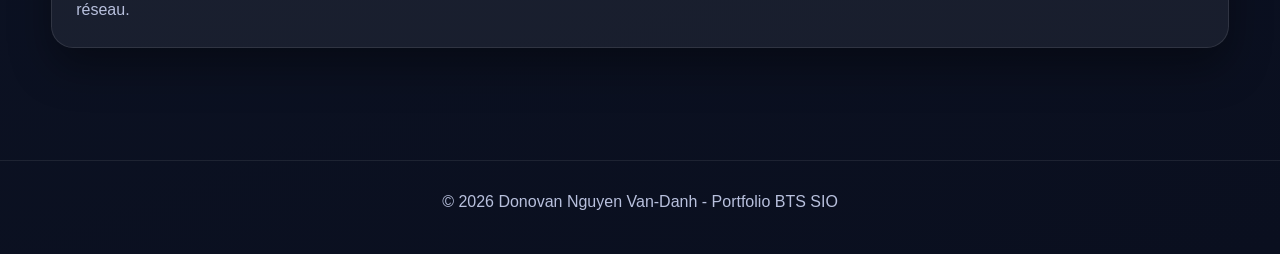
<file: projets/tp-packet-tracer.html>
<!DOCTYPE html>
<html lang="fr">
<head>
  <meta charset="UTF-8" />
  <meta name="viewport" content="width=device-width, initial-scale=1.0" />
  <title>TP Packet Tracer - Donovan Nguyen Van-Danh</title>
  <link rel="stylesheet" href="../style.css" />
</head>
<body>
  <header>
    <div class="container nav">
      <a href="../index.html#accueil" class="logo">Donovan <span>Nguyen Van-Danh</span></a>
      <nav class="nav-links">
        <a href="../index.html#accueil">Accueil</a>
        <a href="../index.html#competences">Compétences</a>
        <a href="../index.html#projets">Projets</a>
        <a href="../index.html#synthese">Tableau de synthèse</a>
        <a href="../index.html#contact">Contact</a>
      </nav>
    </div>
  </header>

  <main class="project-detail">
    <div class="container">
      <div class="hero-actions">
        <a href="../index.html#projets" class="btn btn-secondary">← Retour au portfolio</a>
        <span class="badge">Documentation projet • Réseaux</span>
      </div>

      <h1>Conception et configuration de réseaux avec Packet Tracer</h1>

      <section class="detail-card">
        <h2>Présentation du projet</h2>
        <p>
          Cette page regroupe plusieurs travaux pratiques réalisés sur Cisco Packet Tracer.
          L’objectif était de concevoir des topologies réseau, configurer des services essentiels
          et vérifier le bon fonctionnement des communications entre les équipements.
        </p>
      </section>

      <section class="detail-card">
        <h2>Environnement technique</h2>
        <ul>
          <li>Cisco Packet Tracer</li>
          <li>PC, switchs, routeurs et serveurs simulés</li>
          <li>Adressage IPv4</li>
          <li>Services DHCP, DNS, HTTP et Wi-Fi</li>
          <li>VLAN, trunk et routage inter-VLAN</li>
        </ul>
      </section>

      <section class="detail-card">
        <h2>TP1 — Routage entre deux réseaux</h2>
        <p>
          Ce premier TP avait pour but de comprendre la communication entre deux réseaux différents.
          J’ai configuré les adresses IP, les passerelles et les interfaces du routeur afin de permettre
          la communication entre deux LAN.
        </p>

        <div class="captures-grid">
          <figure class="capture-card">
            <a href="../captures/packet-tracer/tp1-topologie-routage.png" target="_blank" rel="noopener noreferrer">
              <img src="../captures/packet-tracer/tp1-topologie-routage.png" alt="Topologie de routage Packet Tracer">
            </a>
            <figcaption>Topologie avec deux réseaux reliés par un routeur</figcaption>
          </figure>

          <figure class="capture-card">
            <a href="../captures/packet-tracer/tp1-test-ping.png" target="_blank" rel="noopener noreferrer">
              <img src="../captures/packet-tracer/tp1-test-ping.png" alt="Test ping entre deux réseaux">
            </a>
            <figcaption>Test de connectivité entre deux réseaux différents</figcaption>
          </figure>
        </div>
      </section>

      <section class="detail-card">
        <h2>TP2 — DHCP sur plusieurs LAN</h2>
        <p>
          Ce TP portait sur la configuration du DHCP afin d’attribuer automatiquement des adresses IP
          aux machines clientes. J’ai également configuré la passerelle par défaut pour permettre la
          communication entre plusieurs LAN.
        </p>

        <div class="captures-grid">
          <figure class="capture-card">
            <a href="../captures/packet-tracer/tp2-dhcp-plusieurs-lan.png" target="_blank" rel="noopener noreferrer">
              <img src="../captures/packet-tracer/tp2-dhcp-plusieurs-lan.png" alt="Topologie DHCP sur plusieurs LAN">
            </a>
            <figcaption>Topologie avec DHCP sur plusieurs LAN</figcaption>
          </figure>

          <figure class="capture-card">
            <a href="../captures/packet-tracer/tp2-ip-dhcp-client.png" target="_blank" rel="noopener noreferrer">
              <img src="../captures/packet-tracer/tp2-ip-dhcp-client.png" alt="Adresse IP reçue par DHCP">
            </a>
            <figcaption>Adresse IP reçue automatiquement par un client DHCP</figcaption>
          </figure>

          <figure class="capture-card">
            <a href="../captures/packet-tracer/tp2-test-ping.png" target="_blank" rel="noopener noreferrer">
              <img src="../captures/packet-tracer/tp2-test-ping.png" alt="Ping DHCP entre LAN">
            </a>
            <figcaption>Test de connectivité après configuration DHCP</figcaption>
          </figure>
        </div>
      </section>

      <section class="detail-card">
        <h2>TP3 — DNS et serveur web</h2>
        <p>
          Ce TP avait pour objectif de configurer un serveur DNS afin d’associer des noms de machines
          à des adresses IP. J’ai également ajouté un serveur web et vérifié son accessibilité via son nom DNS.
        </p>

        <div class="captures-grid">
          <figure class="capture-card">
            <a href="../captures/packet-tracer/tp3-dns-serveur-web.png" target="_blank" rel="noopener noreferrer">
              <img src="../captures/packet-tracer/tp3-dns-serveur-web.png" alt="Topologie DNS et serveur web">
            </a>
            <figcaption>Topologie avec serveur DNS et serveur web</figcaption>
          </figure>

          <figure class="capture-card">
            <a href="../captures/packet-tracer/tp3-enregistrement-dns.png" target="_blank" rel="noopener noreferrer">
              <img src="../captures/packet-tracer/tp3-enregistrement-dns.png" alt="Enregistrement DNS SERVEUR_WEB">
            </a>
            <figcaption>Enregistrement DNS du serveur web</figcaption>
          </figure>

          <figure class="capture-card">
            <a href="../captures/packet-tracer/tp3-ping-nom.png" target="_blank" rel="noopener noreferrer">
              <img src="../captures/packet-tracer/tp3-ping-nom.png" alt="Ping vers SERVEUR_WEB">
            </a>
            <figcaption>Test de résolution DNS avec un ping vers le nom du serveur</figcaption>
          </figure>
        </div>
      </section>

      <section class="detail-card">
        <h2>TP4 — Wi-Fi sécurisé avec WPA2-Entreprise</h2>
        <p>
          Ce TP portait sur la configuration d’un réseau Wi-Fi sécurisé avec WPA2-Entreprise.
          J’ai utilisé un serveur AAA/RADIUS pour gérer l’authentification des utilisateurs au réseau sans fil.
        </p>

        <div class="captures-grid">
          <figure class="capture-card">
            <a href="../captures/packet-tracer/tp4-wpa2-entreprise.png" target="_blank" rel="noopener noreferrer">
              <img src="../captures/packet-tracer/tp4-wpa2-entreprise.png" alt="Topologie Wi-Fi WPA2-Entreprise">
            </a>
            <figcaption>Topologie du réseau Wi-Fi sécurisé</figcaption>
          </figure>

          <figure class="capture-card">
            <a href="../captures/packet-tracer/tp4-radius-aaa.png" target="_blank" rel="noopener noreferrer">
              <img src="../captures/packet-tracer/tp4-radius-aaa.png" alt="Configuration AAA RADIUS">
            </a>
            <figcaption>Configuration du serveur AAA/RADIUS</figcaption>
          </figure>

          <figure class="capture-card">
            <a href="../captures/packet-tracer/tp4-pc-connecte-wifi.png" target="_blank" rel="noopener noreferrer">
              <img src="../captures/packet-tracer/tp4-pc-connecte-wifi.png" alt="PC connecté au Wi-Fi sécurisé">
            </a>
            <figcaption>Connexion du PC au réseau Wi-Fi sécurisé</figcaption>
          </figure>
        </div>
      </section>

      <section class="detail-card">
        <h2>TP5 — VLAN, trunk et routage inter-VLAN</h2>
        <p>
          Ce TP m’a permis de travailler sur la segmentation réseau avec les VLAN.
          J’ai configuré plusieurs VLAN, des liens trunk entre les switchs et des sous-interfaces
          sur le routeur afin de permettre le routage inter-VLAN.
        </p>

        <div class="captures-grid">
          <figure class="capture-card">
            <a href="../captures/packet-tracer/tp5-topologie-vlan.png" target="_blank" rel="noopener noreferrer">
              <img src="../captures/packet-tracer/tp5-topologie-vlan.png" alt="Topologie VLAN Packet Tracer">
            </a>
            <figcaption>Topologie avec VLAN, trunk et routeur</figcaption>
          </figure>

          <figure class="capture-card">
            <a href="../captures/packet-tracer/tp5-show-vlan.png" target="_blank" rel="noopener noreferrer">
              <img src="../captures/packet-tracer/tp5-show-vlan.png" alt="Commande show vlan">
            </a>
            <figcaption>Vérification des VLAN avec la commande show vlan</figcaption>
          </figure>

          <figure class="capture-card">
            <a href="../captures/packet-tracer/tp5-router-subinterfaces.png" target="_blank" rel="noopener noreferrer">
              <img src="../captures/packet-tracer/tp5-router-subinterfaces.png" alt="Sous-interfaces routeur dot1Q">
            </a>
            <figcaption>Configuration des sous-interfaces du routeur en dot1Q</figcaption>
          </figure>

          <figure class="capture-card">
            <a href="../captures/packet-tracer/tp5-test-ping-intervlan.png" target="_blank" rel="noopener noreferrer">
              <img src="../captures/packet-tracer/tp5-test-ping-intervlan.png" alt="Ping inter-VLAN réussi">
            </a>
            <figcaption>Test de communication entre VLAN différents</figcaption>
          </figure>
        </div>
      </section>

      <section class="detail-card">
        <h2>Compétences travaillées</h2>
        <ul>
          <li>Conception de topologies réseau</li>
          <li>Configuration d’adresses IP et de passerelles</li>
          <li>Configuration de services DHCP et DNS</li>
          <li>Sécurisation d’un réseau Wi-Fi avec WPA2-Entreprise</li>
          <li>Configuration de VLAN, trunk et routage inter-VLAN</li>
          <li>Tests de connectivité avec ping et simulation Packet Tracer</li>
        </ul>
      </section>

      <section class="detail-card">
        <h2>Conclusion</h2>
        <p>
          Ces travaux pratiques m’ont permis de mieux comprendre le fonctionnement des réseaux locaux,
          la configuration des équipements et l’importance des services réseau comme DHCP et DNS.
          Les TP sur les VLAN et le Wi-Fi sécurisé m’ont aussi permis de travailler sur la segmentation
          et la sécurisation d’un réseau.
        </p>
      </section>
    </div>
  </main>

  <footer>
    <div class="container">
      <p>© 2026 Donovan Nguyen Van-Danh - Portfolio BTS SIO</p>
    </div>
  </footer>
</body>
</html>
</file>
<file: style.css>
:root {
  --bg: #0b1020;
  --bg-soft: #111831;
  --card: rgba(255,255,255,0.06);
  --card-border: rgba(255,255,255,0.1);
  --text: #f5f7ff;
  --muted: #b8c0dd;
  --accent: #6ea8fe;
  --accent-2: #8b5cf6;
  --success: #22c55e;
  --warning: #f59e0b;
  --shadow: 0 20px 40px rgba(0,0,0,0.35);
  --radius: 22px;
}

* {
  margin: 0;
  padding: 0;
  box-sizing: border-box;
  scroll-behavior: smooth;
}

body {
  font-family: Arial, Helvetica, sans-serif;
  background:
    radial-gradient(circle at top left, rgba(110,168,254,0.15), transparent 30%),
    radial-gradient(circle at top right, rgba(139,92,246,0.16), transparent 32%),
    linear-gradient(160deg, #090d1a 0%, #0f172a 50%, #0a0f1f 100%);
  color: var(--text);
  line-height: 1.6;
}

a {
  color: inherit;
  text-decoration: none;
}

img {
  max-width: 100%;
  display: block;
}

.container {
  width: min(1180px, 92%);
  margin: 0 auto;
}

header {
  position: sticky;
  top: 0;
  z-index: 100;
  backdrop-filter: blur(14px);
  background: rgba(8, 12, 24, 0.72);
  border-bottom: 1px solid rgba(255,255,255,0.06);
}

.nav {
  display: flex;
  align-items: center;
  justify-content: space-between;
  gap: 20px;
  padding: 16px 0;
}

.logo {
  font-size: 1.2rem;
  font-weight: 700;
  letter-spacing: 0.5px;
}

.logo span {
  color: var(--accent);
}

.nav-links {
  display: flex;
  gap: 20px;
  flex-wrap: wrap;
}

.nav-links a {
  color: var(--muted);
  transition: 0.2s;
}

.nav-links a:hover {
  color: var(--text);
}

.btn {
  display: inline-flex;
  align-items: center;
  justify-content: center;
  gap: 10px;
  padding: 13px 20px;
  border-radius: 999px;
  border: 1px solid transparent;
  font-weight: 700;
  transition: 0.25s ease;
  cursor: pointer;
}

.btn-primary {
  background: linear-gradient(135deg, var(--accent), var(--accent-2));
  color: white;
  box-shadow: var(--shadow);
}

.btn-primary:hover {
  transform: translateY(-2px);
  opacity: 0.95;
}

.btn-secondary {
  border-color: rgba(255,255,255,0.14);
  background: rgba(255,255,255,0.04);
  color: var(--text);
}

.btn-secondary:hover {
  background: rgba(255,255,255,0.08);
}

section {
  padding: 90px 0;
}

.hero {
  min-height: calc(100vh - 72px);
  display: flex;
  align-items: center;
  padding-top: 40px;
}

.hero-grid {
  display: grid;
  grid-template-columns: 1.15fr 0.85fr;
  gap: 32px;
  align-items: center;
}

.badge {
  display: inline-block;
  padding: 8px 14px;
  border-radius: 999px;
  background: rgba(110,168,254,0.12);
  border: 1px solid rgba(110,168,254,0.25);
  color: #dbeafe;
  margin-bottom: 18px;
  font-size: 0.95rem;
}

.hero h1 {
  font-size: clamp(2.3rem, 5vw, 4.5rem);
  line-height: 1.06;
  margin-bottom: 18px;
}

.hero p {
  color: var(--muted);
  font-size: 1.08rem;
  max-width: 700px;
  margin-bottom: 28px;
}

.hero-actions {
  display: flex;
  gap: 14px;
  flex-wrap: wrap;
  margin-bottom: 28px;
}

.hero-stats {
  display: grid;
  grid-template-columns: repeat(3, 1fr);
  gap: 14px;
}

.stat {
  padding: 18px;
  background: var(--card);
  border: 1px solid var(--card-border);
  border-radius: 18px;
}

.stat h3 {
  font-size: 1.6rem;
  margin-bottom: 6px;
}

.stat p {
  margin: 0;
  font-size: 0.95rem;
}

.hero-card {
  background: linear-gradient(180deg, rgba(255,255,255,0.08), rgba(255,255,255,0.04));
  border: 1px solid var(--card-border);
  border-radius: 28px;
  padding: 28px;
  box-shadow: var(--shadow);
  position: relative;
  overflow: hidden;
}

.hero-card::before {
  content: "";
  position: absolute;
  width: 220px;
  height: 220px;
  border-radius: 50%;
  background: rgba(110,168,254,0.18);
  top: -80px;
  right: -60px;
  filter: blur(10px);
}

.hero-card .profile-circle {
  width: 110px;
  height: 110px;
  border-radius: 50%;
  background: linear-gradient(135deg, var(--accent), var(--accent-2));
  display: flex;
  align-items: center;
  justify-content: center;
  font-size: 2rem;
  font-weight: 800;
  margin-bottom: 22px;
}

.hero-card h2 {
  font-size: 1.6rem;
  margin-bottom: 8px;
}

.hero-card p {
  color: var(--muted);
  margin-bottom: 20px;
}

.mini-list {
  display: grid;
  gap: 12px;
}

.mini-item {
  padding: 14px 16px;
  border-radius: 16px;
  background: rgba(255,255,255,0.05);
  border: 1px solid rgba(255,255,255,0.08);
  display: flex;
  justify-content: space-between;
  gap: 12px;
}

.mini-item span:last-child {
  color: #dbeafe;
  font-weight: 700;
}

.section-title {
  margin-bottom: 16px;
  font-size: clamp(1.8rem, 3.2vw, 3rem);
}

.section-text {
  max-width: 760px;
  color: var(--muted);
  margin-bottom: 36px;
}

.cards {
  display: grid;
  grid-template-columns: repeat(3, 1fr);
  gap: 20px;
}

.card {
  background: var(--card);
  border: 1px solid var(--card-border);
  border-radius: var(--radius);
  padding: 24px;
  box-shadow: var(--shadow);
}

.card h3 {
  margin-bottom: 10px;
  font-size: 1.2rem;
}

.card p {
  color: var(--muted);
}

.skills-grid {
  display: grid;
  grid-template-columns: repeat(2, 1fr);
  gap: 20px;
}

.skills-box {
  background: var(--card);
  border: 1px solid var(--card-border);
  border-radius: var(--radius);
  padding: 24px;
}

.skills-box h3 {
  margin-bottom: 16px;
}

.tags {
  display: flex;
  gap: 12px;
  flex-wrap: wrap;
}

.tag {
  background: rgba(255,255,255,0.06);
  border: 1px solid rgba(255,255,255,0.08);
  color: #eef2ff;
  padding: 10px 14px;
  border-radius: 999px;
  font-size: 0.95rem;
}

.projects-grid {
  display: grid;
  grid-template-columns: repeat(2, 1fr);
  gap: 22px;
}

.project-card {
  background: var(--card);
  border: 1px solid var(--card-border);
  border-radius: 26px;
  overflow: hidden;
  box-shadow: var(--shadow);
  transition: 0.25s ease;
}

.project-card:hover {
  transform: translateY(-4px);
}

.project-cover {
  height: 220px;
  background: linear-gradient(135deg, rgba(110,168,254,0.45), rgba(139,92,246,0.35));
  display: flex;
  align-items: center;
  justify-content: center;
  font-size: 1.1rem;
  font-weight: 700;
  letter-spacing: 0.3px;
}

.project-content {
  padding: 24px;
}

.project-top {
  display: flex;
  justify-content: space-between;
  gap: 15px;
  align-items: start;
  margin-bottom: 10px;
}

.project-top h3 {
  font-size: 1.25rem;
}

.date-badge {
  font-size: 0.86rem;
  color: #dbeafe;
  background: rgba(110,168,254,0.14);
  border: 1px solid rgba(110,168,254,0.25);
  padding: 8px 12px;
  border-radius: 999px;
  white-space: nowrap;
}

.project-content p {
  color: var(--muted);
  margin-bottom: 18px;
}

.project-links {
  display: flex;
  gap: 12px;
  flex-wrap: wrap;
  margin-top: 18px;
}

.project-meta {
  margin-top: 16px;
  padding-top: 16px;
  border-top: 1px solid rgba(255,255,255,0.08);
  color: #dbeafe;
  font-size: 0.95rem;
}

.timeline {
  display: grid;
  gap: 18px;
}

.timeline-item {
  display: grid;
  grid-template-columns: 180px 1fr;
  gap: 20px;
  background: var(--card);
  border: 1px solid var(--card-border);
  border-radius: 22px;
  padding: 24px;
}

.timeline-date {
  color: #dbeafe;
  font-weight: 700;
}

.timeline-item h3 {
  margin-bottom: 8px;
}

.timeline-item p {
  color: var(--muted);
}

.synthese-wrap {
  background: linear-gradient(180deg, rgba(255,255,255,0.06), rgba(255,255,255,0.03));
  border: 1px solid var(--card-border);
  border-radius: 30px;
  padding: 28px;
  box-shadow: var(--shadow);
  overflow-x: auto;
}

table {
  width: 100%;
  border-collapse: collapse;
  min-width: 900px;
}

th, td {
  text-align: left;
  vertical-align: top;
  padding: 16px;
  border-bottom: 1px solid rgba(255,255,255,0.08);
}

th {
  color: #dbeafe;
  font-size: 0.95rem;
  background: rgba(255,255,255,0.04);
}

td {
  color: var(--muted);
  font-size: 0.97rem;
}

.check {
  color: var(--success);
  font-weight: 700;
}

.todo {
  color: var(--warning);
  font-weight: 700;
}

.contact-grid {
  display: grid;
  grid-template-columns: 1fr 1fr;
  gap: 22px;
}

.contact-card {
  background: var(--card);
  border: 1px solid var(--card-border);
  border-radius: 24px;
  padding: 24px;
  box-shadow: var(--shadow);
}

.contact-list {
  display: grid;
  gap: 14px;
  margin-top: 18px;
}

.contact-item {
  padding: 14px 16px;
  border-radius: 16px;
  background: rgba(255,255,255,0.05);
  border: 1px solid rgba(255,255,255,0.08);
}

footer {
  padding: 28px 0 40px;
  color: var(--muted);
  text-align: center;
  border-top: 1px solid rgba(255,255,255,0.08);
}

.reveal {
  opacity: 0;
  transform: translateY(28px);
  transition: 0.65s ease;
}

.reveal.visible {
  opacity: 1;
  transform: translateY(0);
}

@media (max-width: 1024px) {
  .hero-grid,
  .cards,
  .projects-grid,
  .skills-grid,
  .contact-grid {
    grid-template-columns: 1fr;
  }

  .hero-stats {
    grid-template-columns: 1fr;
  }
}

@media (max-width: 760px) {
  section {
    padding: 70px 0;
  }

  .nav {
    flex-direction: column;
    align-items: flex-start;
  }

  .timeline-item {
    grid-template-columns: 1fr;
  }

  .hero h1 {
    font-size: 2.2rem;
  }
}

.project-detail {
  padding: 90px 0;
}

.project-detail h1 {
  font-size: clamp(2rem, 4vw, 3.5rem);
  margin: 20px 0 30px;
}

.detail-card {
  background: var(--card);
  border: 1px solid var(--card-border);
  border-radius: var(--radius);
  padding: 24px;
  margin-bottom: 22px;
  box-shadow: var(--shadow);
}

.detail-card h2 {
  margin-bottom: 14px;
  color: #dbeafe;
}

.detail-card h3 {
  margin: 18px 0 10px;
}

.detail-card p,
.detail-card li {
  color: var(--muted);
}

.detail-card ul,
.detail-card ol {
  padding-left: 22px;
  margin-top: 10px;
}

pre {
  margin-top: 16px;
  padding: 18px;
  border-radius: 16px;
  overflow-x: auto;
  background: rgba(0,0,0,0.35);
  border: 1px solid rgba(255,255,255,0.08);
}

code {
  color: #e5e7eb;
}

.table-link {
  display: inline-flex;
  align-items: center;
  justify-content: center;
  min-width: 70px;
  padding: 10px 16px;
  border-radius: 999px;
  background: rgba(110,168,254,0.12);
  border: 1px solid rgba(110,168,254,0.25);
  color: #dbeafe;
  font-weight: 700;
  transition: 0.2s;
  white-space: nowrap;
}

.table-link:hover {
  background: rgba(110,168,254,0.22);
  transform: translateY(-1px);
}

.captures-grid {
  display: grid;
  grid-template-columns: repeat(2, 1fr);
  gap: 20px;
  margin-top: 20px;
}

.capture-card {
  background: rgba(255,255,255,0.04);
  border: 1px solid rgba(255,255,255,0.08);
  border-radius: 18px;
  overflow: hidden;
}

.capture-card img {
  width: 100%;
  height: 220px;
  object-fit: cover;
}

.capture-card figcaption {
  padding: 14px;
  color: #dbeafe;
  font-size: 0.95rem;
}

@media (max-width: 760px) {
  .captures-grid {
    grid-template-columns: 1fr;
  }
}

.contact-link {
  display: inline-block;
  margin-left: 8px;
  padding: 6px 12px;
  border-radius: 999px;
  background: rgba(110,168,254,0.12);
  border: 1px solid rgba(110,168,254,0.25);
  color: #dbeafe;
  font-weight: 700;
  text-decoration: none;
  transition: 0.2s ease;
}

.contact-link:hover {
  background: rgba(110,168,254,0.22);
  transform: translateY(-1px);
}

.capture-card a {
  display: block;
  cursor: zoom-in;
}

.official-synthese {
  margin-top: 28px;
  background: var(--card);
  border: 1px solid var(--card-border);
  border-radius: var(--radius);
  padding: 24px;
  box-shadow: var(--shadow);
}

.official-synthese h3 {
  margin-bottom: 10px;
  color: #dbeafe;
  font-size: 1.25rem;
}

.official-synthese p {
  color: var(--muted);
  margin-bottom: 18px;
  max-width: 850px;
}
</file>
